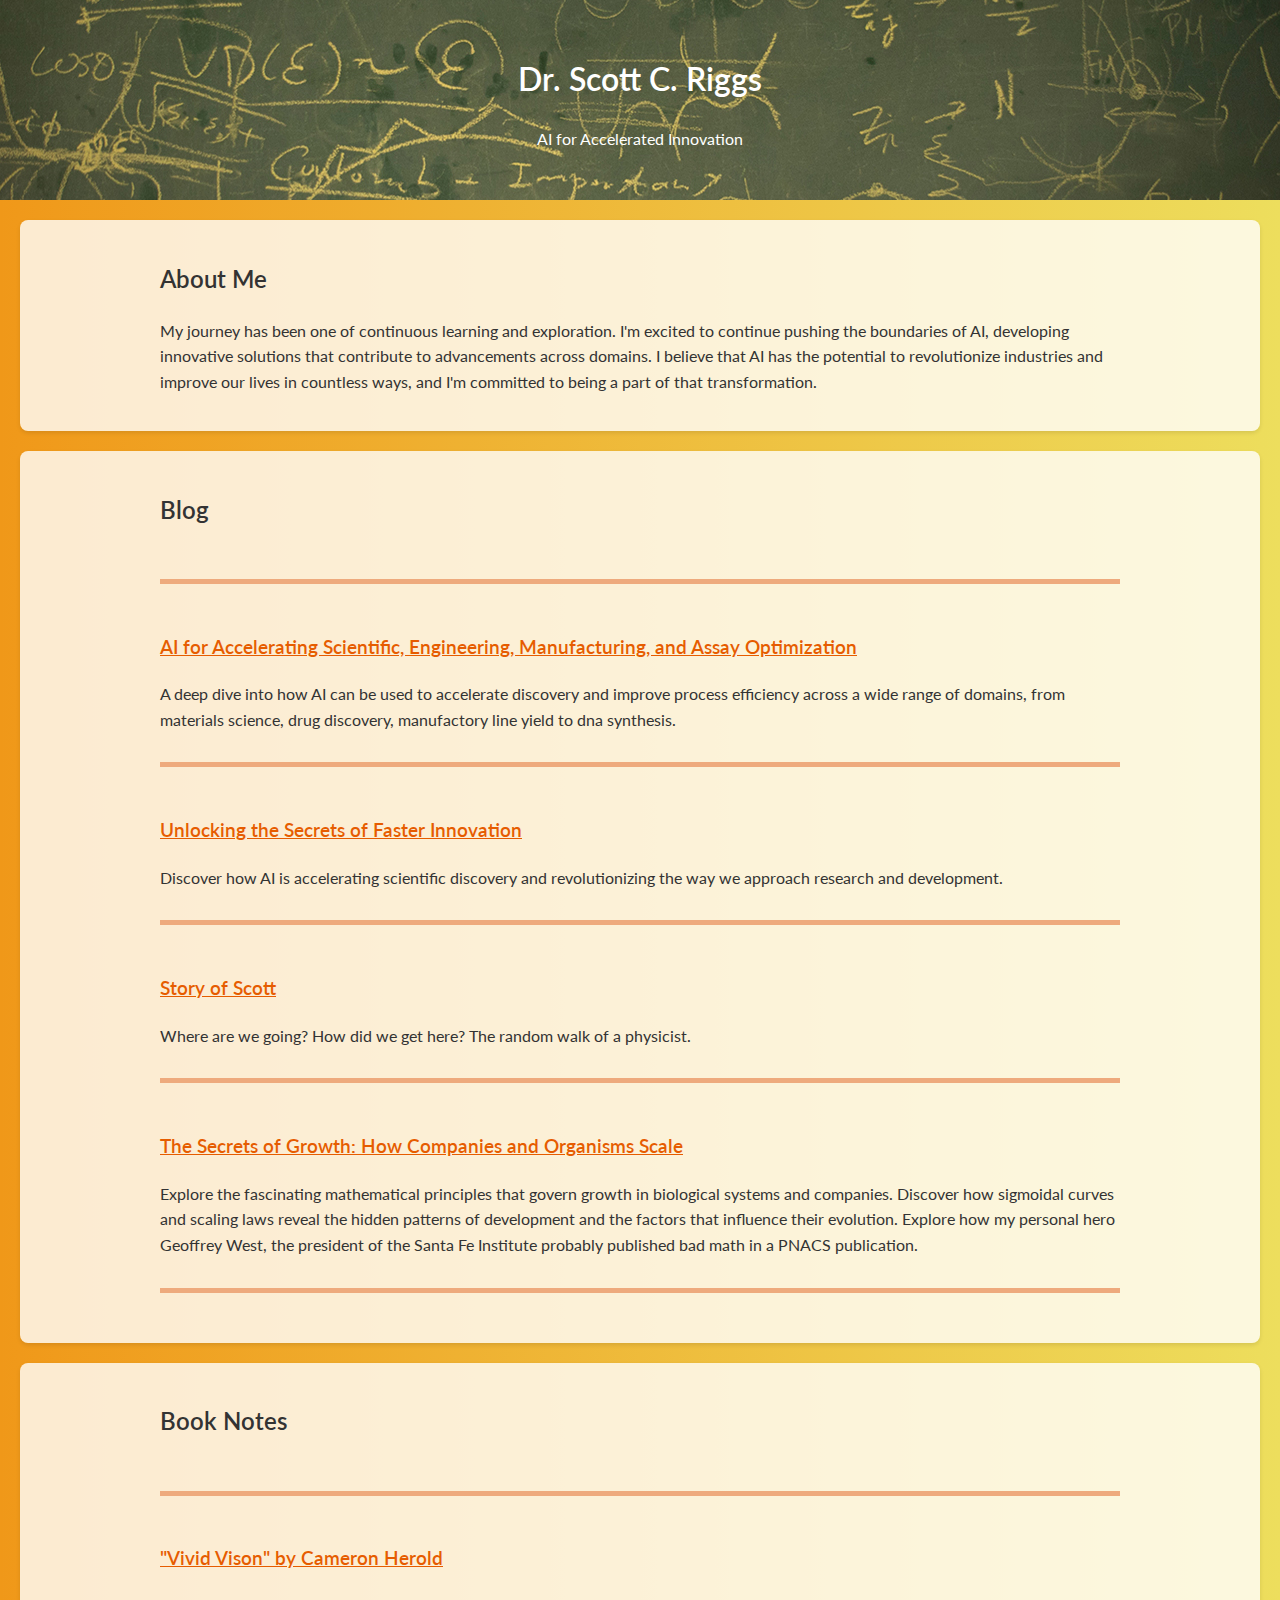
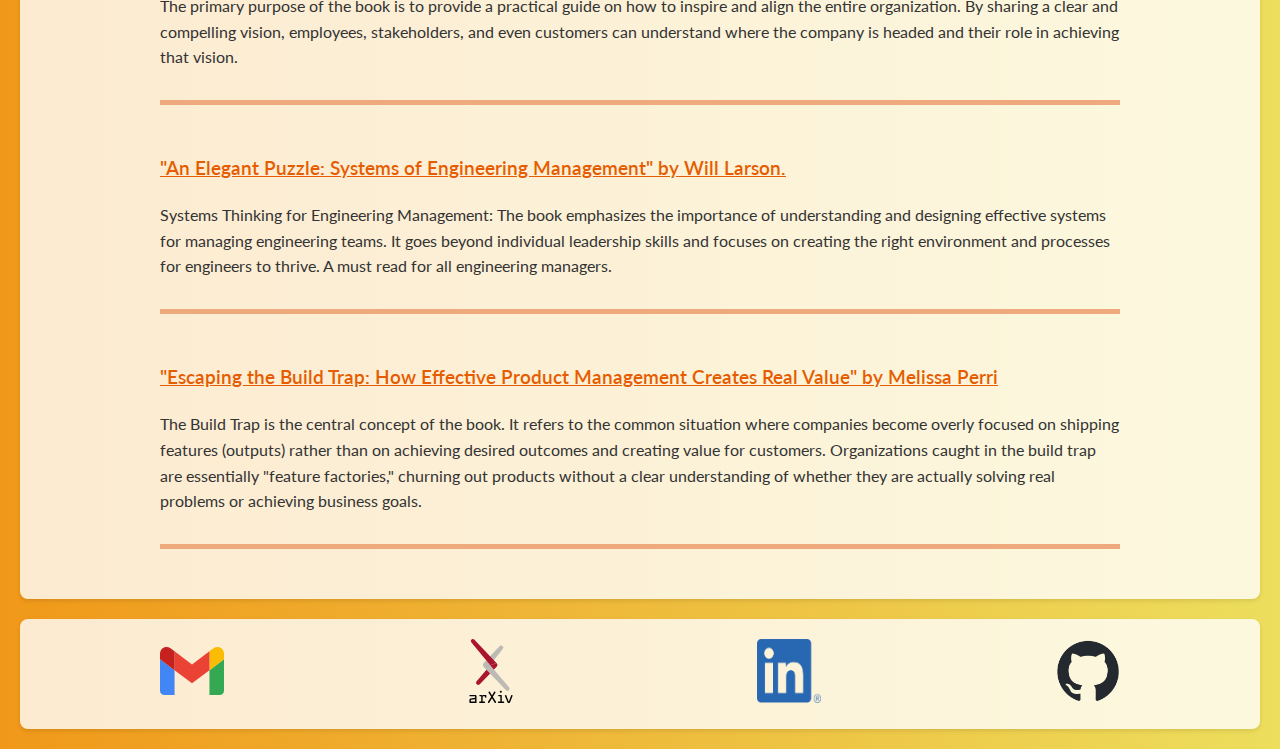
<file: index.html>
<!DOCTYPE html>
<html>
<head>
    <title>Dr. Scott C. Riggs - AI for Accelerated Innovation</title>
    <link href="https://fonts.googleapis.com/css2?family=Lato:wght@400;600&display=swap" rel="stylesheet">
    <link rel="stylesheet" href="styles.css">
</head>
<body>

    <header>
        <div class="container">
            <h1>Dr. Scott C. Riggs</h1>
            <p>AI for Accelerated Innovation</p>
        </div>
    </header>

    <section>
        <div class="container">
            <h2>About Me</h2>
            <p>My journey has been one of continuous learning and exploration. I'm
                excited to continue pushing the boundaries of AI, developing innovative
                solutions that contribute to advancements across domains. I believe that
                AI has the potential to revolutionize industries and improve our lives
                in countless ways, and I'm committed to being a part of that
                transformation.</p>
        </div>
    </section>

    <section>
        <div class="container">
            <h2>Blog</h2>
            <div class="blog-post"></div>

            <div class="blog-post">
                <h3><a href="ai_opt.pdf"> AI for Accelerating Scientific, Engineering,
                    Manufacturing, and Assay Optimization</a></h3>
                <p>A deep dive into how AI can be used to accelerate discovery and
                    improve process efficiency across a wide range of domains, from
                    materials science, drug discovery, manufactory line yield to dna
                    synthesis.</p>
                <!-- <img src="ai_opt_image.jpg" alt="AI for Process Optimization"> -->
                </div>

            <div class="blog-post">
                <h3><a href="ai_inno_opt.html">Unlocking the Secrets of Faster Innovation</a></h3>
                <p>Discover how AI is accelerating scientific discovery and
                    revolutionizing the way we approach research and development.</p>
                <!-- <img src="ai_inno_opt_image.jpg" alt="Unlocking the Secrets of Faster Innovation"> -->

            </div>

            <div class="blog-post">
                <h3><a href="story-of-scott.html">Story of Scott</a></h3>
                <p>Where are we going? How did we get here? The random walk of a
                    physicist.</p>
                <!-- <img src="story-of-scott_image.jpg" alt="Story of Scott"> -->
            </div>

            <div class="blog-post">
                <h3><a href="scaling-laws.pdf">The Secrets of Growth: How Companies and
                    Organisms Scale</a></h3>
                <p>Explore the fascinating mathematical principles that govern growth in
                    biological systems and companies. Discover how sigmoidal curves and
                    scaling laws reveal the hidden patterns of development and the
                    factors that influence their evolution. Explore how my personal hero
                    Geoffrey West, the president of the Santa Fe Institute probably
                    published bad math in a PNACS publication.</p>
                <!--<img src="scaling-laws_image.jpg" alt="The Secrets of Growth"> -->

            </div>

        </div>
    </section>

    <section>
        <div class="container">
            <h2>Book Notes</h2>
            <div class="blog-post"></div>

            <div class="blog-post">
                <h3><a href="vivid-vision.html"> "Vivid Vison" by Cameron Herold</a></h3>
                <p> The primary purpose of the book is to provide a practical guide on 
                    how to inspire and align the entire organization.
                    By sharing a clear and compelling vision, employees, stakeholders, 
                    and even customers can understand where the company is headed and 
                    their role in achieving that vision.</p>
            </div>

            <div class="blog-post">
                <h3><a href="elegant-puzzle.html">"An Elegant Puzzle: Systems of 
                    Engineering Management" by Will Larson.
                </a></h3>
                <p> Systems Thinking for Engineering Management: The book emphasizes the 
                    importance of understanding and designing effective systems for 
                    managing engineering teams. It goes beyond individual leadership 
                    skills and focuses on creating the right environment and processes 
                    for engineers to thrive. A must read for all engineering managers.
                </p>
            </div>

            <div class="blog-post">
                <h3><a href="build-trap.html">"Escaping the Build Trap: How Effective Product Management Creates Real Value" by Melissa Perri
                </a></h3>
                <p> The Build Trap is the central concept of the book. It refers to 
                    the common situation where companies become overly focused on 
                    shipping features (outputs) rather than on achieving desired 
                    outcomes and creating value for customers. Organizations caught in 
                    the build trap are essentially "feature factories," churning out 
                    products without a clear understanding of whether they are actually 
                    solving real problems or achieving business goals.
                </p>
            </div>

        </div>
    </section>

    <section>
        <div class="container"> <div class="contact-icons">
            <a href="mailto:Scott.C.Riggs@gmail.com">
                <img src="Gmail_icon_(2020).svg" alt="Email">
            </a>
            <a href="https://arxiv.org/search/?searchtype=author&query=Riggs%2C+S+C">
                <img src="arxiv-logomark.svg" alt="arXiv">
            </a>
            <a href="https://www.linkedin.com/in/scottcriggs/">
                <img src="LI-In-Bug.png" alt="LinkedIn">
            </a>
            <a href="https://github.com">
                <img src="github-mark.png" alt="GitHub">
            </a>
        </div>
    </div>
</section>

</body>
</html>
</file>
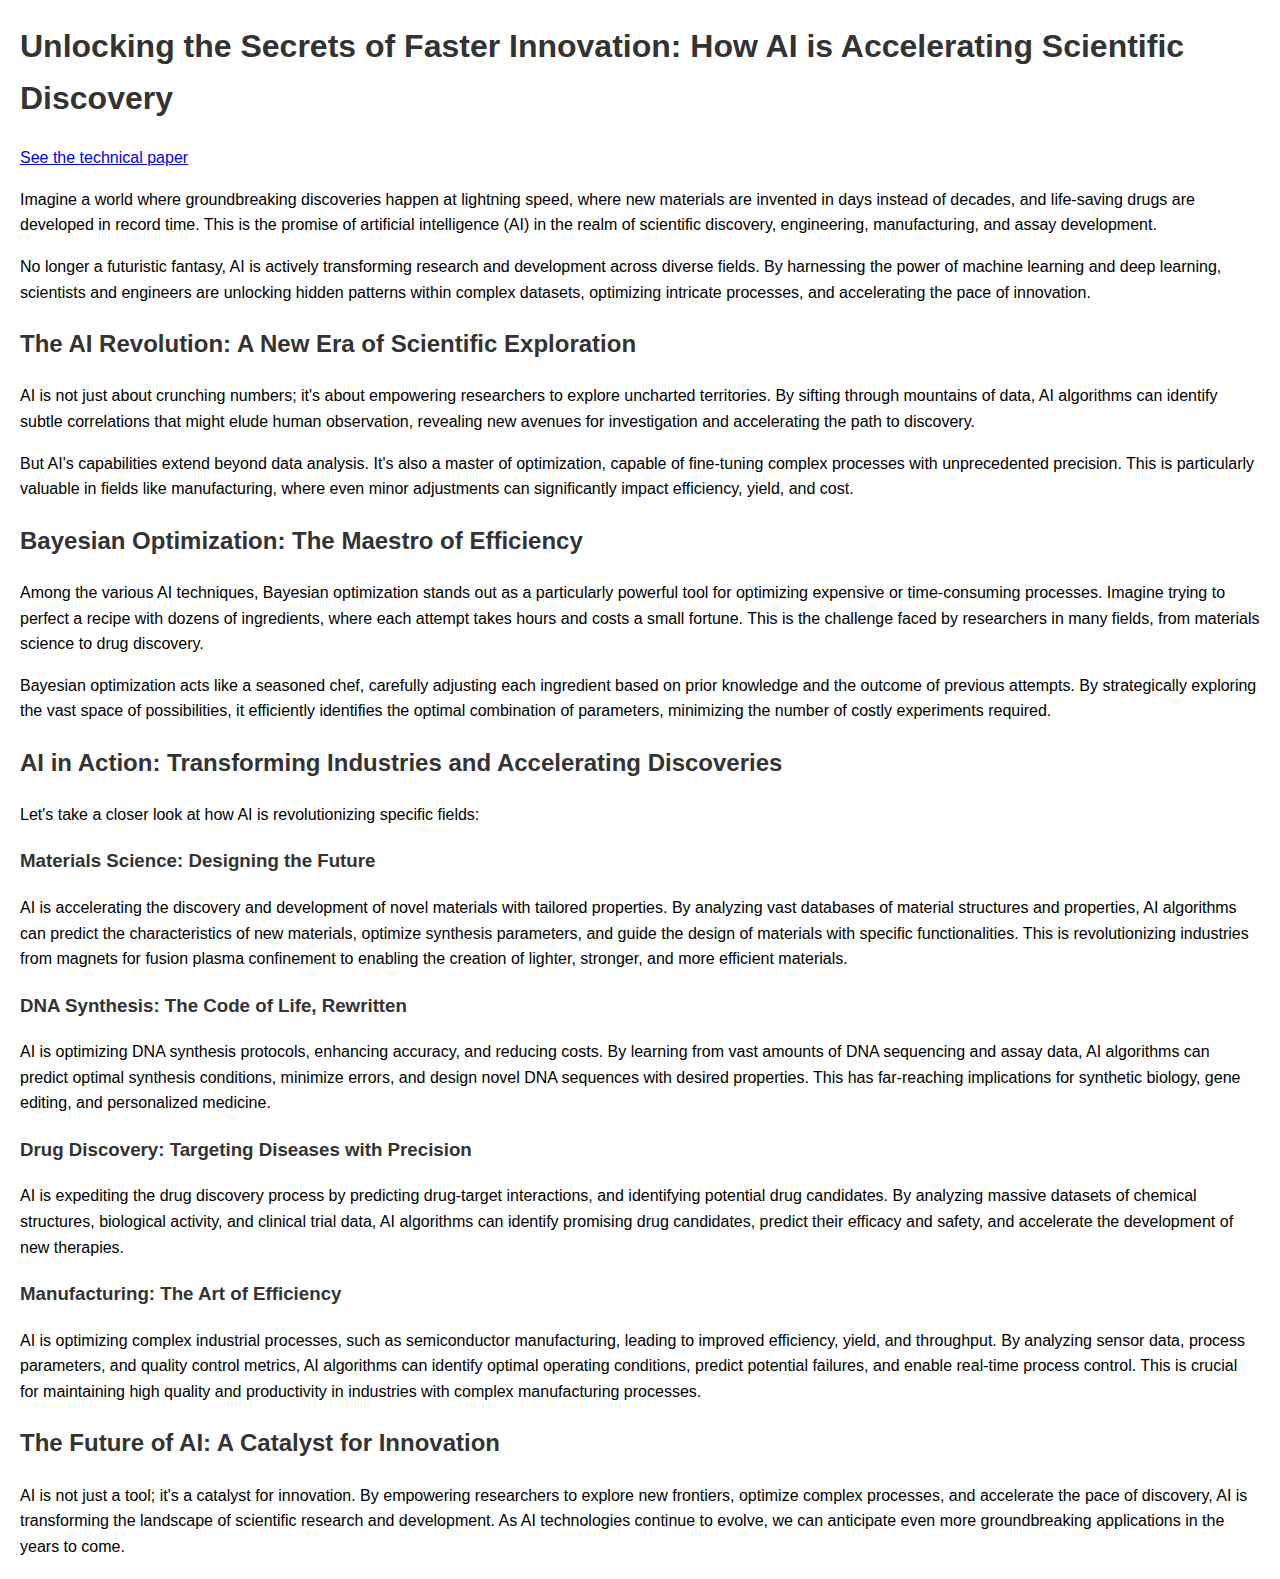
<file: ai_inno_opt.html>
<!DOCTYPE html>
<html lang="en">
<head>
    <meta charset="UTF-8">
    <meta name="viewport" content="width=device-width, initial-scale=1.0">
    <title>Unlocking the Secrets of Faster Innovation: How AI is Accelerating Scientific Discovery</title>
    <style>
        body {
            font-family: sans-serif;
            line-height: 1.6;
            margin: 20px;
        }
        h1, h2, h3, h4 {
            color: #333;
        }
        img {
            max-width: 100%;
            height: auto;
            display: block;
            margin: 20px auto;
        }
        .highlight {
            background-color: #f5f5f5;
            padding: 10px;
            border-radius: 5px;
        }
    </style>
</head>
<body>

    <h1>Unlocking the Secrets of Faster Innovation: How AI is Accelerating Scientific
        Discovery</h1>
        <p><a href="ai_opt.pdf">See the technical paper</a></p>
    <p>Imagine a world where groundbreaking discoveries happen at lightning speed, where
        new materials are invented in days instead of decades, and life-saving drugs are
        developed in record time. This is the promise of artificial intelligence (AI) in
        the realm of scientific discovery, engineering, manufacturing, and assay
        development.</p>

    <p>No longer a futuristic fantasy, AI is actively transforming research and
        development across diverse fields. By harnessing the power of machine learning
        and deep learning, scientists and engineers are unlocking hidden patterns within
        complex datasets, optimizing intricate processes, and accelerating the pace of
        innovation.</p>


    <h2>The AI Revolution: A New Era of Scientific Exploration</h2>
    <p>AI is not just about crunching numbers; it's about empowering researchers to
        explore uncharted territories. By sifting through mountains of data, AI
        algorithms can identify subtle correlations that might elude human observation,
        revealing new avenues for investigation and accelerating the path to
        discovery.</p>

    <p>But AI's capabilities extend beyond data analysis. It's also a master of
        optimization, capable of fine-tuning complex processes with unprecedented
        precision. This is particularly valuable in fields like manufacturing, where
        even minor adjustments can significantly impact efficiency, yield, and cost.</p>


    <h2>Bayesian Optimization: The Maestro of Efficiency</h2>
    <p>Among the various AI techniques, Bayesian optimization stands out as a
        particularly powerful tool for optimizing expensive or time-consuming processes.
        Imagine trying to perfect a recipe with dozens of ingredients, where each attempt
        takes hours and costs a small fortune. This is the challenge faced by
        researchers in many fields, from materials science to drug discovery.</p>

    <p>Bayesian optimization acts like a seasoned chef, carefully adjusting each
        ingredient based on prior knowledge and the outcome of previous attempts. By
        strategically exploring the vast space of possibilities, it efficiently
        identifies the optimal combination of parameters, minimizing the number of
        costly experiments required.</p>


    <h2>AI in Action: Transforming Industries and Accelerating Discoveries</h2>
    <p>Let's take a closer look at how AI is revolutionizing specific fields:</p>


    <h3>Materials Science: Designing the Future</h3>
    <p>AI is accelerating the discovery and development of novel materials with
        tailored properties. By analyzing vast databases of material structures and
        properties, AI algorithms can predict the characteristics of new materials,
        optimize synthesis parameters, and guide the design of materials with specific
        functionalities. This is revolutionizing industries from magnets for fusion
        plasma confinement to enabling the creation of lighter, stronger, and more
        efficient materials.</p>


    <h3>DNA Synthesis: The Code of Life, Rewritten</h3>
    <p>AI is optimizing DNA synthesis protocols, enhancing accuracy, and reducing costs.
        By learning from vast amounts of DNA sequencing and assay data, AI algorithms
        can predict optimal synthesis conditions, minimize errors, and design novel
        DNA sequences with desired properties. This has far-reaching implications
        for synthetic biology, gene editing, and personalized medicine.</p>


    <h3>Drug Discovery: Targeting Diseases with Precision</h3>
    <p>AI is expediting the drug discovery process by predicting drug-target
        interactions, and identifying potential drug candidates. By analyzing massive
        datasets of chemical structures, biological activity, and clinical trial data,
        AI algorithms can identify promising drug candidates, predict their efficacy
        and safety, and accelerate the development of new therapies.</p>


    <h3>Manufacturing: The Art of Efficiency</h3>
    <p>AI is optimizing complex industrial processes, such as semiconductor
        manufacturing, leading to improved efficiency, yield, and throughput. By
        analyzing sensor data, process parameters, and quality control metrics, AI
        algorithms can identify optimal operating conditions, predict potential failures,
        and enable real-time process control. This is crucial for maintaining high
        quality and productivity in industries with complex manufacturing processes.</p>


    <h2>The Future of AI: A Catalyst for Innovation</h2>
    <p>AI is not just a tool; it's a catalyst for innovation. By empowering researchers
        to explore new frontiers, optimize complex processes, and accelerate the pace of
        discovery, AI is transforming the landscape of scientific research and
        development. As AI technologies continue to evolve, we can anticipate even
        more groundbreaking applications in the years to come.</p>
</body>
</html>
</file>
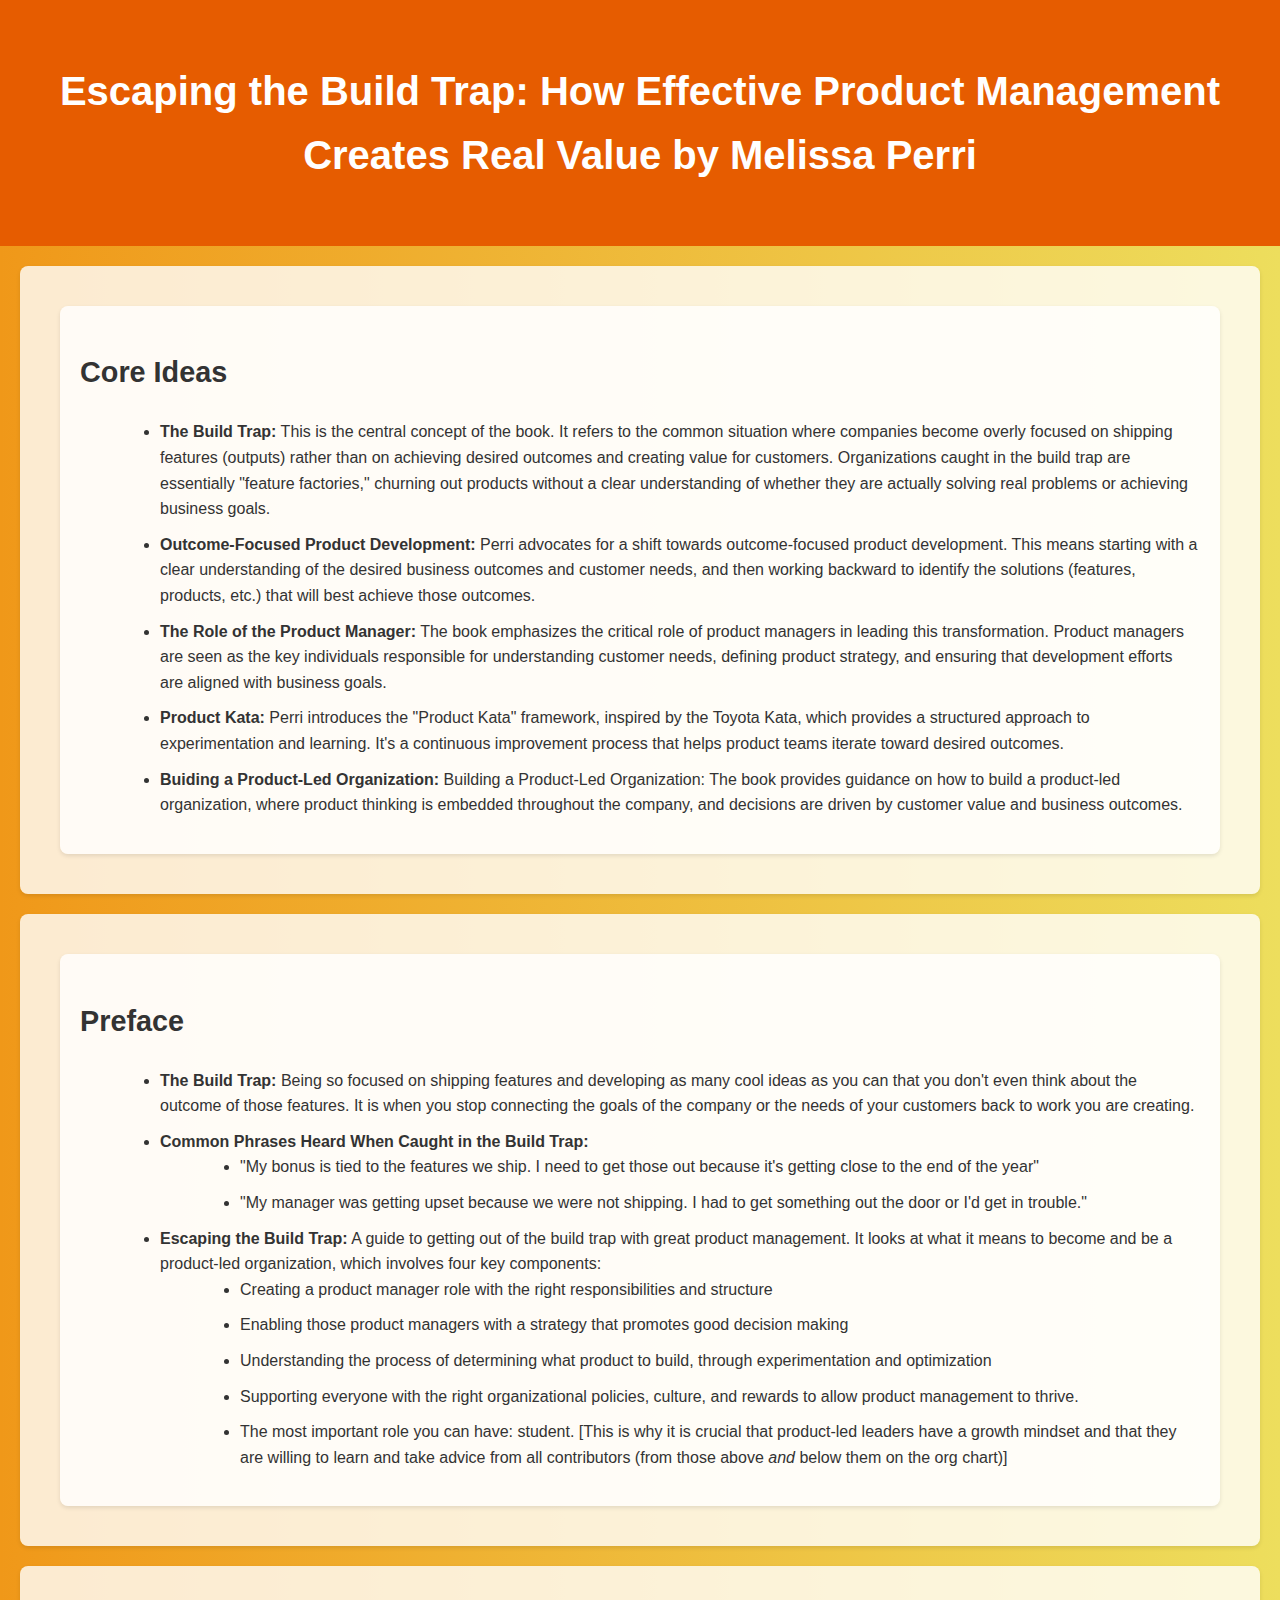
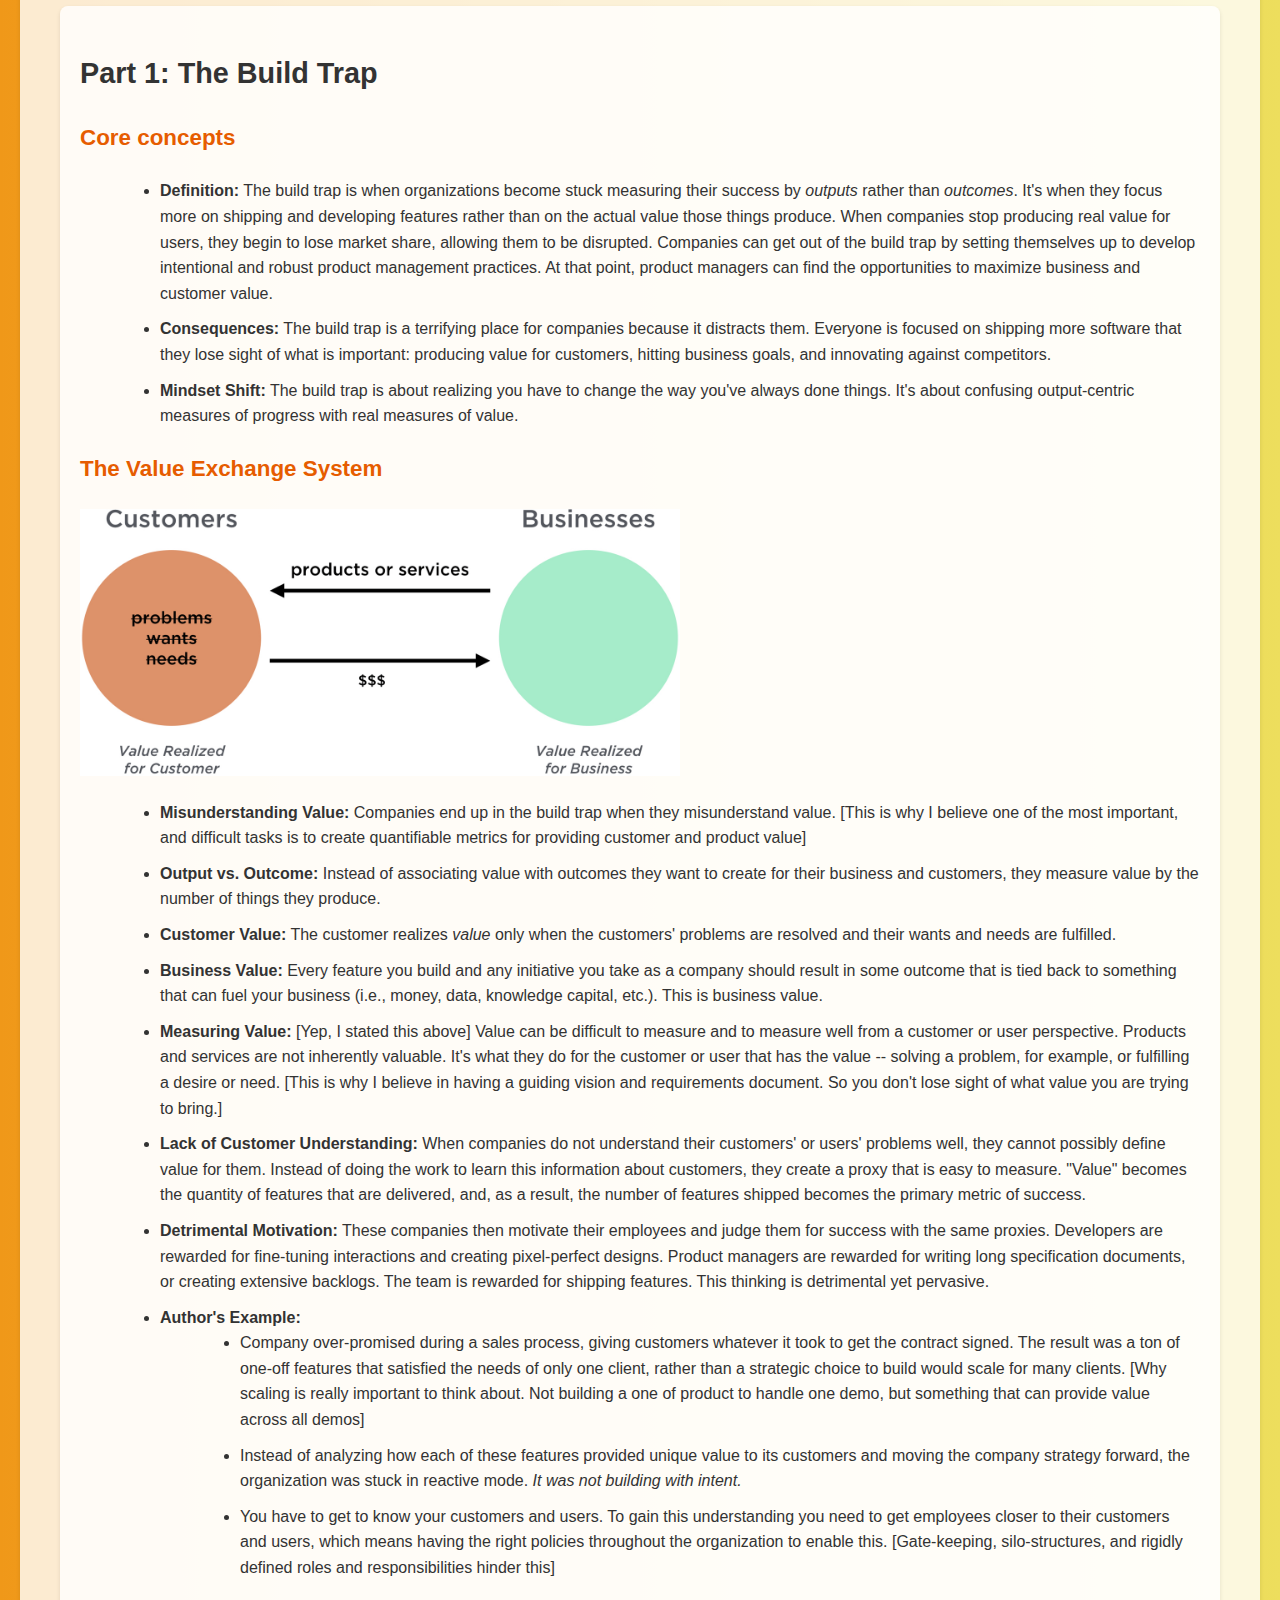
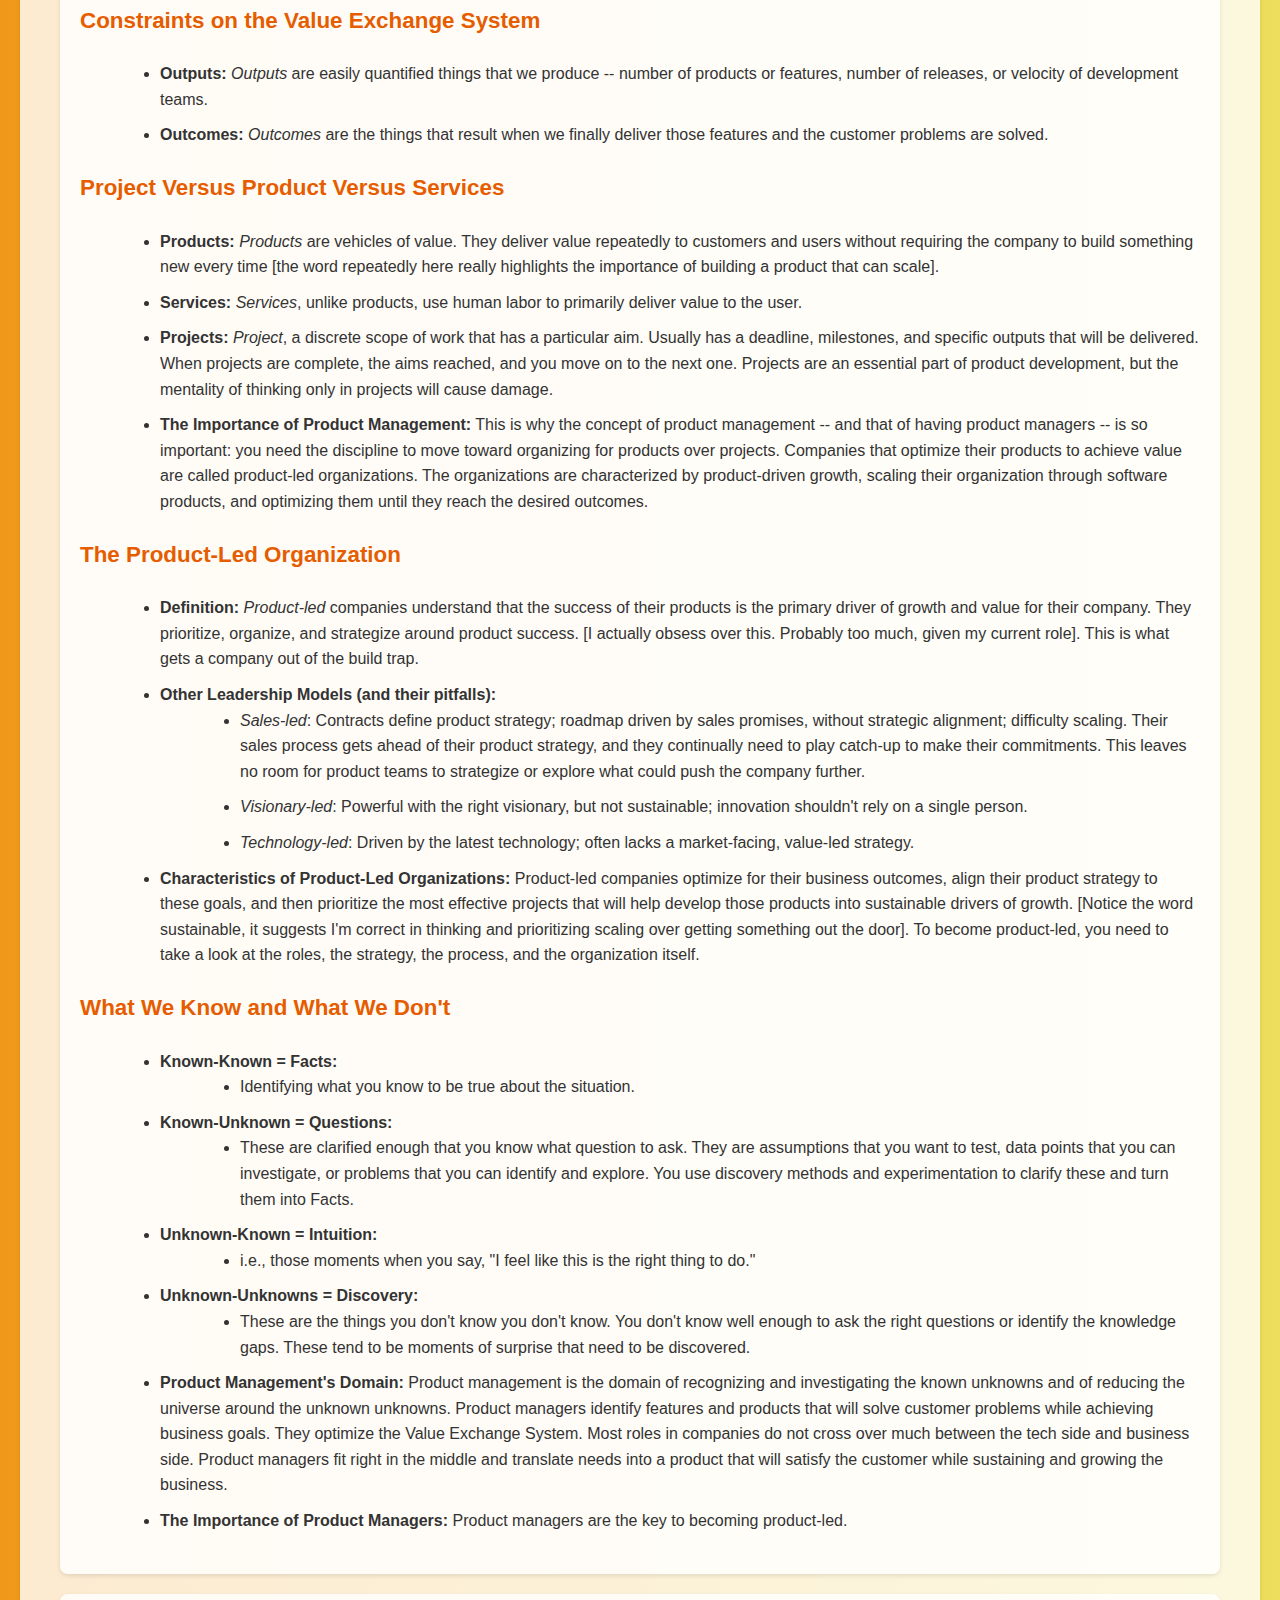
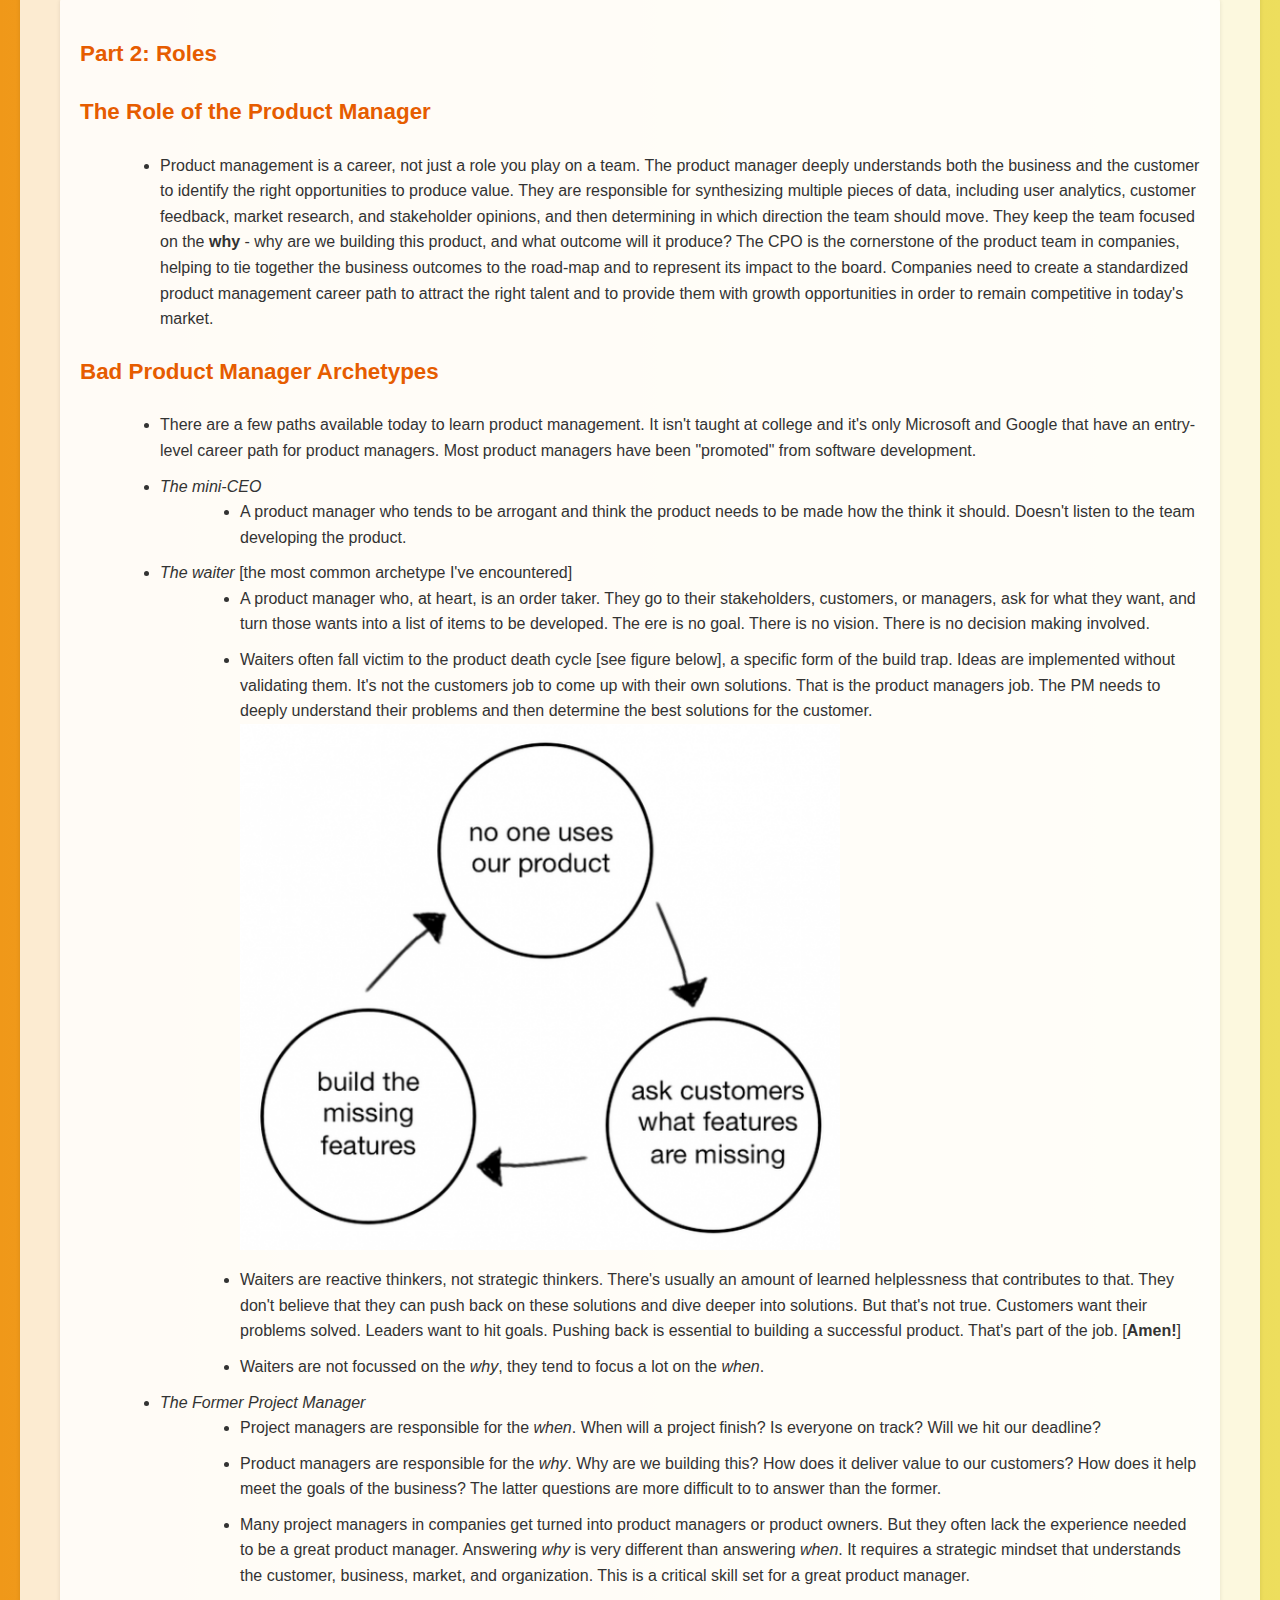
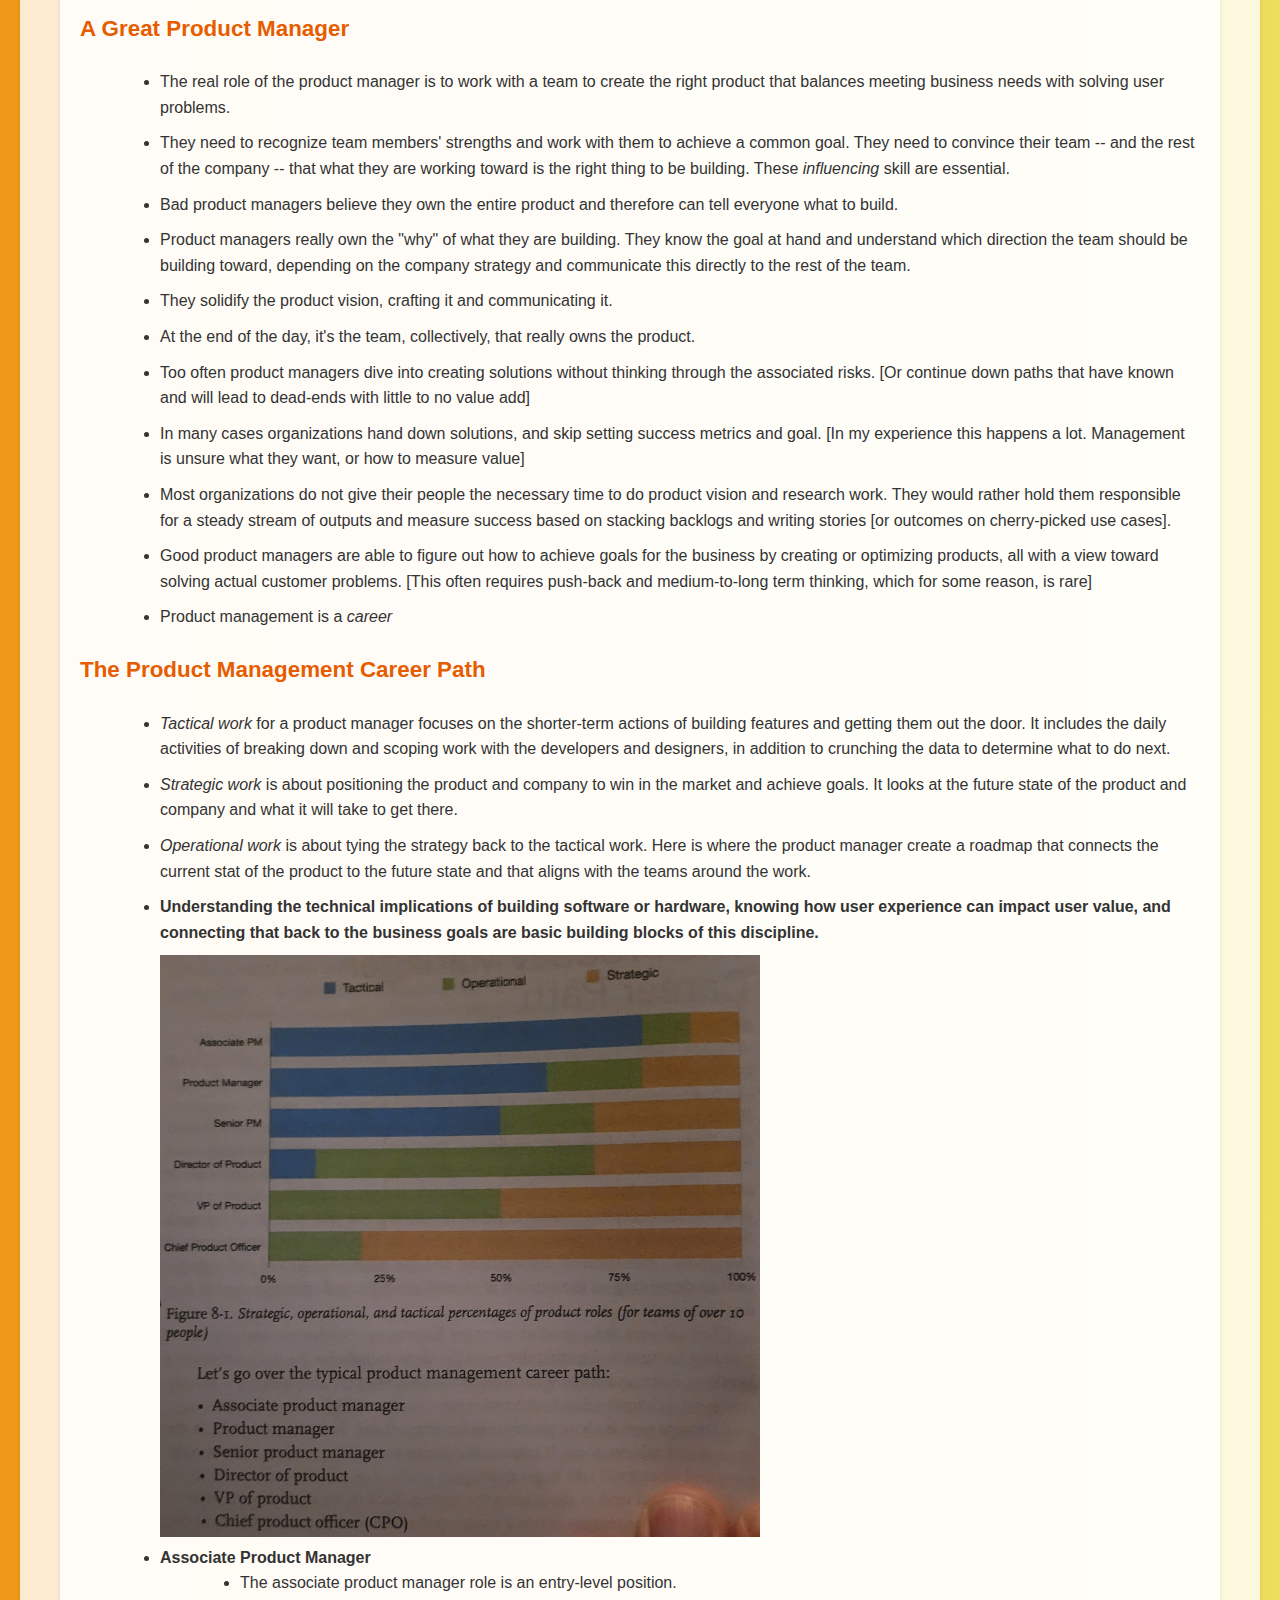
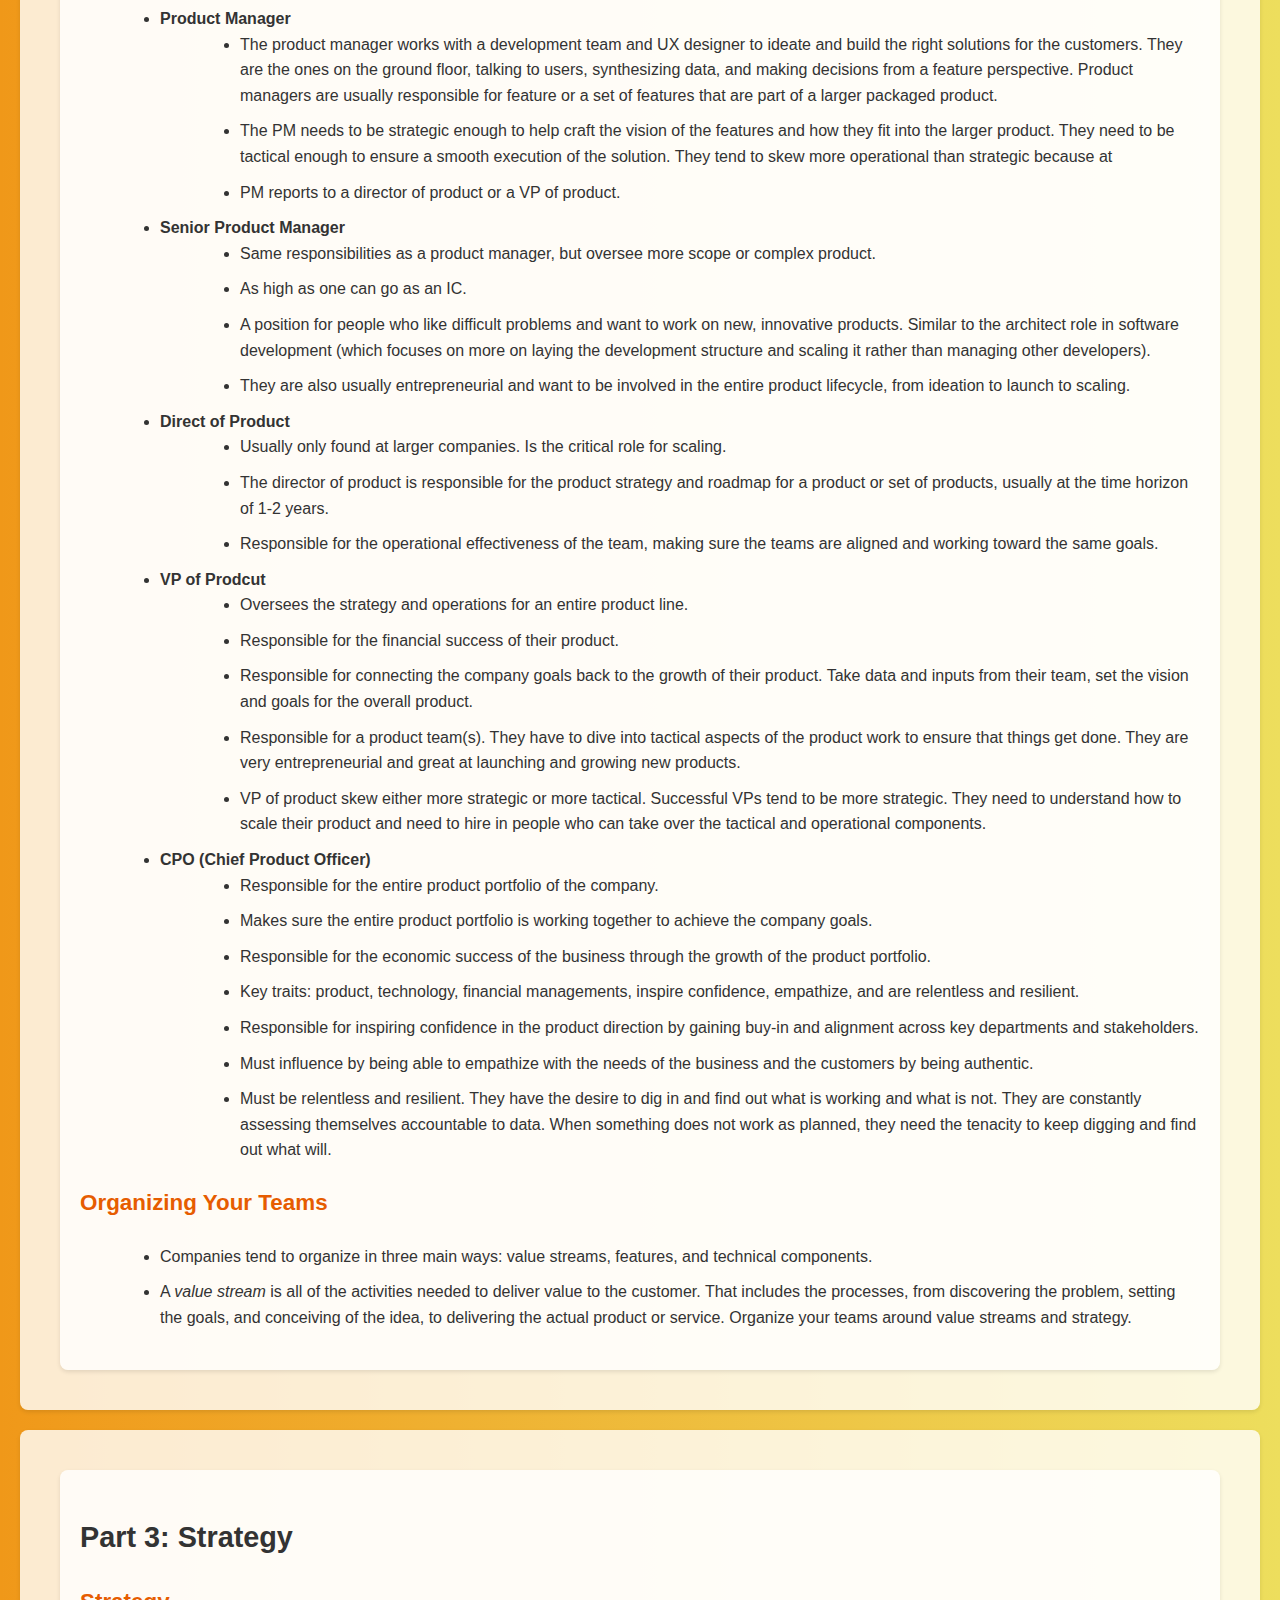
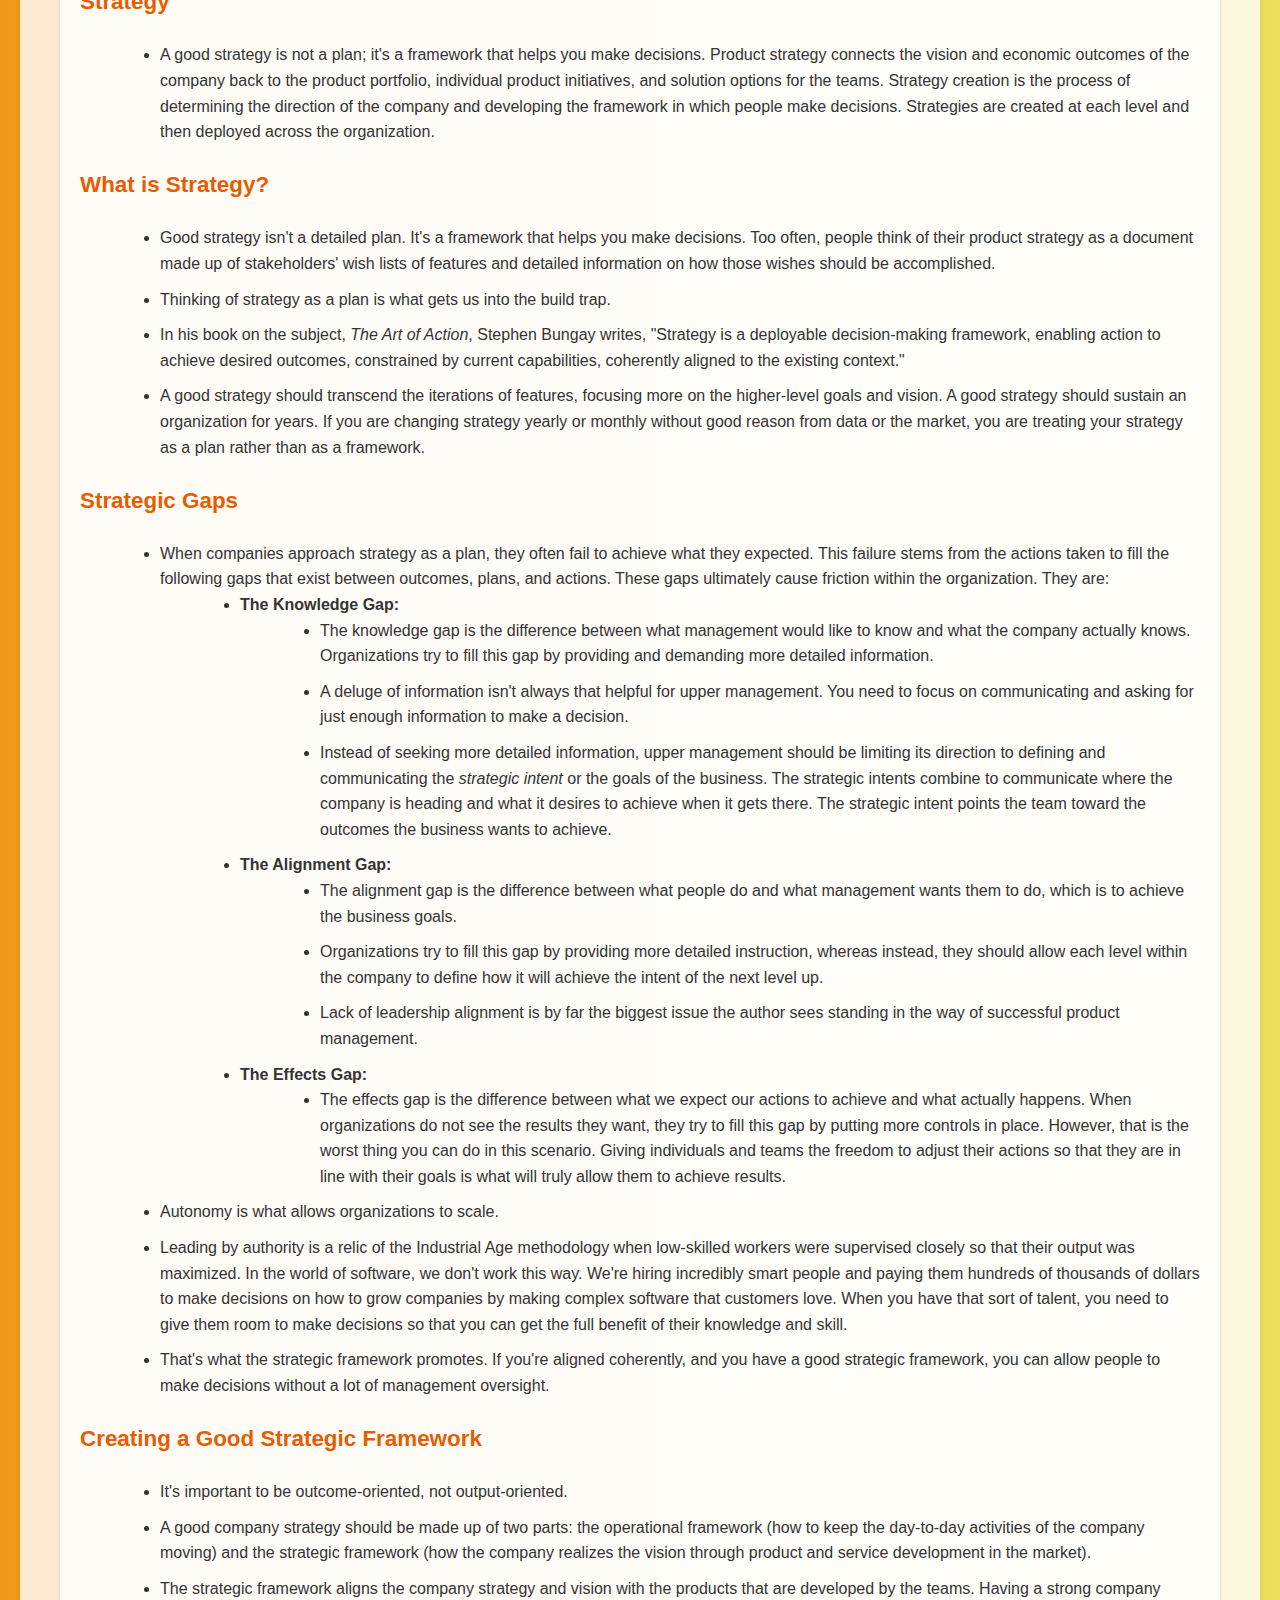
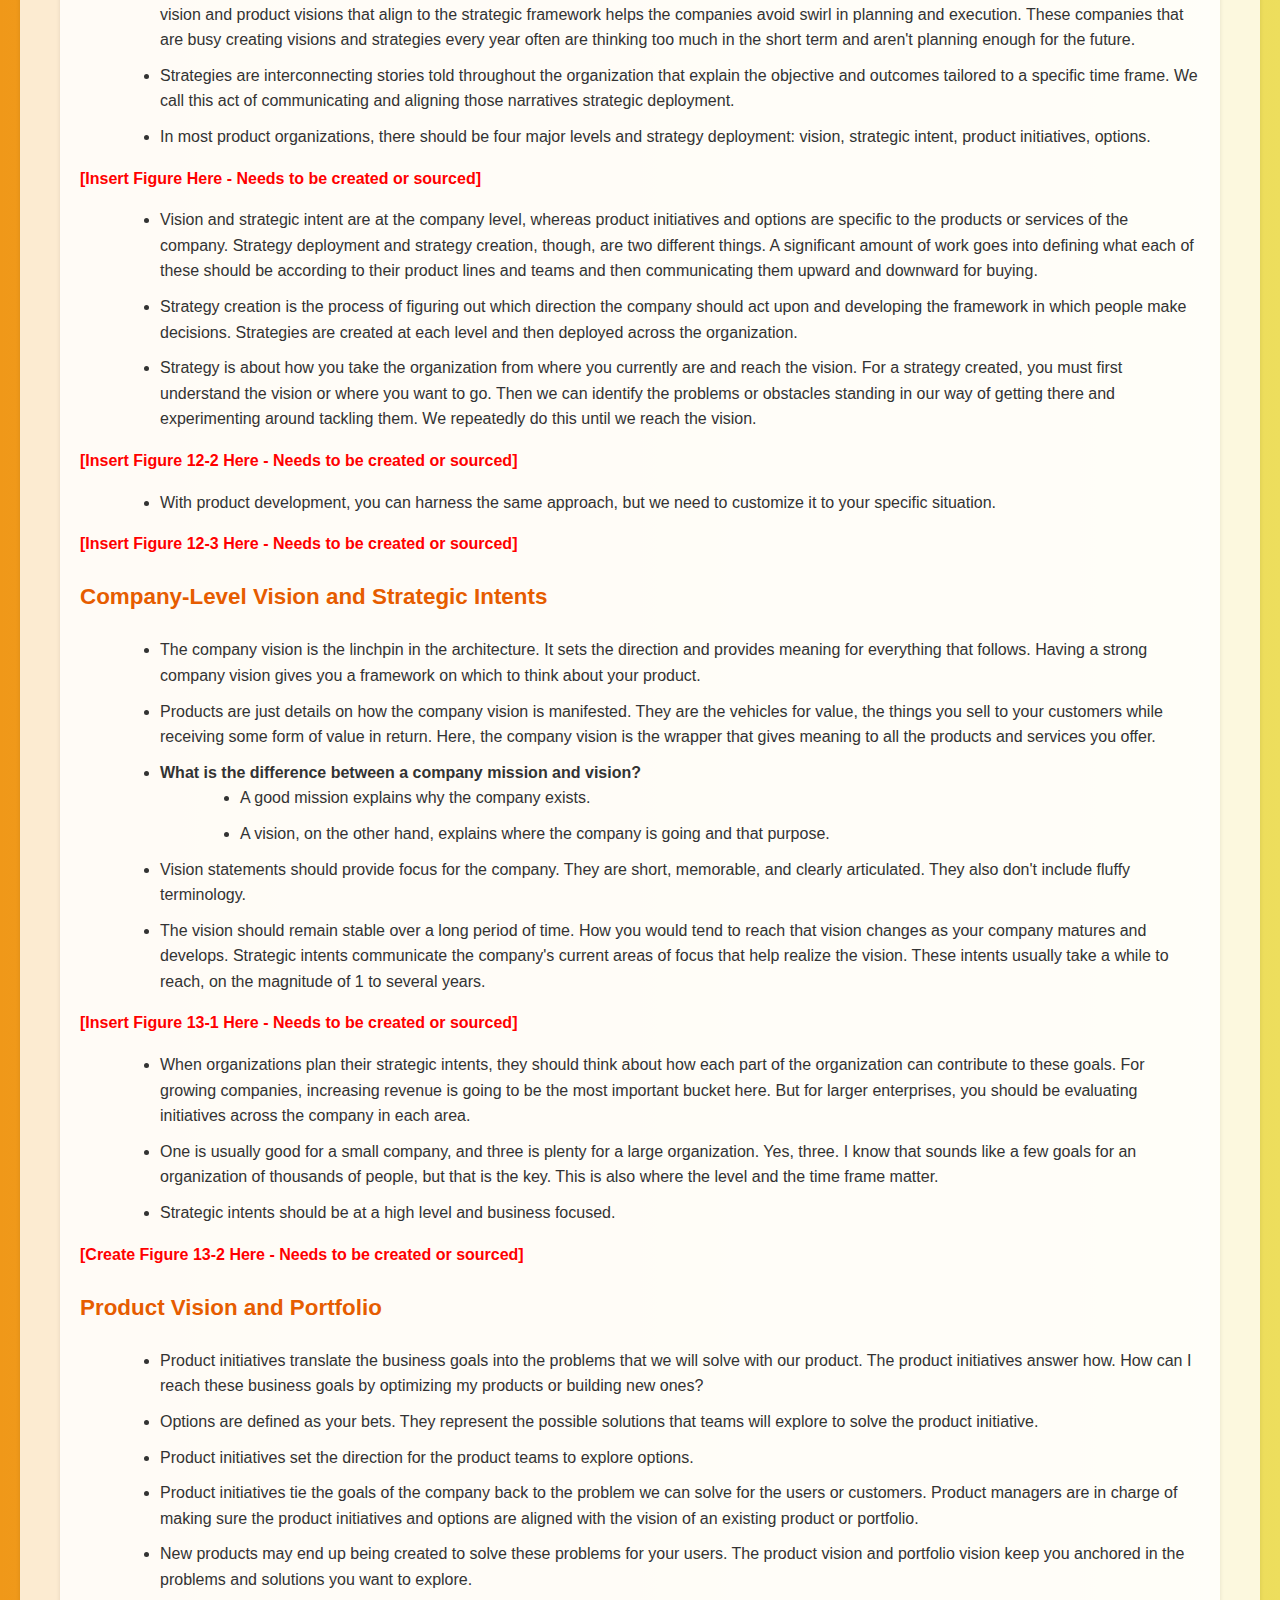
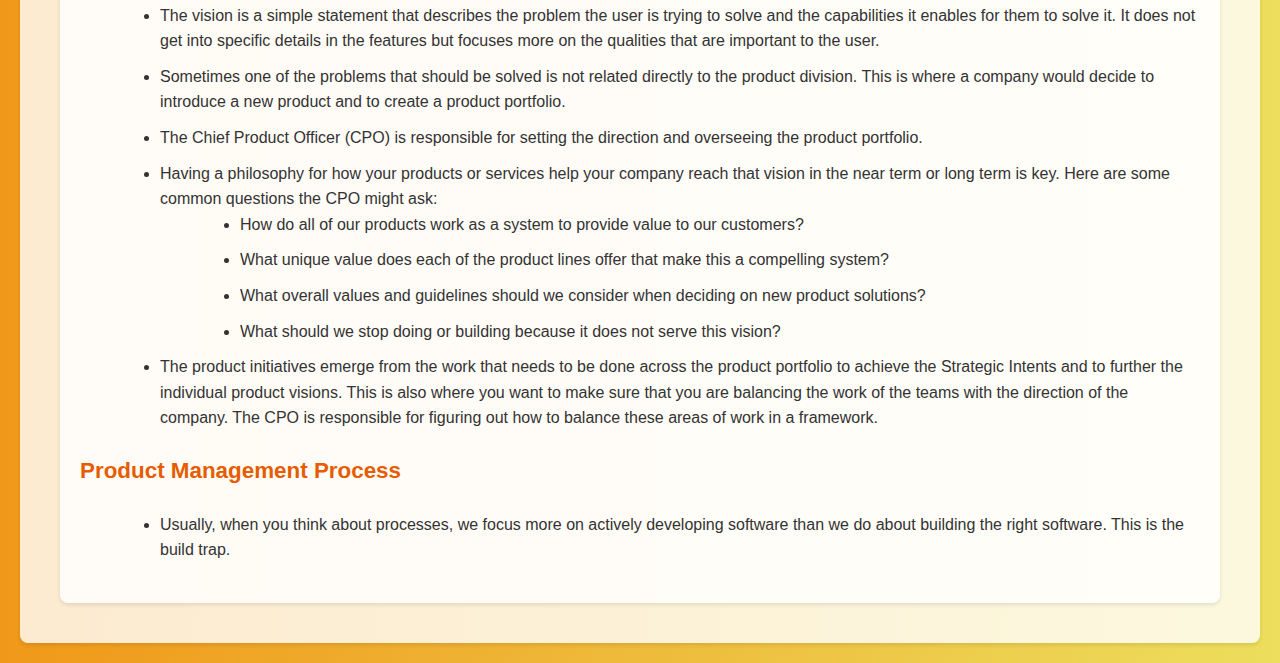
<file: build-trap.html>
<!DOCTYPE html>
<html lang="en">
<head>
    <meta charset="UTF-8">
    <meta name="viewport" content="width=device-width, initial-scale=1.0">
    <title>Escaping the Build Trap</title>
    <link rel="stylesheet" href="styles-book-review.css">
</head>
<body>
    <article class="book-review`">
        <header>
            <h1>Escaping the Build Trap: How Effective Product Management Creates Real Value by Melissa Perri</h1>
        </header>
      
        <section class="part">
            <section class="chapter">
                <h2>Core Ideas</h2>
                <ul>
                    <li><b>The Build Trap:</b> This is the central concept of the book. It refers to the common situation where companies become overly focused on shipping features (outputs) rather than on achieving desired outcomes and creating value for customers. Organizations caught in the build trap are essentially "feature factories," churning out products without a clear understanding of whether they are actually solving real problems or achieving business goals.</li>
                    <li><b>Outcome-Focused Product Development:</b> Perri advocates for a shift towards outcome-focused product development. This means starting with a clear understanding of the desired business outcomes and customer needs, and then working backward to identify the solutions (features, products, etc.) that will best achieve those outcomes.</li>
                    <li><b>The Role of the Product Manager:</b> The book emphasizes the critical role of product managers in leading this transformation. Product managers are seen as the key individuals responsible for understanding customer needs, defining product strategy, and ensuring that development efforts are aligned with business goals.</li>
                    <li><b>Product Kata:</b> Perri introduces the "Product Kata" framework, inspired by the Toyota Kata, which provides a structured approach to experimentation and learning. It's a continuous improvement process that helps product teams iterate toward desired outcomes.</li>
                    <li><b>Buiding a Product-Led Organization:</b> Building a Product-Led Organization: The book provides guidance on how to build a product-led organization, where product thinking is embedded throughout the company, and decisions are driven by customer value and business outcomes.</li>
                </ul>
            </section>
        </section>

            
        <section class="part">
            <section class="chapter">
                <h2>Preface</h2>
                <ul>
                    <li><strong>The Build Trap:</strong> Being so focused on shipping features and developing as many cool ideas as you can that you don't even think about the outcome of those features. It is when you stop connecting the goals of the company or the needs of your customers back to work you are creating.</li>
                    <li><strong>Common Phrases Heard When Caught in the Build Trap:</strong>
                        <ul>
                            <li>"My bonus is tied to the features we ship. I need to get those out because it's getting close to the end of the year"</li>
                            <li>"My manager was getting upset because we were not shipping. I had to get something out the door or I'd get in trouble."</li>
                        </ul>
                    </li>
                    <li><strong>Escaping the Build Trap:</strong> A guide to getting out of the build trap with great product management. It looks at what it means to become and be a product-led organization, which involves four key components:
                        <ul>
                            <li>Creating a product manager role with the right responsibilities and structure</li>
                            <li>Enabling those product managers with a strategy that promotes good decision making</li>
                            <li>Understanding the process of determining what product to build, through experimentation and optimization</li>
                            <li>Supporting everyone with the right organizational policies, culture, and rewards to allow product management to thrive.</li>
                            <li>The most important role you can have: student. [This is why it is crucial that product-led leaders have a growth mindset and that they are willing to learn and take advice from all contributors (from those above <em>and</em> below them on the org chart)]</li>
                        </ul>
                    </li>
                </ul>
            </section>
        </section>

            
        <section class="part">
            <section class="chapter">
                <section class="sub-chapter">
                    <h2>Part 1: The Build Trap</h2>
                    <h3>Core concepts</h3>
                    <ul>
                        <li><strong>Definition:</strong> The build trap is when organizations become stuck measuring their success by <em>outputs</em> rather than <em>outcomes</em>. It's when they focus more on shipping and developing features rather than on the actual value those things produce. When companies stop producing real value for users, they begin to lose market share, allowing them to be disrupted. Companies can get out of the build trap by setting themselves up to develop intentional and robust product management practices. At that point, product managers can find the opportunities to maximize business and customer value.</li>
                        <li><strong>Consequences:</strong> The build trap is a terrifying place for companies because it distracts them. Everyone is focused on shipping more software that they lose sight of what is important: producing value for customers, hitting business goals, and innovating against competitors.</li>
                        <li><strong>Mindset Shift:</strong> The build trap is about realizing you have to change the way you've always done things. It's about confusing output-centric measures of progress with real measures of value.</li>
                    </ul>
                </section>
        
                
                <section class="sub-chapter">
                    <h3>The Value Exchange System</h3>
                    <img src=./value-exchange-simple-diagram.png alt="Value Exchange Diagram" width="600"/>
                    <ul>
                        <li><strong>Misunderstanding Value:</strong> Companies end up in the build trap when they misunderstand value. [This is why I believe one of the most important, and difficult tasks is to create quantifiable metrics for providing customer and product value]</li>
                        <li><strong>Output vs. Outcome:</strong> Instead of associating value with outcomes they want to create for their business and customers, they measure value by the number of things they produce.</li>
                        <li><strong>Customer Value:</strong> The customer realizes <em>value</em> only when the customers' problems are resolved and their wants and needs are fulfilled.</li>
                        <li><strong>Business Value:</strong> Every feature you build and any initiative you take as a company should result in some outcome that is tied back to something that can fuel your business (i.e., money, data, knowledge capital, etc.). This is business value.</li>
                        <li><strong>Measuring Value:</strong> [Yep, I stated this above] Value can be difficult to measure and to measure well from a customer or user perspective. Products and services are not inherently valuable. It's what they do for the customer or user that has the value -- solving a problem, for example, or fulfilling a desire or need. [This is why I believe in having a guiding vision and requirements document. So you don't lose sight of what value you are trying to bring.]</li>
                        <li><strong>Lack of Customer Understanding:</strong> When companies do not understand their customers' or users' problems well, they cannot possibly define value for them. Instead of doing the work to learn this information about customers, they create a proxy that is easy to measure. "Value" becomes the quantity of features that are delivered, and, as a result, the number of features shipped becomes the primary metric of success.</li>
                        <li><strong>Detrimental Motivation:</strong> These companies then motivate their employees and judge them for success with the same proxies. Developers are rewarded for fine-tuning interactions and creating pixel-perfect designs. Product managers are rewarded for writing long specification documents, or creating extensive backlogs. The team is rewarded for shipping features. This thinking is detrimental yet pervasive.</li>
                        <li><strong>Author's Example:</strong>
                            <ul>
                                <li>Company over-promised during a sales process, giving customers whatever it took to get the contract signed. The result was a ton of one-off features that satisfied the needs of only one client, rather than a strategic choice to build would scale for many clients. [Why scaling is really important to think about. Not building a one of product to handle one demo, but something that can provide value across all demos]</li>
                                <li>Instead of analyzing how each of these features provided unique value to its customers and moving the company strategy forward, the organization was stuck in reactive mode. <em>It was not building with intent.</em></li>
                                <li>You have to get to know your customers and users. To gain this understanding you need to get employees closer to their customers and users, which means having the right policies throughout the organization to enable this. [Gate-keeping, silo-structures, and rigidly defined roles and responsibilities hinder this]</li>
                            </ul>
                        </li>
                    </ul>
                </section>
            
                <section class="sub-chapter">
                    <h3>Constraints on the Value Exchange System</h3>
                    <ul>
                        <li><strong>Outputs:</strong> <em>Outputs</em> are easily quantified things that we produce -- number of products or features, number of releases, or velocity of development teams.</li>
                        <li><strong>Outcomes:</strong> <em>Outcomes</em> are the things that result when we finally deliver those features and the customer problems are solved.</li>
                    </ul>
                </section>
    
                <section class="sub-chapter">
                    <h3>Project Versus Product Versus Services</h3>
                    <ul>
                        <li><strong>Products:</strong> <em>Products</em> are vehicles of value. They deliver value repeatedly to customers and users without requiring the company to build something new every time [the word repeatedly here really highlights the importance of building a product that can scale].</li>
                        <li><strong>Services:</strong> <em>Services</em>, unlike products, use human labor to primarily deliver value to the user.</li>
                        <li><strong>Projects:</strong> <em>Project</em>, a discrete scope of work that has a particular aim. Usually has a deadline, milestones, and specific outputs that will be delivered. When projects are complete, the aims reached, and you move on to the next one. Projects are an essential part of product development, but the mentality of thinking only in projects will cause damage.</li>
                        <li><strong>The Importance of Product Management:</strong> This is why the concept of product management -- and that of having product managers -- is so important: you need the discipline to move toward organizing for products over projects. Companies that optimize their products to achieve value are called product-led organizations. The organizations are characterized by product-driven growth, scaling their organization through software products, and optimizing them until they reach the desired outcomes.</li>
                    </ul>
                </section>


                <section class="sub-chapter">
                    <h3>The Product-Led Organization</h3>
                    <ul>
                        <li><strong>Definition:</strong> <em>Product-led</em> companies understand that the success of their products is the primary driver of growth and value for their company. They prioritize, organize, and strategize around product success. [I actually obsess over this. Probably too much, given my current role]. This is what gets a company out of the build trap.</li>
                        <li><strong>Other Leadership Models (and their pitfalls):</strong>
                            <ul>
                                <li><em>Sales-led</em>: Contracts define product strategy; roadmap driven by sales promises, without strategic alignment; difficulty scaling. Their sales process gets ahead of their product strategy, and they continually need to play catch-up to make their commitments. This leaves no room for product teams to strategize or explore what could push the company further.</li>
                                <li><em>Visionary-led</em>: Powerful with the right visionary, but not sustainable; innovation shouldn't rely on a single person.</li>
                                <li><em>Technology-led</em>: Driven by the latest technology; often lacks a market-facing, value-led strategy.</li>
                            </ul>
                        </li>
                        <li><strong>Characteristics of Product-Led Organizations:</strong> Product-led companies optimize for their business outcomes, align their product strategy to these goals, and then prioritize the most effective projects that will help develop those products into sustainable drivers of growth. [Notice the word sustainable, it suggests I'm correct in thinking and prioritizing scaling over getting something out the door]. To become product-led, you need to take a look at the roles, the strategy, the process, and the organization itself.</li>
                    </ul>
                </section>

                <section class="sub-chapter">
                    <h3>What We Know and What We Don't</h3>
                    <ul>
                        <li><strong>Known-Known = Facts:</strong>
                            <ul>
                                <li>Identifying what you know to be true about the situation.</li>
                            </ul>
                        </li>
                        <li><strong>Known-Unknown = Questions:</strong>
                            <ul>
                                <li>These are clarified enough that you know what question to ask. They are assumptions that you want to test, data points that you can investigate, or problems that you can identify and explore. You use discovery methods and experimentation to clarify these and turn them into Facts.</li>
                            </ul>
                        </li>
                        <li><strong>Unknown-Known = Intuition:</strong>
                            <ul>
                                <li>i.e., those moments when you say, "I feel like this is the right thing to do."</li>
                            </ul>
                        </li>
                        <li><strong>Unknown-Unknowns = Discovery:</strong>
                            <ul>
                                <li>These are the things you don't know you don't know. You don't know well enough to ask the right questions or identify the knowledge gaps. These tend to be moments of surprise that need to be discovered.</li>
                            </ul>
                        </li>
                        <li><strong>Product Management's Domain:</strong> Product management is the domain of recognizing and investigating the known unknowns and of reducing the universe around the unknown unknowns. Product managers identify features and products that will solve customer problems while achieving business goals. They optimize the Value Exchange System. Most roles in companies do not cross over much between the tech side and business side. Product managers fit right in the middle and translate needs into a product that will satisfy the customer while sustaining and growing the business.</li>
                        <li><strong>The Importance of Product Managers:</strong> Product managers are the key to becoming product-led.</li>
                    </ul>
                </section>
            </section>

            <section class="chapter">
                <h3>Part 2: Roles</h3>

                <section class="sub-chapter">
                    <h3>The Role of the Product Manager</h3>
                    <ul>
                        <li>Product management is a career, not just a role you play on a team. The product manager deeply understands both the business and the customer to identify the right opportunities to produce value. They are responsible for synthesizing multiple pieces of data, including user analytics, customer feedback, market research, and stakeholder opinions, and then determining in which direction the team should move. They keep the team focused on the <strong>why</strong> - why are we building this product, and what outcome will it produce? The CPO is the cornerstone of the product team in companies, helping to tie together the business outcomes to the road-map and to represent its impact to the board. Companies need to create a standardized product management career path to attract the right talent and to provide them with growth opportunities in order to remain competitive in today's market.</li>
                    </ul>
                </section>

                <section class="sub-chapter">
                    <h3>Bad Product Manager Archetypes</h3>
                    <ul>
                        <li>There are a few paths available today to learn product management. It isn't taught at college and it's only Microsoft and Google that have an entry-level career path for product managers. Most product managers have been "promoted" from software development.</li>
                        <li><em>The mini-CEO</em>
                            <ul>
                                <li>A product manager who tends to be arrogant and think the product needs to be made how the think it should. Doesn't listen to the team developing the product.</li>
                            </ul>
                        </li>
                        <li><em>The waiter</em> [the most common archetype I've encountered]
                            <ul>
                                <li>A product manager who, at heart, is an order taker. They go to their stakeholders, customers, or managers, ask for what they want, and turn those wants into a list of items to be developed. The ere is no goal. There is no vision. There is no decision making involved.</li>
                                <li>Waiters often fall victim to the product death cycle [see figure below], a specific form of the build trap. Ideas are implemented without validating them. It's not the customers job to come up with their own solutions. That is the product managers job. The PM needs to deeply understand their problems and then determine the best solutions for the customer.
                                    <img src="product_death_cycle.png" alt="Product Death Cycle" width="600"/>
                                </li>
                                <li>Waiters are reactive thinkers, not strategic thinkers. There's usually an amount of learned helplessness that contributes to that. They don't believe that they can push back on these solutions and dive deeper into solutions. But that's not true. Customers want their problems solved. Leaders want to hit goals. Pushing back is essential to building a successful product. That's part of the job. [<strong>Amen!</strong>]</li>
                                <li>Waiters are not focussed on the <em>why</em>, they tend to focus a lot on the <em>when</em>.</li>
                            </ul>
                        </li>
                        <li><em>The Former Project Manager</em>
                            <ul>
                                <li>Project managers are responsible for the <em>when</em>. When will a project finish? Is everyone on track? Will we hit our deadline?</li>
                                <li>Product managers are responsible for the <em>why</em>. Why are we building this? How does it deliver value to our customers? How does it help meet the goals of the business? The latter questions are more difficult to to answer than the former.</li>
                                <li>Many project managers in companies get turned into product managers or product owners. But they often lack the experience needed to be a great product manager. Answering <em>why</em> is very different than answering <em>when</em>. It requires a strategic mindset that understands the customer, business, market, and organization. This is a critical skill set for a great product manager.</li>
                            </ul>
                        </li>
                    </ul>
                </section>

                <section class="sub-chapter">
                    <h3>A Great Product Manager</h3>
                    <ul>
                        <li>The real role of the product manager is to work with a team to create the right product that balances meeting business needs with solving user problems.</li>
                        <li>They need to recognize team members' strengths and work with them to achieve a common goal. They need to convince their team -- and the rest of the company -- that what they are working toward is the right thing to be building. These <em>influencing</em> skill are essential.</li>
                        <li>Bad product managers believe they own the entire product and therefore can tell everyone what to build.</li>
                        <li>Product managers really own the "why" of what they are building. They know the goal at hand and understand which direction the team should be building toward, depending on the company strategy and communicate this directly to the rest of the team.</li>
                        <li>They solidify the product vision, crafting it and communicating it.</li>
                        <li>At the end of the day, it's the team, collectively, that really owns the product.</li>
                        <li>Too often product managers dive into creating solutions without thinking through the associated risks. [Or continue down paths that have known and will lead to dead-ends with little to no value add]</li>
                        <li>In many cases organizations hand down solutions, and skip setting success metrics and goal. [In my experience this happens a lot. Management is unsure what they want, or how to measure value]</li>
                        <li>Most organizations do not give their people the necessary time to do product vision and research work. They would rather hold them responsible for a steady stream of outputs and measure success based on stacking backlogs and writing stories [or outcomes on cherry-picked use cases].</li>
                        <li>Good product managers are able to figure out how to achieve goals for the business by creating or optimizing products, all with a view toward solving actual customer problems. [This often requires push-back and medium-to-long term thinking, which for some reason, is rare]</li>
                        <li>Product management is a <em>career</em></li>
                    </ul>
                </section>

                <section class="sub-chapter">
                    <h3>The Product Management Career Path</h3>
                    <ul>
                        <li><em>Tactical work</em> for a product manager focuses on the shorter-term actions of building features and getting them out the door. It includes the daily activities of breaking down and scoping work with the developers and designers, in addition to crunching the data to determine what to do next.</li>
                        <li><em>Strategic work</em> is about positioning the product and company to win in the market and achieve goals. It looks at the future state of the product and company and what it will take to get there.</li>
                        <li><em>Operational work</em> is about tying the strategy back to the tactical work. Here is where the product manager create a roadmap that connects the current stat of the product to the future state and that aligns with the teams around the work.</li>
                        <li><strong>Understanding the technical implications of building software or hardware, knowing how user experience can impact user value, and connecting that back to the business goals are basic building blocks of this discipline.</strong></li>
                        <img src="figure8_1.jpg" alt="Product Manager Career Path" width="600"/>
                        <li><strong>Associate Product Manager</strong>
                            <ul>
                                <li>The associate product manager role is an entry-level position.</li>
                            </ul>
                        </li>
                        <li><strong>Product Manager</strong>
                            <ul>
                                <li>The product manager works with a development team and UX designer to ideate and build the right solutions for the customers. They are the ones on the ground floor, talking to users, synthesizing data, and making decisions from a feature perspective. Product managers are usually responsible for feature or a set of features that are part of a larger packaged product.</li>
                                <li>The PM needs to be strategic enough to help craft the vision of the features and how they fit into the larger product. They need to be tactical enough to ensure a smooth execution of the solution. They tend to skew more operational than strategic because at
                                <li>PM reports to a director of product or a VP of product.</li>
                            </ul>
                        </li>
                        <li><strong>Senior Product Manager</strong>
                            <ul>
                                <li>Same responsibilities as a product manager, but oversee more scope or complex product.</li>
                                <li>As high as one can go as an IC.</li>
                                <li>A position for people who like difficult problems and want to work on new, innovative products. Similar to the architect role in software development (which focuses on more on laying the development structure and scaling it rather than managing other developers).</li>
                                <li>They are also usually entrepreneurial and want to be involved in the entire product lifecycle, from ideation to launch to scaling.</li>
                            </ul>
                        </li>
                        <li><strong>Direct of Product</strong>
                            <ul>
                                <li>Usually only found at larger companies. Is the critical role for scaling.</li>
                                <li>The director of product is responsible for the product strategy and roadmap for a product or set of products, usually at the time horizon of 1-2 years.</li>
                                <li>Responsible for the operational effectiveness of the team, making sure the teams are aligned and working toward the same goals.</li>
                            </ul>
                        </li>
                        <li><strong>VP of Prodcut</strong>
                            <ul>
                                <li>Oversees the strategy and operations for an entire product line.</li>
                                <li>Responsible for the financial success of their product.</li>
                                <li>Responsible for connecting the company goals back to the growth of their product. Take data and inputs from their team, set the vision and goals for the overall product.</li>
                                <li>Responsible for a product team(s). They have to dive into tactical aspects of the product work to ensure that things get done. They are very entrepreneurial and great at launching and growing new products.</li>
                                <li>VP of product skew either more strategic or more tactical. Successful VPs tend to be more strategic. They need to understand how to scale their product and need to hire in people who can take over the tactical and operational components.</li>
                            </ul>
                        </li>
                        <li><strong>CPO (Chief Product Officer)</strong>
                            <ul>
                                <li>Responsible for the entire product portfolio of the company.</li>
                                <li>Makes sure the entire product portfolio is working together to achieve the company goals.</li>
                                <li>Responsible for the economic success of the business through the growth of the product portfolio.</li>
                                <li>Key traits: product, technology, financial managements, inspire confidence, empathize, and are relentless and resilient.</li>
                                <li>Responsible for inspiring confidence in the product direction by gaining buy-in and alignment across key departments and stakeholders.</li>
                                <li>Must influence by being able to empathize with the needs of the business and the customers by being authentic.</li>
                                <li>Must be relentless and resilient. They have the desire to dig in and find out what is working and what is not. They are constantly assessing themselves accountable to data. When something does not work as planned, they need the tenacity to keep digging and find out what will.</li>
                            </ul>
                        </li>
                    </ul>
                </section>

                <section class="sub-chapter">
                <h3>Organizing Your Teams</h3>
                <ul>
                    <li>Companies tend to organize in three main ways: value streams, features, and technical components.</li>
                    <li>A <em>value stream</em> is all of the activities needed to deliver value to the customer. That includes the processes, from discovering the problem, setting the goals, and conceiving of the idea, to delivering the actual product or service. Organize your teams around value streams and strategy.</li>
            
                </section>
            </section>
                        
        </section>

        <section class="part">
            <section class="chapter">
                <h2>Part 3: Strategy</h2>
    
                <section class="sub-chapter">
                    <h3>Strategy</h3>
                    <ul>
                        <li>A good strategy is not a plan; it's a framework that helps you make decisions. Product strategy connects the vision and economic outcomes of the company back to the product portfolio, individual product initiatives, and solution options for the teams. Strategy creation is the process of determining the direction of the company and developing the framework in which people make decisions. Strategies are created at each level and then deployed across the organization.</li>
                    </ul>
                </section>
    
                <section class="sub-chapter">
                    <h3>What is Strategy?</h3>
                    <ul>
                        <li>Good strategy isn't a detailed plan. It's a framework that helps you make decisions. Too often, people think of their product strategy as a document made up of stakeholders' wish lists of features and detailed information on how those wishes should be accomplished.</li>
                        <li>Thinking of strategy as a plan is what gets us into the build trap.</li>
                        <li>In his book on the subject, <em>The Art of Action</em>, Stephen Bungay writes, "Strategy is a deployable decision-making framework, enabling action to achieve desired outcomes, constrained by current capabilities, coherently aligned to the existing context."</li>
                        <li>A good strategy should transcend the iterations of features, focusing more on the higher-level goals and vision. A good strategy should sustain an organization for years. If you are changing strategy yearly or monthly without good reason from data or the market, you are treating your strategy as a plan rather than as a framework.</li>
                    </ul>
                </section>
    
                <section class="sub-chapter">
                    <h3>Strategic Gaps</h3>
                    <ul>
                        <li>When companies approach strategy as a plan, they often fail to achieve what they expected. This failure stems from the actions taken to fill the following gaps that exist between outcomes, plans, and actions. These gaps ultimately cause friction within the organization. They are:
                            <ul>
                                <li><strong>The Knowledge Gap:</strong>
                                    <ul>
                                        <li>The knowledge gap is the difference between what management would like to know and what the company actually knows. Organizations try to fill this gap by providing and demanding more detailed information.</li>
                                        <li>A deluge of information isn't always that helpful for upper management. You need to focus on communicating and asking for just enough information to make a decision.</li>
                                        <li>Instead of seeking more detailed information, upper management should be limiting its direction to defining and communicating the <em>strategic intent</em> or the goals of the business. The strategic intents combine to communicate where the company is heading and what it desires to achieve when it gets there. The strategic intent points the team toward the outcomes the business wants to achieve.</li>
                                    </ul>
                                </li>
                                <li><strong>The Alignment Gap:</strong>
                                    <ul>
                                        <li>The alignment gap is the difference between what people do and what management wants them to do, which is to achieve the business goals.</li>
                                        <li>Organizations try to fill this gap by providing more detailed instruction, whereas instead, they should allow each level within the company to define how it will achieve the intent of the next level up.</li>
                                        <li>Lack of leadership alignment is by far the biggest issue the author sees standing in the way of successful product management.</li>
                                    </ul>
                                </li>
                                <li><strong>The Effects Gap:</strong>
                                    <ul>
                                        <li>The effects gap is the difference between what we expect our actions to achieve and what actually happens. When organizations do not see the results they want, they try to fill this gap by putting more controls in place. However, that is the worst thing you can do in this scenario. Giving individuals and teams the freedom to adjust their actions so that they are in line with their goals is what will truly allow them to achieve results.</li>
                                    </ul>
                                </li>
                            </ul>
                        </li>
                        <li>Autonomy is what allows organizations to scale.</li>
                        <li>Leading by authority is a relic of the Industrial Age methodology when low-skilled workers were supervised closely so that their output was maximized. In the world of software, we don't work this way. We're hiring incredibly smart people and paying them hundreds of thousands of dollars to make decisions on how to grow companies by making complex software that customers love. When you have that sort of talent, you need to give them room to make decisions so that you can get the full benefit of their knowledge and skill.</li>
                        <li>That's what the strategic framework promotes. If you're aligned coherently, and you have a good strategic framework, you can allow people to make decisions without a lot of management oversight.</li>
                    </ul>
                </section>
    
                <section class="sub-chapter">
                    <h3>Creating a Good Strategic Framework</h3>
                    <ul>
                        <li>It's important to be outcome-oriented, not output-oriented.</li>
                        <li>A good company strategy should be made up of two parts: the operational framework (how to keep the day-to-day activities of the company moving) and the strategic framework (how the company realizes the vision through product and service development in the market).</li>
                        <li>The strategic framework aligns the company strategy and vision with the products that are developed by the teams. Having a strong company vision and product visions that align to the strategic framework helps the companies avoid swirl in planning and execution. These companies that are busy creating visions and strategies every year often are thinking too much in the short term and aren't planning enough for the future.</li>
                        <li>Strategies are interconnecting stories told throughout the organization that explain the objective and outcomes tailored to a specific time frame. We call this act of communicating and aligning those narratives strategic deployment.</li>
                        <li>In most product organizations, there should be four major levels and strategy deployment: vision, strategic intent, product initiatives, options.</li>
                    </ul>
                    <p style="color: red; font-weight: bold">[Insert Figure Here - Needs to be created or sourced]</p>
                    <ul>
                        <li>Vision and strategic intent are at the company level, whereas product initiatives and options are specific to the products or services of the company. Strategy deployment and strategy creation, though, are two different things. A significant amount of work goes into defining what each of these should be according to their product lines and teams and then communicating them upward and downward for buying.</li>
                        <li>Strategy creation is the process of figuring out which direction the company should act upon and developing the framework in which people make decisions. Strategies are created at each level and then deployed across the organization.</li>
                        <li>Strategy is about how you take the organization from where you currently are and reach the vision. For a strategy created, you must first understand the vision or where you want to go. Then we can identify the problems or obstacles standing in our way of getting there and experimenting around tackling them. We repeatedly do this until we reach the vision.</li>
                    </ul>
                    <p style="color: red; font-weight: bold">[Insert Figure 12-2 Here - Needs to be created or sourced]</p>
                    <ul>
                        <li>With product development, you can harness the same approach, but we need to customize it to your specific situation.</li>
                    </ul>
                    <p style="color: red; font-weight: bold">[Insert Figure 12-3 Here - Needs to be created or sourced]</p>
                </section>
            
                <section class="sub-chapter">
                    <h3>Company-Level Vision and Strategic Intents</h3>
                    <ul>
                        <li>The company vision is the linchpin in the architecture. It sets the direction and provides meaning for everything that follows. Having a strong company vision gives you a framework on which to think about your product.</li>
                        <li>Products are just details on how the company vision is manifested. They are the vehicles for value, the things you sell to your customers while receiving some form of value in return. Here, the company vision is the wrapper that gives meaning to all the products and services you offer.</li>
                        <li><strong>What is the difference between a company mission and vision?</strong>
                            <ul>
                                <li>A good mission explains why the company exists.</li>
                                <li>A vision, on the other hand, explains where the company is going and that purpose.</li>
                            </ul>
                        </li>
                        <li>Vision statements should provide focus for the company. They are short, memorable, and clearly articulated. They also don't include fluffy terminology.</li>
                        <li>The vision should remain stable over a long period of time. How you would tend to reach that vision changes as your company matures and develops. Strategic intents communicate the company's current areas of focus that help realize the vision. These intents usually take a while to reach, on the magnitude of 1 to several years.</li>
                    </ul>
                    <p style="color: red; font-weight: bold">[Insert Figure 13-1 Here - Needs to be created or sourced]</p>
                    <ul>
                        <li>When organizations plan their strategic intents, they should think about how each part of the organization can contribute to these goals. For growing companies, increasing revenue is going to be the most important bucket here. But for larger enterprises, you should be evaluating initiatives across the company in each area.</li>
                        <li>One is usually good for a small company, and three is plenty for a large organization. Yes, three. I know that sounds like a few goals for an organization of thousands of people, but that is the key. This is also where the level and the time frame matter.</li>
                        <li>Strategic intents should be at a high level and business focused.</li>
                    </ul>
                    <p style="color: red; font-weight: bold">[Create Figure 13-2 Here - Needs to be created or sourced]</p>
                </section>
    
                <section class="sub-chapter">
                    <h3>Product Vision and Portfolio</h3>
                    <ul>
                        <li>Product initiatives translate the business goals into the problems that we will solve with our product. The product initiatives answer how. How can I reach these business goals by optimizing my products or building new ones?</li>
                        <li>Options are defined as your bets. They represent the possible solutions that teams will explore to solve the product initiative.</li>
                        <li>Product initiatives set the direction for the product teams to explore options.</li>
                        <li>Product initiatives tie the goals of the company back to the problem we can solve for the users or customers. Product managers are in charge of making sure the product initiatives and options are aligned with the vision of an existing product or portfolio.</li>
                        <li>New products may end up being created to solve these problems for your users. The product vision and portfolio vision keep you anchored in the problems and solutions you want to explore.</li>
                        <li>The vision is a simple statement that describes the problem the user is trying to solve and the capabilities it enables for them to solve it. It does not get into specific details in the features but focuses more on the qualities that are important to the user.</li>
                        <li>Sometimes one of the problems that should be solved is not related directly to the product division. This is where a company would decide to introduce a new product and to create a product portfolio.</li>
                        <li>The Chief Product Officer (CPO) is responsible for setting the direction and overseeing the product portfolio.</li>
                        <li>Having a philosophy for how your products or services help your company reach that vision in the near term or long term is key. Here are some common questions the CPO might ask:
                            <ul>
                                <li>How do all of our products work as a system to provide value to our customers?</li>
                                <li>What unique value does each of the product lines offer that make this a compelling system?</li>
                                <li>What overall values and guidelines should we consider when deciding on new product solutions?</li>
                                <li>What should we stop doing or building because it does not serve this vision?</li>
                            </ul>
                        </li>
                        <li>The product initiatives emerge from the work that needs to be done across the product portfolio to achieve the Strategic Intents and to further the individual product visions. This is also where you want to make sure that you are balancing the work of the teams with the direction of the company. The CPO is responsible for figuring out how to balance these areas of work in a framework.</li>
                    </ul>
                </section>

                <section class="sub-chapter">
                    <h3>Product Management Process</h3>
                    <ul>
                        <li>Usually, when you think about processes, we focus more on actively developing software than we do about building the right software. This is the build trap.</li>
                    </ul>
                </section>
            
            
            
            </section>
        </section>
    </article>
</body>
</html>
</file>
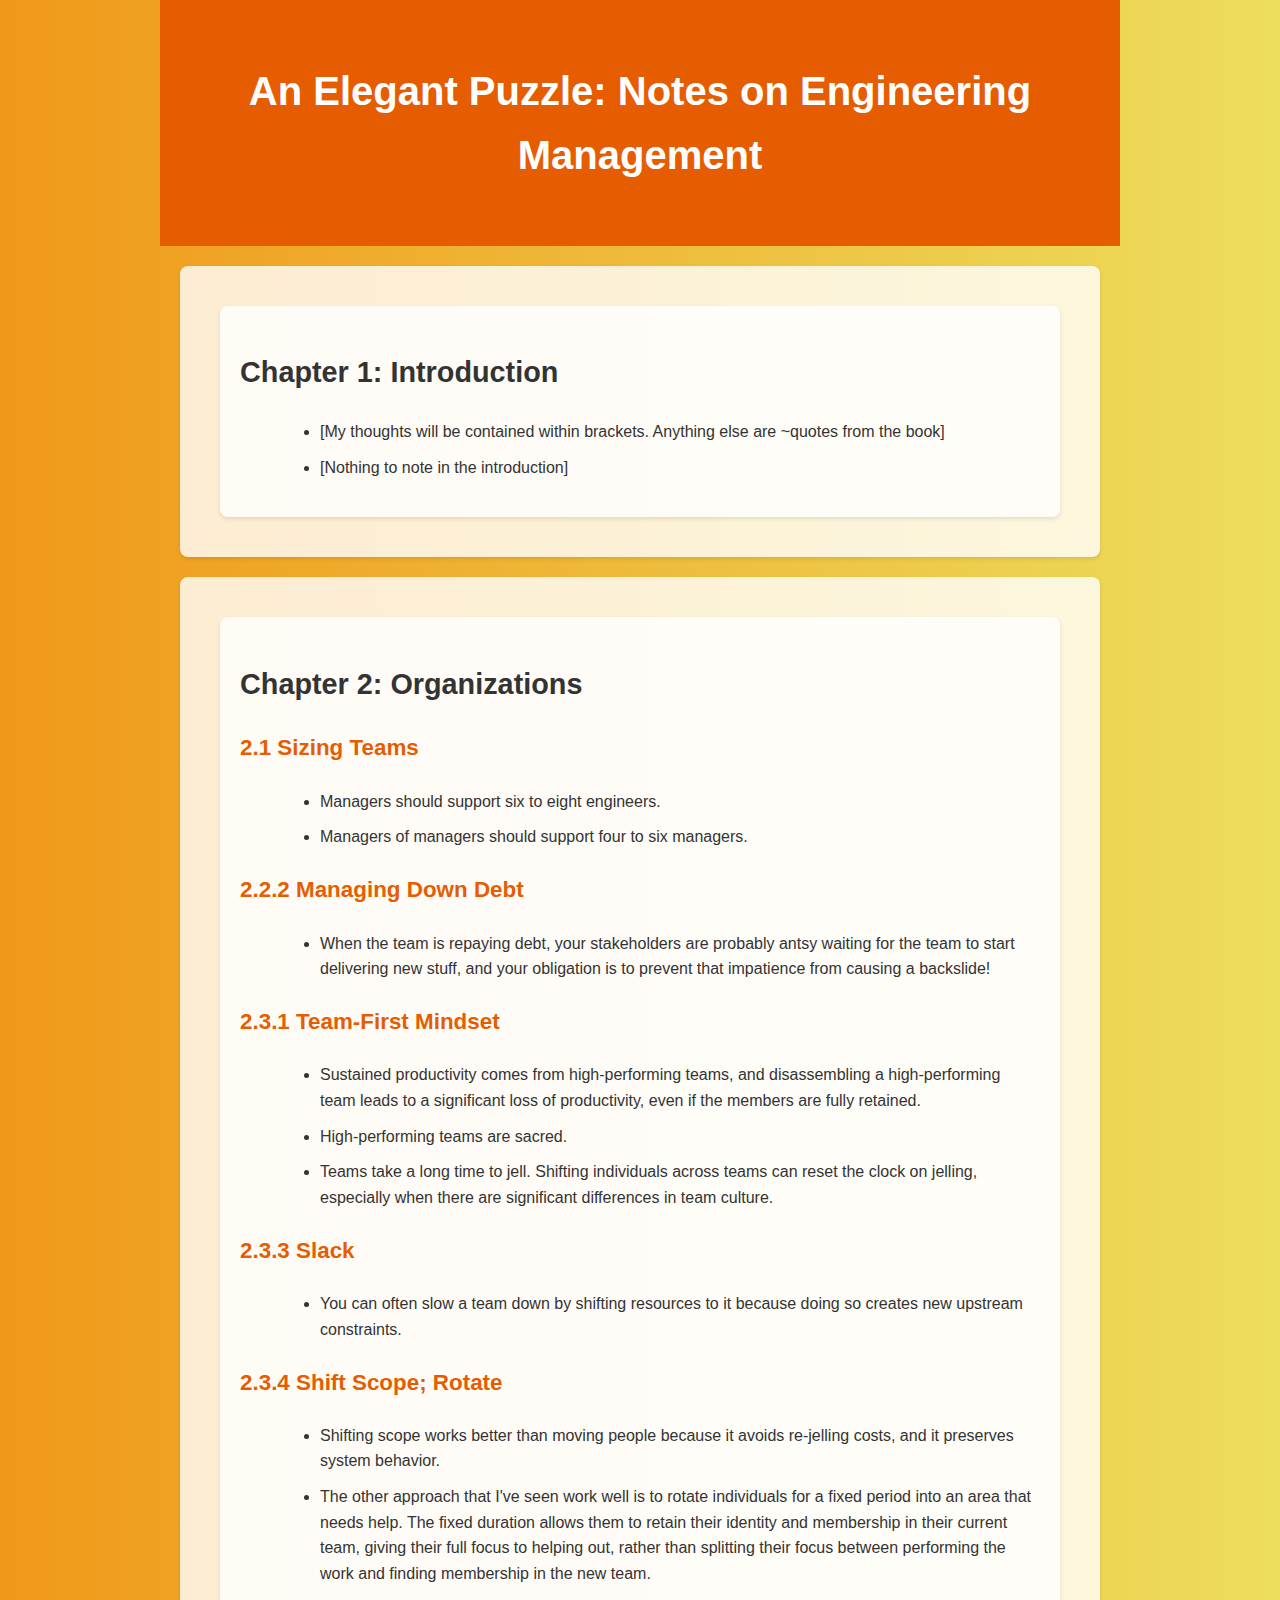
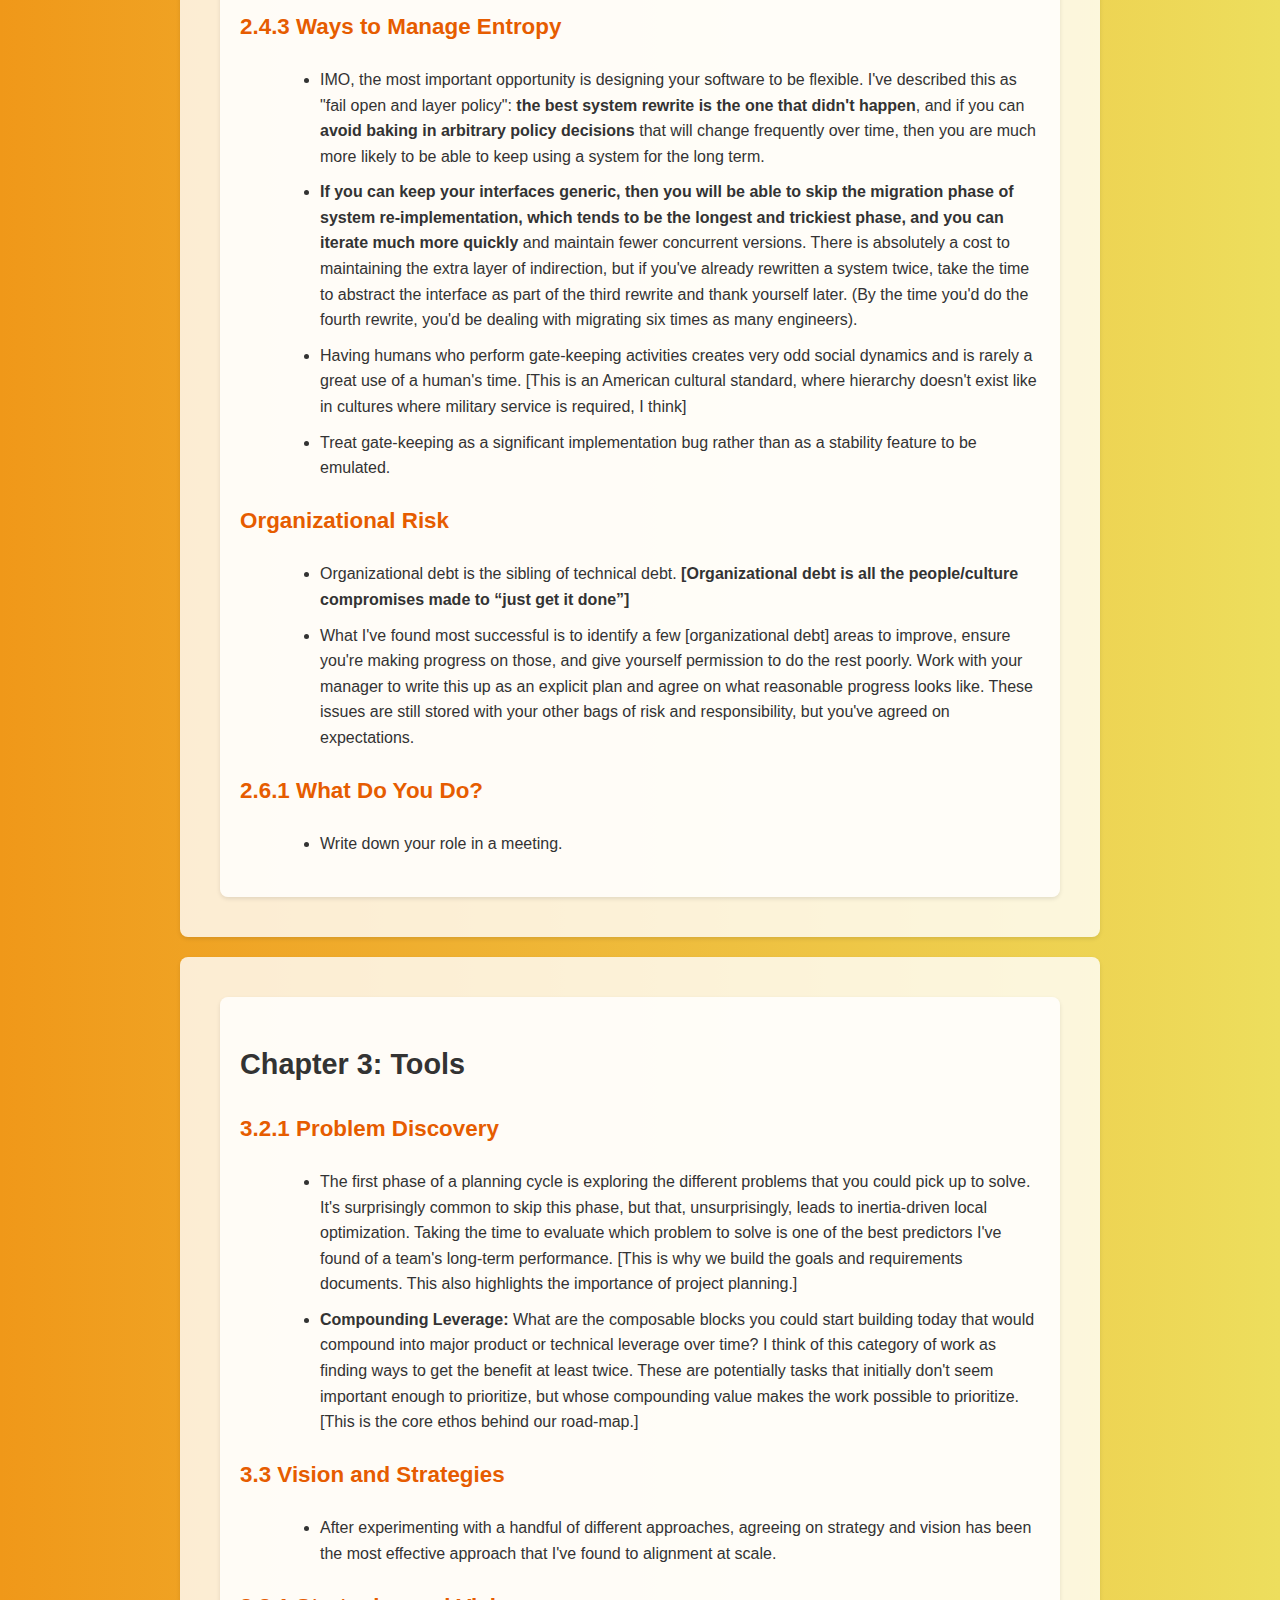
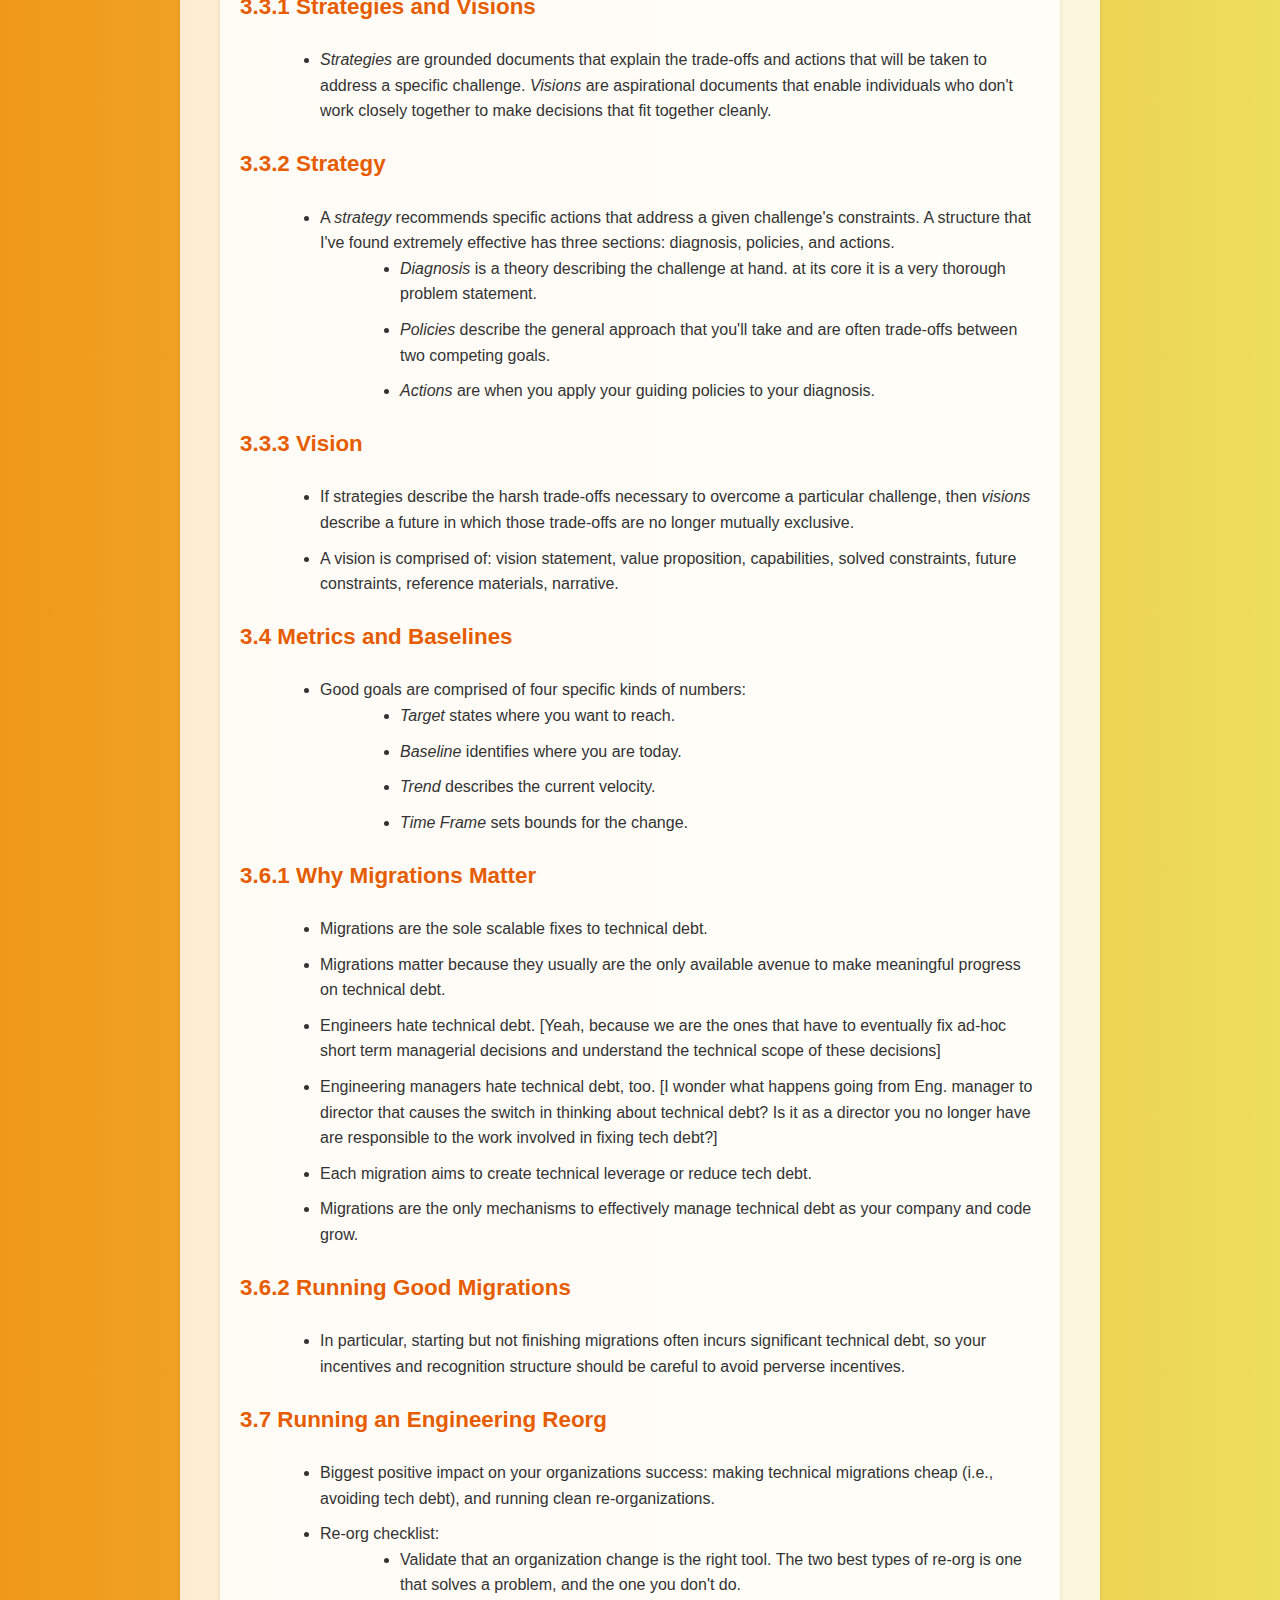
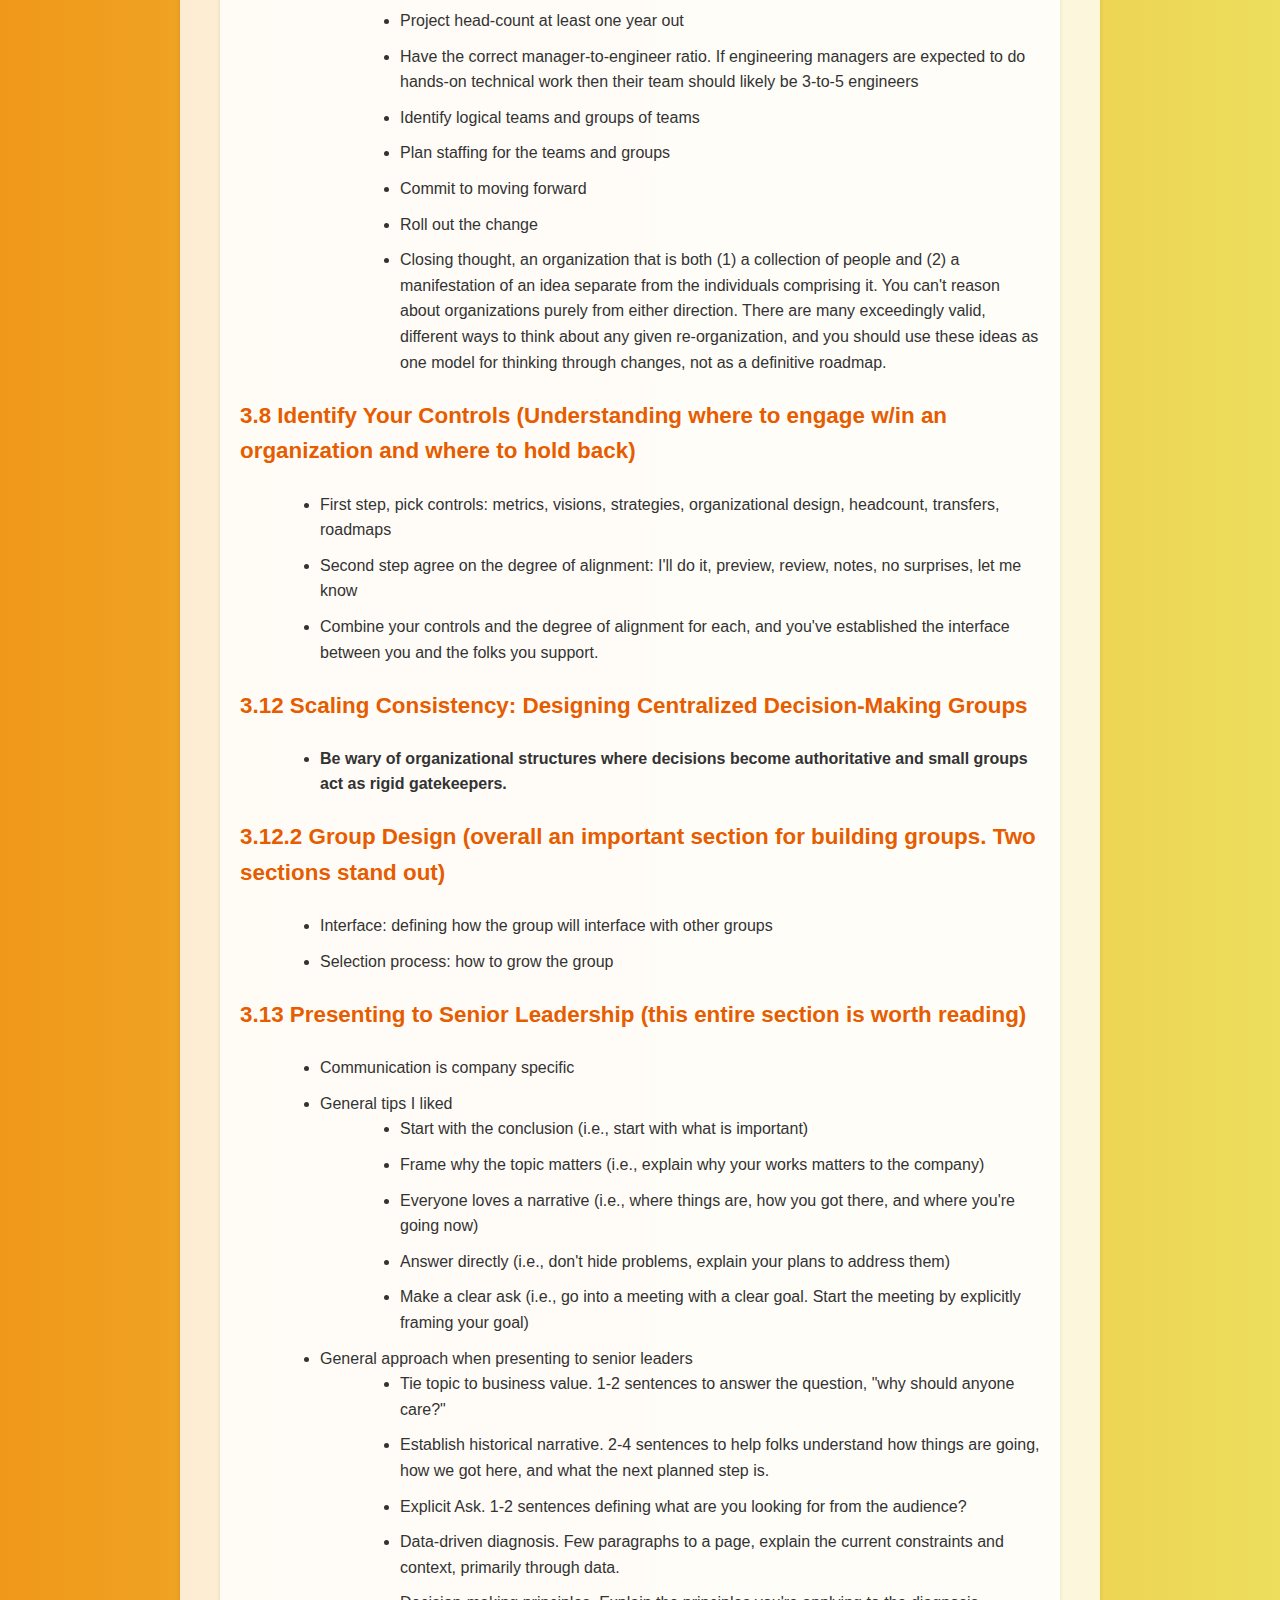
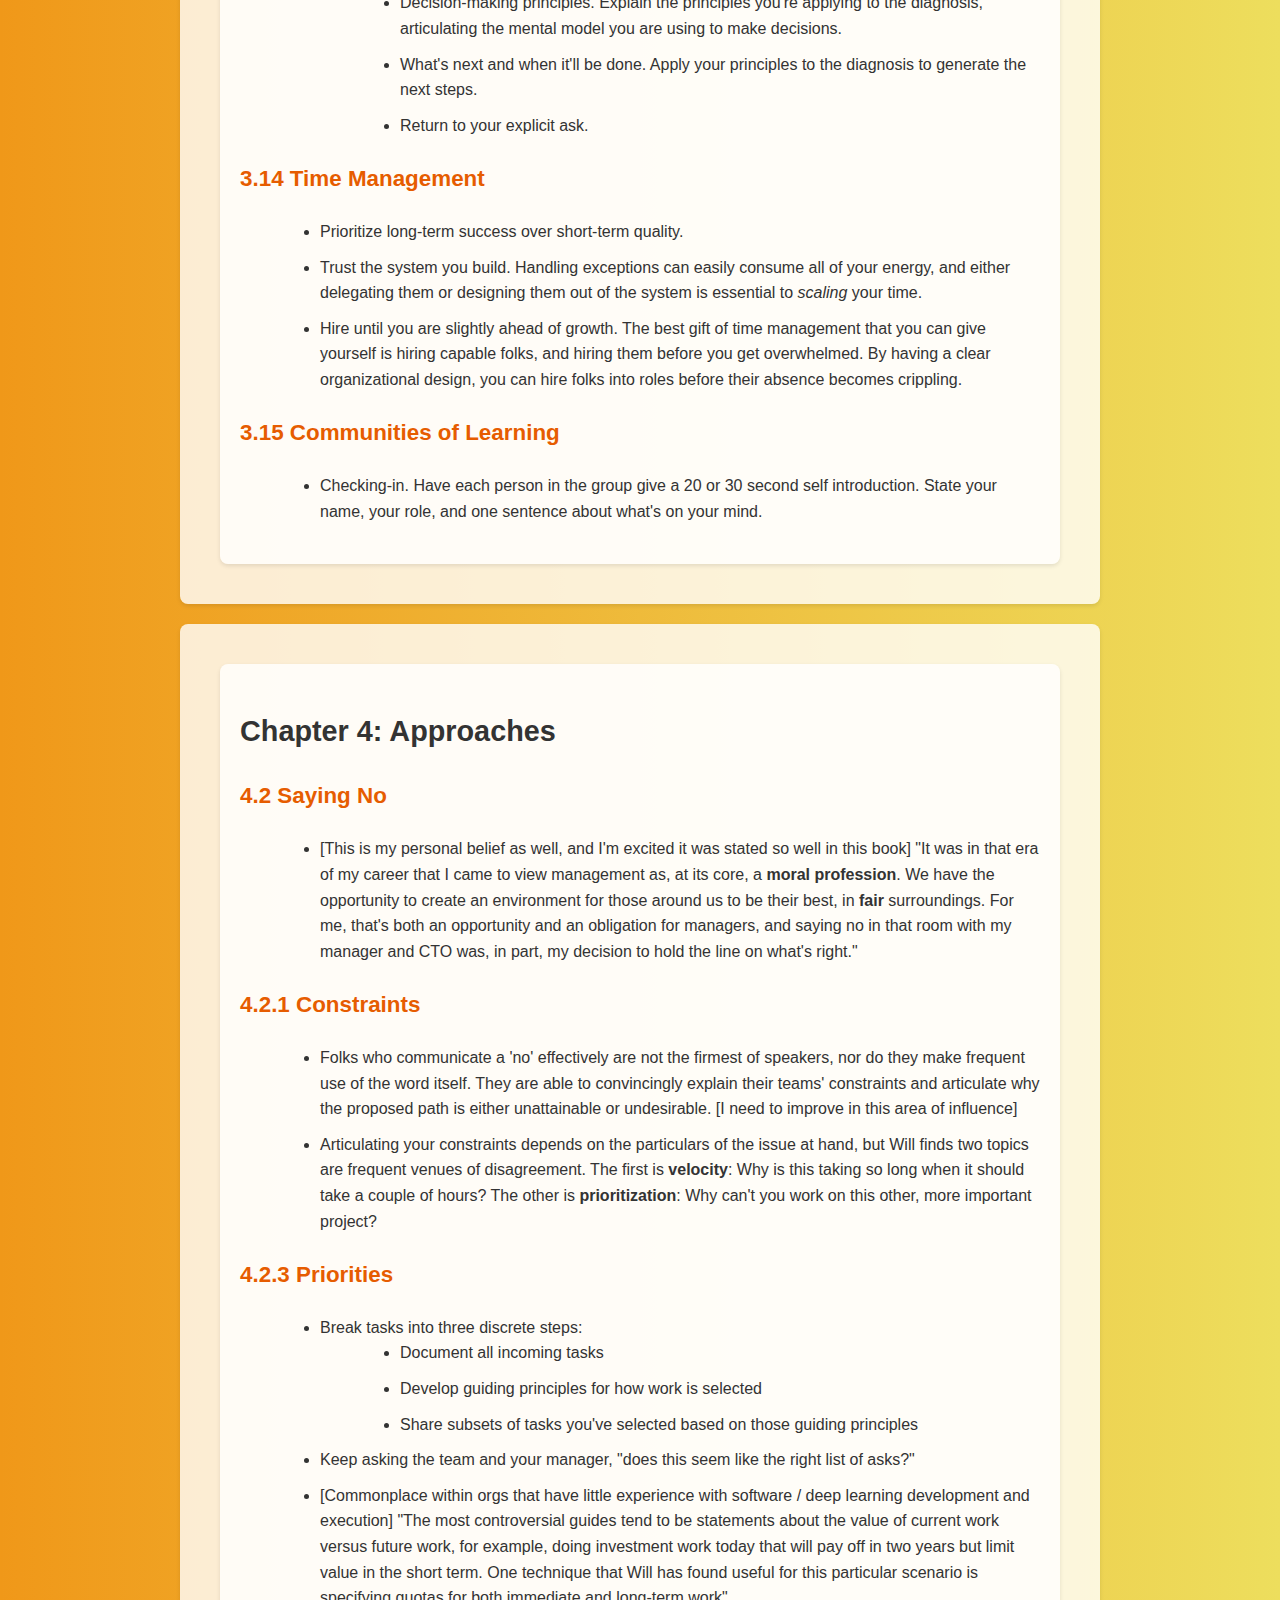
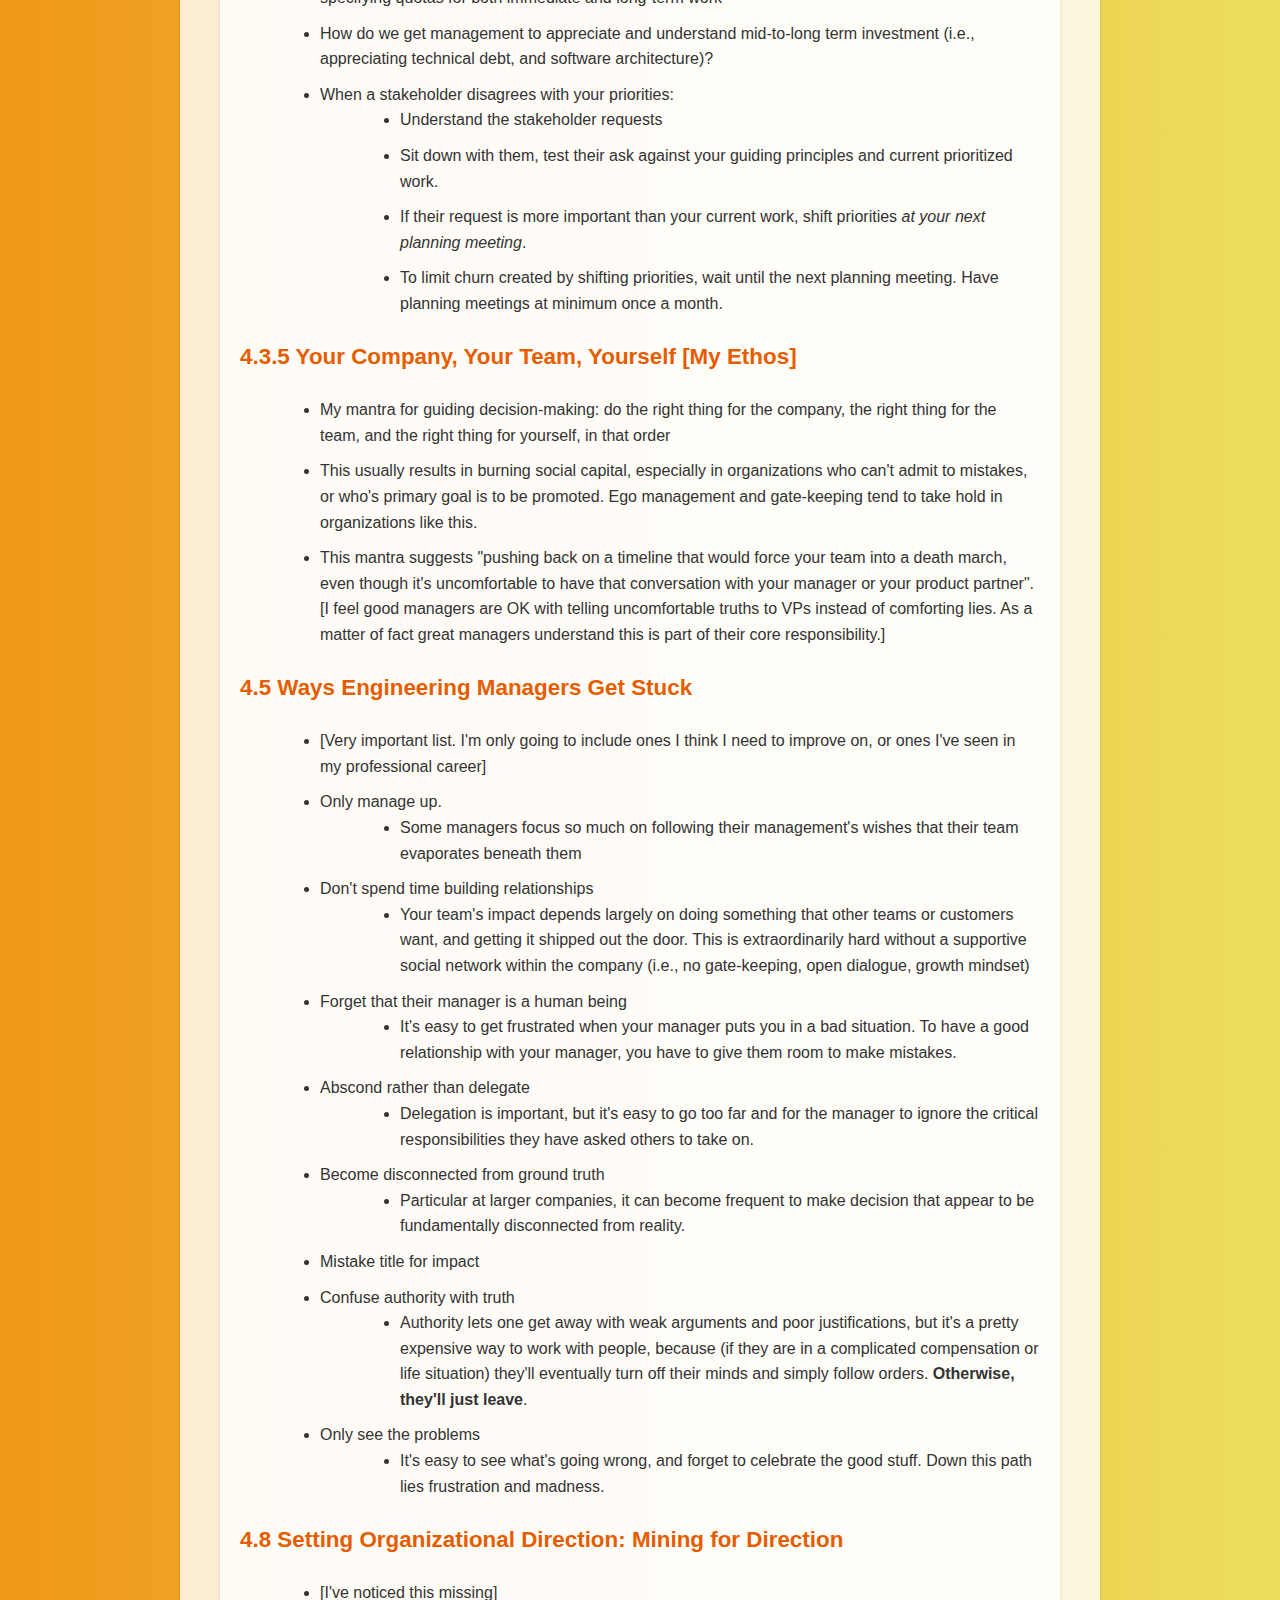
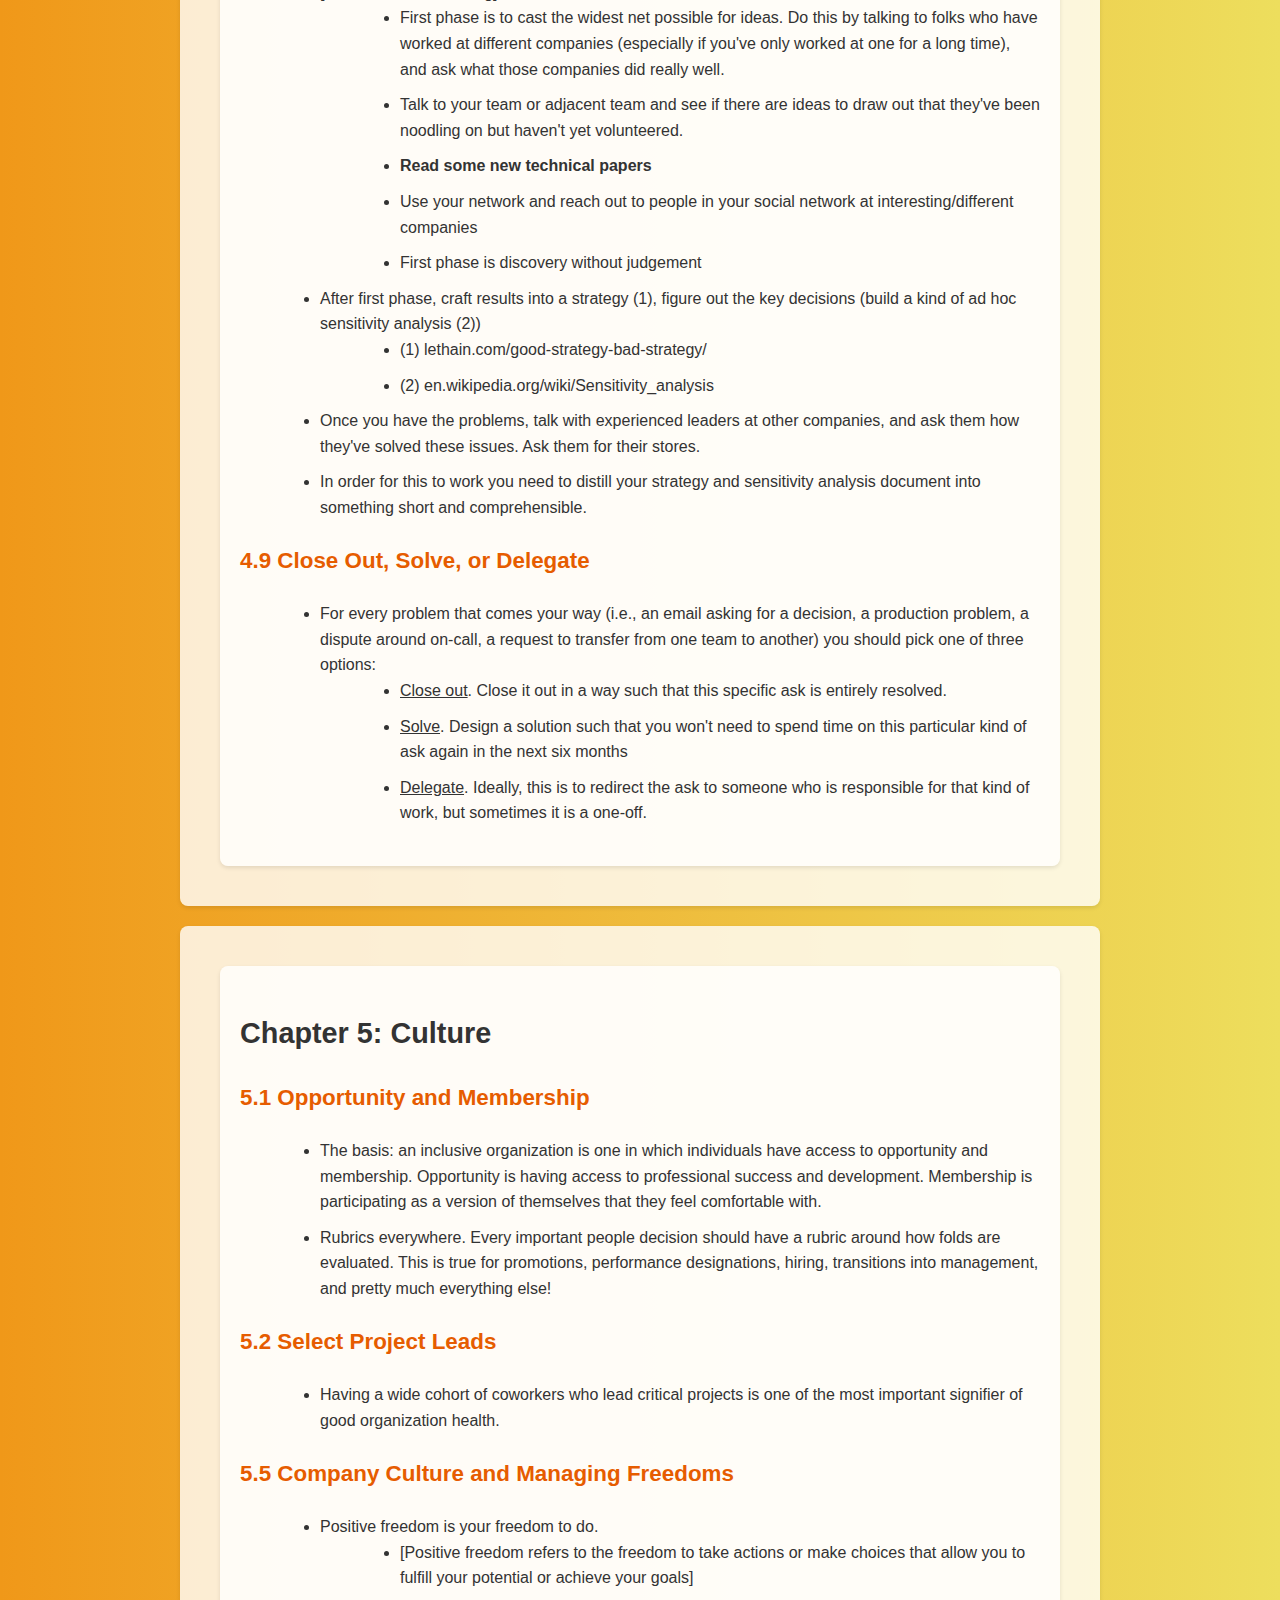
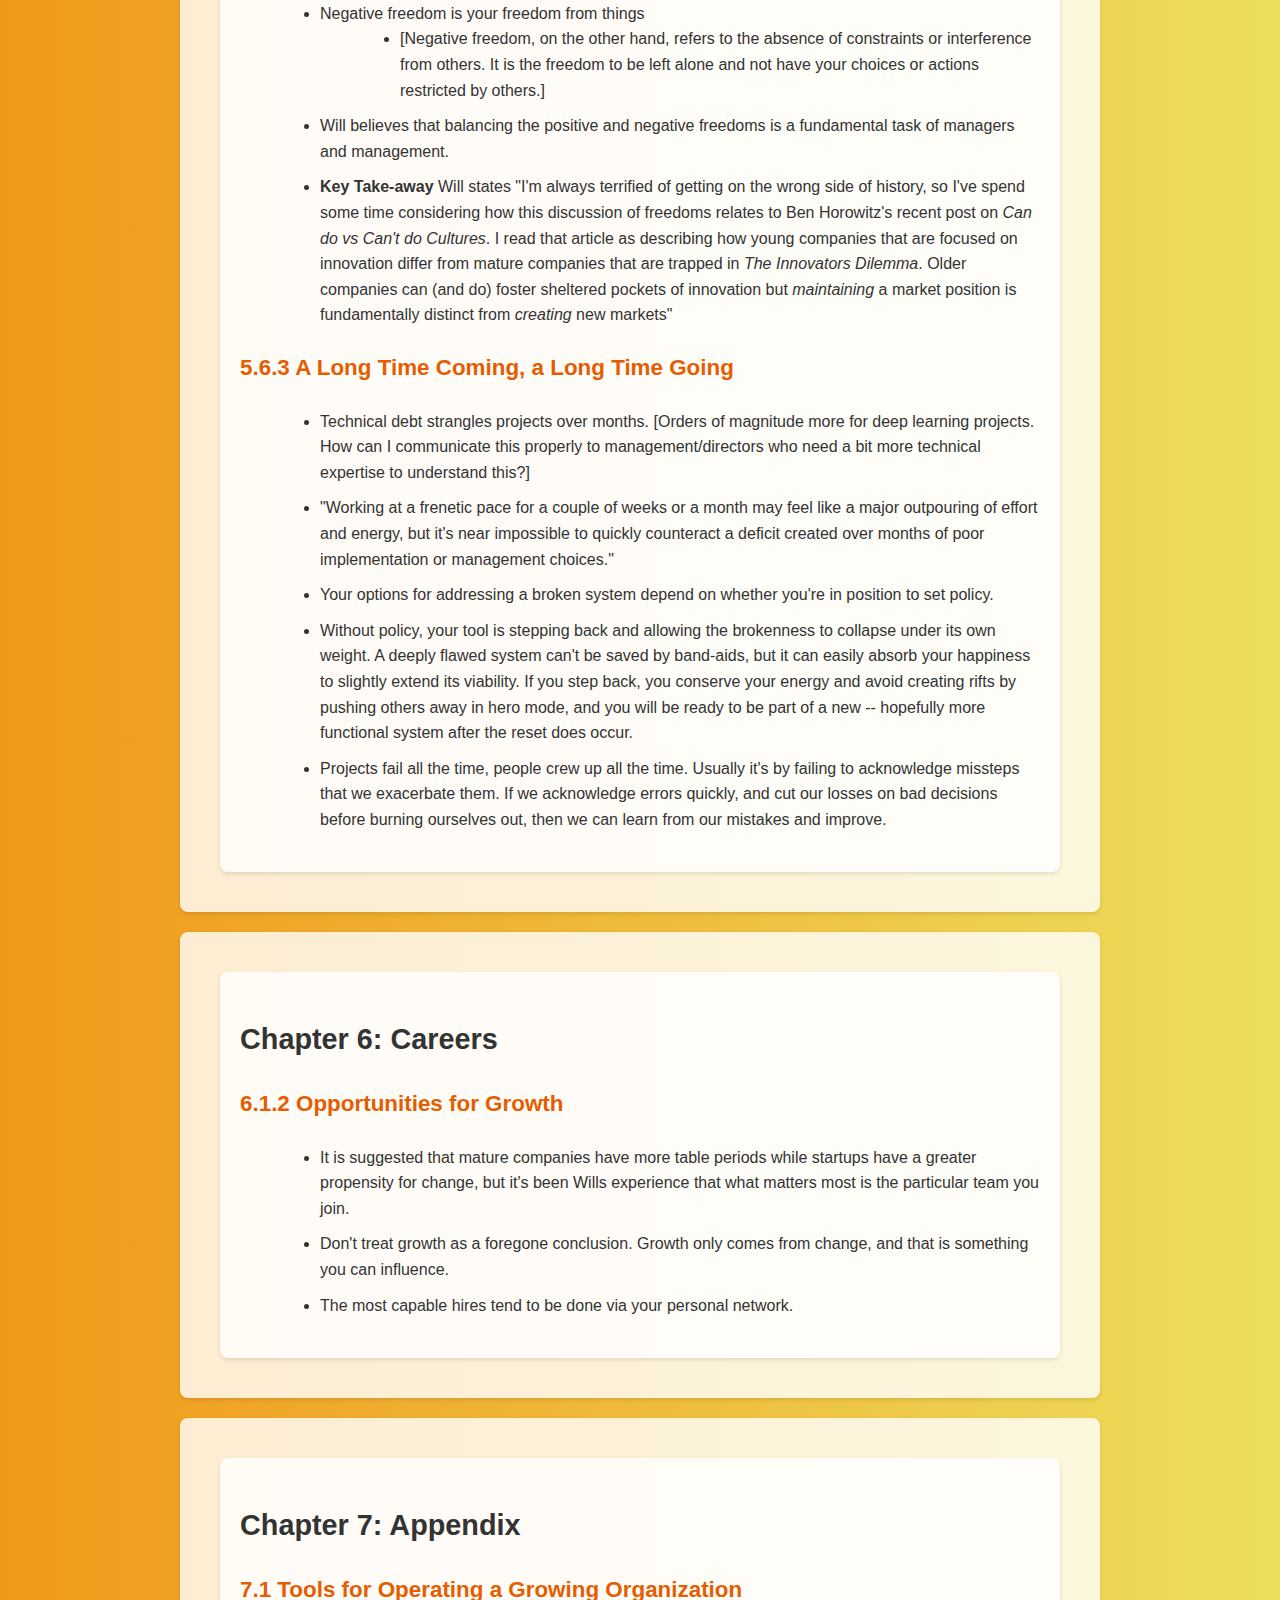
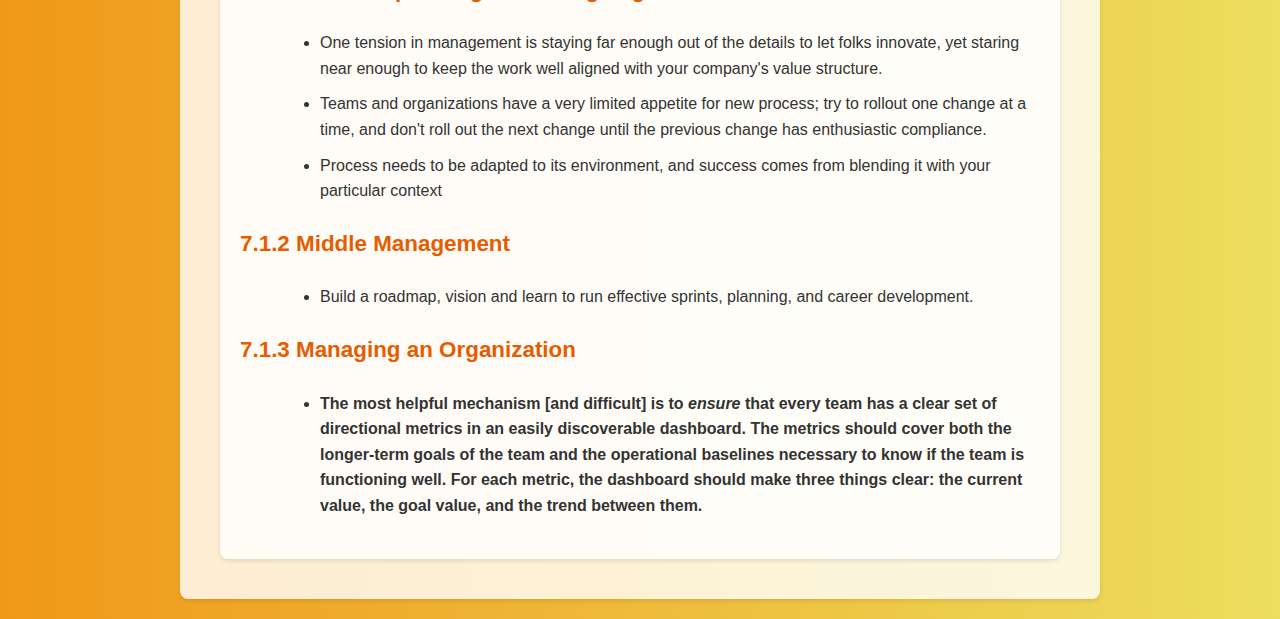
<file: elegant-puzzle.html>
<!DOCTYPE html>
<html lang="en">
<head>
    <meta charset="UTF-8">
    <meta name="viewport" content="width=device-width, initial-scale=1.0">
    <title>An Elegant Puzzle: Notes on Engineering Management</title>
    <link rel="stylesheet" href="styles-book-review.css">
</head>
<body>
    <article class="book-review">
        <header>
            <h1>An Elegant Puzzle: Notes on Engineering Management</h1>
        </header>

        <section class="part">
            <section class="chapter">
                <h2>Chapter 1: Introduction</h2>
                <ul>
                    <li>[My thoughts will be contained within brackets. Anything else are ~quotes from the book]</li>
                    <li>[Nothing to note in the introduction]</li>
                </ul>
            </section>
        </section>

        <section class="part">
            <section class="chapter">
                <h2>Chapter 2: Organizations</h2>

                <section class="sub-chapter">
                    <h3>2.1 Sizing Teams</h3>
                    <ul>
                        <li>Managers should support six to eight engineers.</li>
                        <li>Managers of managers should support four to six managers.</li>
                    </ul>
                </section>

                <section class="sub-chapter">
                    <h3>2.2.2 Managing Down Debt</h3>
                    <ul>
                        <li>When the team is repaying debt, your stakeholders are probably antsy waiting for the team to start delivering new stuff, and your obligation is to prevent that impatience from causing a backslide!</li>
                    </ul>
                </section>

                <section class="sub-chapter">
                    <h3>2.3.1 Team-First Mindset</h3>
                    <ul>
                        <li>Sustained productivity comes from high-performing teams, and disassembling a high-performing team leads to a significant loss of productivity, even if the members are fully retained.</li>
                        <li>High-performing teams are sacred.</li>
                        <li>Teams take a long time to jell. Shifting individuals across teams can reset the clock on jelling, especially when there are significant differences in team culture.</li>
                    </ul>
                </section>

                <section class="sub-chapter">
                    <h3>2.3.3 Slack</h3>
                    <ul>
                        <li>You can often slow a team down by shifting resources to it because doing so creates new upstream constraints.</li>
                    </ul>
                </section>

                <section class="sub-chapter">
                    <h3>2.3.4 Shift Scope; Rotate</h3>
                    <ul>
                        <li>Shifting scope works better than moving people because it avoids re-jelling costs, and it preserves system behavior.</li>
                        <li>The other approach that I've seen work well is to rotate individuals for a fixed period into an area that needs help. The fixed duration allows them to retain their identity and membership in their current team, giving their full focus to helping out, rather than splitting their focus between performing the work and finding membership in the new team.</li>
                    </ul>
                </section>

                <section class="sub-chapter">
                    <h3>2.4.3 Ways to Manage Entropy</h3>
                    <ul>
                        <li>IMO, the most important opportunity is designing your software to be flexible. I've described this as "fail open and layer policy": <strong>the best system rewrite is the one that didn't happen</strong>, and if you can <strong>avoid baking in arbitrary policy decisions</strong> that will change frequently over time, then you are much more likely to be able to keep using a system for the long term.</li>
                        <li><strong>If you can keep your interfaces generic, then you will be able to skip the migration phase of system re-implementation, which tends to be the longest and trickiest phase, and you can iterate much more quickly</strong> and maintain fewer concurrent versions. There is absolutely a cost to maintaining the extra layer of indirection, but if you've already rewritten a system twice, take the time to abstract the interface as part of the third rewrite and thank yourself later. (By the time you'd do the fourth rewrite, you'd be dealing with migrating six times as many engineers).</li>
                        <li>Having humans who perform gate-keeping activities creates very odd social dynamics and is rarely a great use of a human's time. [This is an American cultural standard, where hierarchy doesn't exist like in cultures where military service is required, I think]</li>
                        <li>Treat gate-keeping as a significant implementation bug rather than as a stability feature to be emulated.</li>
                    </ul>
                </section>

                <section class="sub-chapter">
                    <h3>Organizational Risk</h3>
                    <ul>
                        <li>Organizational debt is the sibling of technical debt. <strong>[Organizational debt is all the people/culture compromises made to “just get it done”]</strong></li>
                        <li>What I've found most successful is to identify a few [organizational debt] areas to improve, ensure you're making progress on those, and give yourself permission to do the rest poorly. Work with your manager to write this up as an explicit plan and agree on what reasonable progress looks like. These issues are still stored with your other bags of risk and responsibility, but you've agreed on expectations.</li>
                    </ul>
                </section>

                <section class="sub-chapter">
                    <h3>2.6.1 What Do You Do?</h3>
                    <ul>
                        <li>Write down your role in a meeting.</li>
                    </ul>
                </section>
            </section>
        </section>
            
        <section class="part">
            <section class="chapter">
                <h2>Chapter 3: Tools</h2>

                <section class="sub-chapter">
                    <h3>3.2.1 Problem Discovery</h3>
                    <ul>
                        <li>The first phase of a planning cycle is exploring the different problems that you could pick up to solve. It's surprisingly common to skip this phase, but that, unsurprisingly, leads to inertia-driven local optimization. Taking the time to evaluate which problem to solve is one of the best predictors I've found of a team's long-term performance. [This is why we build the goals and requirements documents. This also highlights the importance of project planning.]</li>
                        <li><strong>Compounding Leverage:</strong> What are the composable blocks you could start building today that would compound into major product or technical leverage over time? I think of this category of work as finding ways to get the benefit at least twice. These are potentially tasks that initially don't seem important enough to prioritize, but whose compounding value makes the work possible to prioritize. [This is the core ethos behind our road-map.]</li>
                    </ul>
                </section>

                <section class="sub-chapter">
                    <h3>3.3 Vision and Strategies</h3>
                    <ul>
                        <li>After experimenting with a handful of different approaches, agreeing on strategy and vision has been the most effective approach that I've found to alignment at scale.</li>
                    </ul>
                </section>

                <section class="sub-chapter">
                    <h3>3.3.1 Strategies and Visions</h3>
                    <ul>
                        <li><em>Strategies</em> are grounded documents that explain the trade-offs and actions that will be taken to address a specific challenge. <em>Visions</em> are aspirational documents that enable individuals who don't work closely together to make decisions that fit together cleanly.</li>
                    </ul>
                </section>

                <section class="sub-chapter">
                    <h3>3.3.2 Strategy</h3>
                    <ul>
                        <li>A <em>strategy</em> recommends specific actions that address a given challenge's constraints. A structure that I've found extremely effective has three sections: diagnosis, policies, and actions.
                            <ul>
                                <li><em>Diagnosis</em> is a theory describing the challenge at hand. at its core it is a very thorough problem statement.</li>
                                <li><em>Policies</em> describe the general approach that you'll take and are often trade-offs between two competing goals.</li>
                                <li><em>Actions</em> are when you apply your guiding policies to your diagnosis.</li>
                            </ul>
                        </li>
                    </ul>
                </section>

                <section class="sub-chapter">
                    <h3>3.3.3 Vision</h3>
                    <ul>
                        <li>If strategies describe the harsh trade-offs necessary to overcome a particular challenge, then <em>visions</em> describe a future in which those trade-offs are no longer mutually exclusive.</li>
                        <li>A vision is comprised of: vision statement, value proposition, capabilities, solved constraints, future constraints, reference materials, narrative.</li>
                    </ul>
                </section>

                <section class="sub-chapter">
                    <h3>3.4 Metrics and Baselines</h3>
                    <ul>
                        <li>Good goals are comprised of four specific kinds of numbers:
                            <ul>
                                <li><em>Target</em> states where you want to reach.</li>
                                <li><em>Baseline</em> identifies where you are today.</li>
                                <li><em>Trend</em> describes the current velocity.</li>
                                <li><em>Time Frame</em> sets bounds for the change.</li>
                            </ul>
                        </li>
                    </ul>
                </section>

                <section class="sub-chapter">
                    <h3>3.6.1 Why Migrations Matter</h3>
                    <ul>
                        <li>Migrations are the sole scalable fixes to technical debt.</li>
                        <li>Migrations matter because they usually are the only available avenue to make meaningful progress on technical debt.</li>
                        <li>Engineers hate technical debt. [Yeah, because we are the ones that have to eventually fix ad-hoc short term managerial decisions and understand the technical scope of these decisions]</li>
                        <li>Engineering managers hate technical debt, too. [I wonder what happens going from Eng. manager to director that causes the switch in thinking about technical debt? Is it as a director you no longer have are responsible to the work involved in fixing tech debt?]</li>
                        <li>Each migration aims to create technical leverage or reduce tech debt.</li>
                        <li>Migrations are the only mechanisms to effectively manage technical debt as your company and code grow.</li>
                    </ul>
                </section>

                <section class="sub-chapter">
                    <h3>3.6.2 Running Good Migrations</h3>
                    <ul>
                        <li>In particular, starting but not finishing migrations often incurs significant technical debt, so your incentives and recognition structure should be careful to avoid perverse incentives.</li>
                    </ul>
                </section>

                <section class="sub-chapter">
                    <h3>3.7 Running an Engineering Reorg</h3>
                    <ul>
                        <li>Biggest positive impact on your organizations success: making technical migrations cheap (i.e., avoiding tech debt), and running clean re-organizations.</li>
                        <li>Re-org checklist:
                            <ul>
                                <li>Validate that an organization change is the right tool. The two best types of re-org is one that solves a problem, and the one you don't do.</li>
                                <li>Project head-count at least one year out</li>
                                <li>Have the correct manager-to-engineer ratio. If engineering managers are expected to do hands-on technical work then their team should likely be 3-to-5 engineers</li>
                                <li>Identify logical teams and groups of teams</li>
                                <li>Plan staffing for the teams and groups</li>
                                <li>Commit to moving forward</li>
                                <li>Roll out the change</li>
                                <li>Closing thought, an organization that is both (1) a collection of people and (2) a manifestation of an idea separate from the individuals comprising it. You can't reason about organizations purely from either direction. There are many exceedingly valid, different ways to think about any given re-organization, and you should use these ideas as one model for thinking through changes, not as a definitive roadmap.</li>
                            </ul>
                        </li>
                    </ul>
                </section>

                <section class="sub-chapter">
                    <h3>3.8 Identify Your Controls (Understanding where to engage w/in an organization and where to hold back)</h3>
                    <ul>
                        <li>First step, pick controls: metrics, visions, strategies, organizational design, headcount, transfers, roadmaps</li>
                        <li>Second step agree on the degree of alignment: I'll do it, preview, review, notes, no surprises, let me know</li>
                        <li>Combine your controls and the degree of alignment for each, and you've established the interface between you and the folks you support.</li>
                    </ul>
                </section>

                <section class="sub-chapter">
                    <h3>3.12 Scaling Consistency: Designing Centralized Decision-Making Groups</h3>
                    <ul>
                        <li><strong>Be wary of organizational structures where decisions become authoritative and small groups act as rigid gatekeepers.</strong></li>
                    </ul>
                </section>

                <section class="sub-chapter">
                    <h3>3.12.2 Group Design (overall an important section for building groups. Two sections stand out)</h3>
                    <ul>
                        <li>Interface: defining how the group will interface with other groups</li>
                        <li>Selection process: how to grow the group</li>
                    </ul>
                </section>

                <section class="sub-chapter">
                    <h3>3.13 Presenting to Senior Leadership (this entire section is worth reading)</h3>
                    <ul>
                        <li>Communication is company specific</li>
                        <li>General tips I liked
                            <ul>
                                <li>Start with the conclusion (i.e., start with what is important)</li>
                                <li>Frame why the topic matters (i.e., explain why your works matters to the company)</li>
                                <li>Everyone loves a narrative (i.e., where things are, how you got there, and where you're going now)</li>
                                <li>Answer directly (i.e., don't hide problems, explain your plans to address them)</li>
                                <li>Make a clear ask (i.e., go into a meeting with a clear goal. Start the meeting by explicitly framing your goal)</li>
                            </ul>
                        </li>
                        <li>General approach when presenting to senior leaders
                            <ul>
                                <li>Tie topic to business value. 1-2 sentences to answer the question, "why should anyone care?"</li>
                                <li>Establish historical narrative. 2-4 sentences to help folks understand how things are going, how we got here, and what the next planned step is.</li>
                                <li>Explicit Ask. 1-2 sentences defining what are you looking for from the audience?</li>
                                <li>Data-driven diagnosis. Few paragraphs to a page, explain the current constraints and context, primarily through data.</li>
                                <li>Decision-making principles. Explain the principles you're applying to the diagnosis, articulating the mental model you are using to make decisions.</li>
                                <li>What's next and when it'll be done. Apply your principles to the diagnosis to generate the next steps.</li>
                                <li>Return to your explicit ask.</li>
                            </ul>
                        </li>
                        </ul>
                    </section>

                    <section class="sub-chapter">
                        <h3>3.14 Time Management</h3>
                        <ul>
                            <li>Prioritize long-term success over short-term quality.</li>
                            <li>Trust the system you build. Handling exceptions can easily consume all of your energy, and either delegating them or designing them out of the system is essential to <em>scaling</em> your time.</li>
                            <li>Hire until you are slightly ahead of growth. The best gift of time management that you can give yourself is hiring capable folks, and hiring them before you get overwhelmed. By having a clear organizational design, you can hire folks into roles before their absence becomes crippling.</li>
                        </ul>
                    </section>

                    <section class="sub-chapter">
                        <h3>3.15 Communities of Learning</h3>
                        <ul>
                            <li>Checking-in. Have each person in the group give a 20 or 30 second self introduction. State your name, your role, and one sentence about what's on your mind.</li>
                    </section>
            </section>
        </section>

        <section class="part">
            <section class="chapter">
                <h2>Chapter 4: Approaches</h2>
    
                <section class="sub-chapter">
                    <h3>4.2 Saying No</h3>
                    <ul>
                        <li>[This is my personal belief as well, and I'm excited it was stated so well in this book] "It was in that era of my career that I came to view management as, at its core, a <strong>moral profession</strong>. We have the opportunity to create an environment for those around us to be their best, in <strong>fair</strong> surroundings. For me, that's both an opportunity and an obligation for managers, and saying no in that room with my manager and CTO was, in part, my decision to hold the line on what's right."</li>
                    </ul>
                </section>
    
                <section class="sub-chapter">
                    <h3>4.2.1 Constraints</h3>
                    <ul>
                        <li>Folks who communicate a 'no' effectively are not the firmest of speakers, nor do they make frequent use of the word itself. They are able to convincingly explain their teams' constraints and articulate why the proposed path is either unattainable or undesirable. [I need to improve in this area of influence]</li>
                        <li>Articulating your constraints depends on the particulars of the issue at hand, but Will finds two topics are frequent venues of disagreement. The first is <strong>velocity</strong>: Why is this taking so long when it should take a couple of hours? The other is <strong>prioritization</strong>: Why can't you work on this other, more important project?</li>
                    </ul>
                </section>
    
                <section class="sub-chapter">
                    <h3>4.2.3 Priorities</h3>
                    <ul>
                        <li>Break tasks into three discrete steps:
                            <ul>
                                <li>Document all incoming tasks</li>
                                <li>Develop guiding principles for how work is selected</li>
                                <li>Share subsets of tasks you've selected based on those guiding principles</li>
                            </ul>
                        </li>
                        <li>Keep asking the team and your manager, "does this seem like the right list of asks?"</li>
                        <li>[Commonplace within orgs that have little experience with software / deep learning development and execution] "The most controversial guides tend to be statements about the value of current work versus future work, for example, doing investment work today that will pay off in two years but limit value in the short term. One technique that Will has found useful for this particular scenario is specifying quotas for both immediate and long-term work"</li>
                        <li>How do we get management to appreciate and understand mid-to-long term investment (i.e., appreciating technical debt, and software architecture)?</li>
                        <li>When a stakeholder disagrees with your priorities:
                            <ul>
                                <li>Understand the stakeholder requests</li>
                                <li>Sit down with them, test their ask against your guiding principles and current prioritized work.</li>
                                <li>If their request is more important than your current work, shift priorities <em>at your next planning meeting</em>.</li>
                                <li>To limit churn created by shifting priorities, wait until the next planning meeting. Have planning meetings at minimum once a month.</li>
                            </ul>
                        </li>
                    </ul>
                </section>
    
                <section class="sub-chapter">
                    <h3>4.3.5 Your Company, Your Team, Yourself [<strong>My Ethos</strong>]</h3>
                    <ul>
                        <li>My mantra for guiding decision-making: do the right thing for the company, the right thing for the team, and the right thing for yourself, in that order</li>
                        <li>This usually results in burning social capital, especially in organizations who can't admit to mistakes, or who's primary goal is to be promoted. Ego management and gate-keeping tend to take hold in organizations like this.</li>
                        <li>This mantra suggests "pushing back on a timeline that would force your team into a death march, even though it's uncomfortable to have that conversation with your manager or your product partner". [I feel good managers are OK with telling uncomfortable truths to VPs instead of comforting lies. As a matter of fact great managers understand this is part of their core responsibility.]</li>
                    </ul>
                </section>
    
                <section class="sub-chapter">
                    <h3><strong>4.5 Ways Engineering Managers Get Stuck</strong></h3>
                    <ul>
                        <li>[Very important list. I'm only going to include ones I think I need to improve on, or ones I've seen in my professional career]</li>
                        <li>Only manage up.
                            <ul>
                                <li>Some managers focus so much on following their management's wishes that their team evaporates beneath them</li>
                            </ul>
                        </li>
                        <li>Don't spend time building relationships
                            <ul>
                                <li>Your team's impact depends largely on doing something that other teams or customers want, and getting it shipped out the door. This is extraordinarily hard without a supportive social network within the company (i.e., no gate-keeping, open dialogue, growth mindset)</li>
                            </ul>
                        </li>
                        <li>Forget that their manager is a human being
                            <ul>
                                <li>It's easy to get frustrated when your manager puts you in a bad situation. To have a good relationship with your manager, you have to give them room to make mistakes.</li>
                            </ul>
                        </li>
                        <li>Abscond rather than delegate
                            <ul>
                                <li>Delegation is important, but it's easy to go too far and for the manager to ignore the critical responsibilities they have asked others to take on.</li>
                            </ul>
                        </li>
                        <li>Become disconnected from ground truth
                            <ul>
                                <li>Particular at larger companies, it can become frequent to make decision that appear to be fundamentally disconnected from reality.</li>
                            </ul>
                        </li>
                        <li>Mistake title for impact</li>
                        <li>Confuse authority with truth
                            <ul>
                                <li>Authority lets one get away with weak arguments and poor justifications, but it's a pretty expensive way to work with people, because (if they are in a complicated compensation or life situation) they'll eventually turn off their minds and simply follow orders. <strong>Otherwise, they'll just leave</strong>.</li>
                            </ul>
                        </li>
                        <li>Only see the problems
                            <ul>
                                <li>It's easy to see what's going wrong, and forget to celebrate the good stuff. Down this path lies frustration and madness.</li>
                            </ul>
                        </li>
                    </ul>
                </section>
    
                <section class="sub-chapter">
                    <h3>4.8 Setting Organizational Direction: Mining for Direction</h3>
                    <ul>
                        <li>[I've noticed this missing]
                            <ul>
                                <li>First phase is to cast the widest net possible for ideas. Do this by talking to folks who have worked at different companies (especially if you've only worked at one for a long time), and ask what those companies did really well.</li>
                                <li>Talk to your team or adjacent team and see if there are ideas to draw out that they've been noodling on but haven't yet volunteered.</li>
                                <li><strong>Read some new technical papers</strong></li>
                                <li>Use your network and reach out to people in your social network at interesting/different companies</li>
                                <li>First phase is discovery without judgement</li>
                            </ul>
                        </li>
                        <li>After first phase, craft results into a strategy (1), figure out the key decisions (build a kind of ad hoc sensitivity analysis (2))
                            <ul>
                                <li>(1) lethain.com/good-strategy-bad-strategy/</li>
                                <li>(2) en.wikipedia.org/wiki/Sensitivity_analysis</li>
                            </ul>
                        </li>
                        <li>Once you have the problems, talk with experienced leaders at other companies, and ask them how they've solved these issues. Ask them for their stores.</li>
                        <li>In order for this to work you need to distill your strategy and sensitivity analysis document into something short and comprehensible.</li>
                    </ul>
                </section>
    
                <section class="sub-chapter">
                    <h3>4.9 Close Out, Solve, or Delegate</h3>
                    <ul>
                        <li>For every problem that comes your way (i.e., an email asking for a decision, a production problem, a dispute around on-call, a request to transfer from one team to another) you should pick one of three options:
                            <ul>
                                <li><u>Close out</u>. Close it out in a way such that this specific ask is entirely resolved.</li>
                                <li><u>Solve</u>. Design a solution such that you won't need to spend time on this particular kind of ask again in the next six months</li>
                                <li><u>Delegate</u>. Ideally, this is to redirect the ask to someone who is responsible for that kind of work, but sometimes it is a one-off.</li>
                            </ul>
                        </li>
                    </ul>
                </section>
            </section>
        </section>

        <section class="part">
            <section class="chapter">
                <h2>Chapter 5: Culture</h2>
    
                <section class="sub-chapter">
                    <h3>5.1 Opportunity and Membership</h3>
                    <ul>
                        <li>The basis: an inclusive organization is one in which individuals have access to opportunity and membership. Opportunity is having access to professional success and development. Membership is participating as a version of themselves that they feel comfortable with.</li>
                        <li>Rubrics everywhere. Every important people decision should have a rubric around how folds are evaluated. This is true for promotions, performance designations, hiring, transitions into management, and pretty much everything else!</li>
                    </ul>
                </section>
    
                <section class="sub-chapter">
                    <h3>5.2 Select Project Leads</h3>
                    <ul>
                        <li>Having a wide cohort of coworkers who lead critical projects is one of the most important signifier of good organization health.</li>
                    </ul>
                </section>
    
                <section class="sub-chapter">
                    <h3>5.5 Company Culture and Managing Freedoms</h3>
                    <ul>
                        <li>Positive freedom is your freedom to do.
                            <ul>
                                <li>[Positive freedom refers to the freedom to take actions or make choices that allow you to fulfill your potential or achieve your goals]</li>
                            </ul>
                        </li>
                        <li>Negative freedom is your freedom from things
                            <ul>
                                <li>[Negative freedom, on the other hand, refers to the absence of constraints or interference from others. It is the freedom to be left alone and not have your choices or actions restricted by others.]</li>
                            </ul>
                        </li>
                        <li>Will believes that balancing the positive and negative freedoms is a fundamental task of managers and management.</li>
                        <li><strong>Key Take-away</strong> Will states "I'm always terrified of getting on the wrong side of history, so I've spend some time considering how this discussion of freedoms relates to Ben Horowitz's recent post on <em>Can do vs Can't do Cultures</em>. I read that article as describing how young companies that are focused on innovation differ from mature companies that are trapped in <em>The Innovators Dilemma</em>. Older companies can (and do) foster sheltered pockets of innovation but <em>maintaining</em> a market position is fundamentally distinct from <em>creating</em> new markets"</li>
                    </ul>
                </section>
    
                <section class="sub-chapter">
                    <h3><strong>5.6.3 A Long Time Coming, a Long Time Going</strong></h3>
                    <ul>
                        <li>Technical debt strangles projects over months. [Orders of magnitude more for deep learning projects. How can I communicate this properly to management/directors who need a bit more technical expertise to understand this?]</li>
                        <li>"Working at a frenetic pace for a couple of weeks or a month may feel like a major outpouring of effort and energy, but it's near impossible to quickly counteract a deficit created over months of poor implementation or management choices."</li>
                        <li>Your options for addressing a broken system depend on whether you're in position to set policy.</li>
                        <li>Without policy, your tool is stepping back and allowing the brokenness to collapse under its own weight. A deeply flawed system can't be saved by band-aids, but it can easily absorb your happiness to slightly extend its viability. If you step back, you conserve your energy and avoid creating rifts by pushing others away in hero mode, and you will be ready to be part of a new -- hopefully more functional system after the reset does occur.</li>
                        <li>Projects fail all the time, people crew up all the time. Usually it's by failing to acknowledge missteps that we exacerbate them. If we acknowledge errors quickly, and cut our losses on bad decisions before burning ourselves out, then we can learn from our mistakes and improve.</li>
                    </ul>
                </section>
            </section>
        </section>
    
        <section class="part">
            <section class="chapter">
                <h2>Chapter 6: Careers</h2>
    
                <section class="sub-chapter">
                    <h3>6.1.2 Opportunities for Growth</h3>
                    <ul>
                        <li>It is suggested that mature companies have more table periods while startups have a greater propensity for change, but it's been Wills experience that what matters most is the particular team you join.</li>
                        <li>Don't treat growth as a foregone conclusion. Growth only comes from change, and that is something you can influence.</li>
                        <li>The most capable hires tend to be done via your personal network.</li>
                    </ul>
                </section>
            </section>
        </section>

        <section class="part">
            <section class="chapter">
                <h2>Chapter 7: Appendix</h2>
    
                <section class="sub-chapter">
                    <h3>7.1 Tools for Operating a Growing Organization</h3>
                    <ul>
                        <li>One tension in management is staying far enough out of the details to let folks innovate, yet staring near enough to keep the work well aligned with your company's value structure.</li>
                        <li>Teams and organizations have a very limited appetite for new process; try to rollout one change at a time, and don't roll out the next change until the previous change has enthusiastic compliance.</li>
                        <li>Process needs to be adapted to its environment, and success comes from blending it with your particular context</li>
                    </ul>
                </section>
    
                <section class="sub-chapter">
                    <h3>7.1.2 Middle Management</h3>
                    <ul>
                        <li>Build a roadmap, vision and learn to run effective sprints, planning, and career development.</li>
                    </ul>
                </section>
    
                <section class="sub-chapter">
                    <h3>7.1.3 Managing an Organization</h3>
                    <ul>
                        <li><strong>The most helpful mechanism [and difficult] is to <em>ensure</em> that every team has a clear set of directional metrics in an easily discoverable dashboard. The metrics should cover both the longer-term goals of the team and the operational baselines necessary to know if the team is functioning well. For each metric, the dashboard should make three things clear: the current value, the goal value, and the trend between them.</strong></li>
                    </ul>
                </section>
            </section>
        </section>


        </section>
    </article>
</body>
</html>
</file>
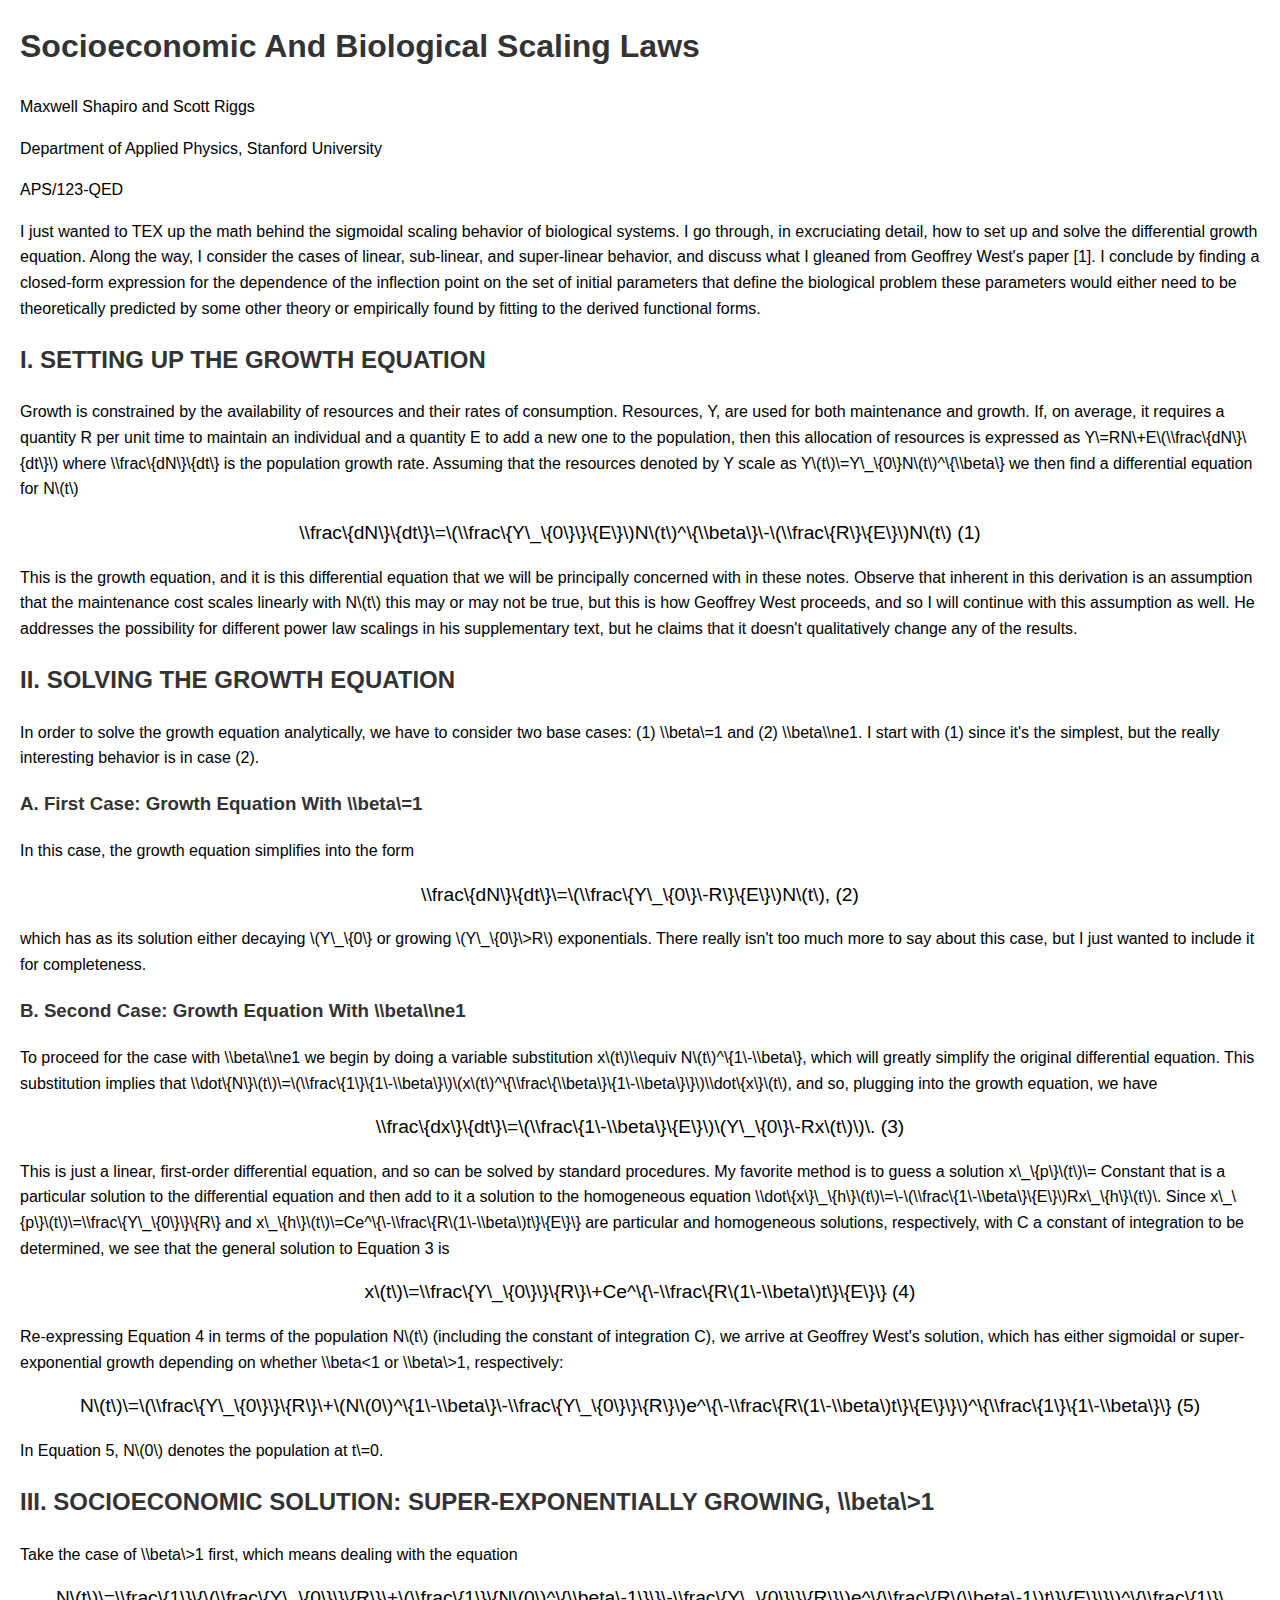
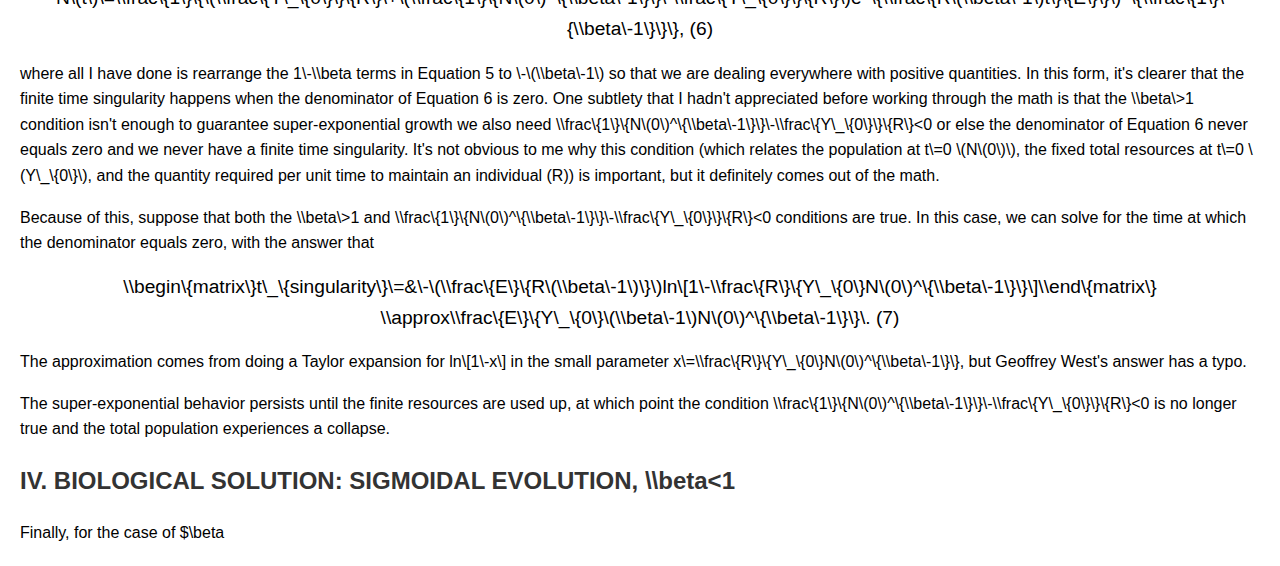
<file: scaling-laws.html>
<!DOCTYPE html>
<html lang="en">
<head>
    <meta charset="UTF-8">
    <meta name="viewport" content="width=device-width, initial-scale=1.0">
    <title>Socioeconomic And Biological Scaling Laws</title>
    <style>
        body {
            font-family: sans-serif;
            line-height: 1.6;
            margin: 20px;
        }
        h1, h2, h3, h4, h5 {
            color: #333;
        }
        .equation {
            text-align: center;
            font-size: 1.2em;
            margin: 10px 0;
        }
    </style>
</head>
<body>

    <h1>Socioeconomic And Biological Scaling Laws</h1>

    <p>Maxwell Shapiro and Scott Riggs</p>
    <p>Department of Applied Physics, Stanford University</p>
    <p>APS/123-QED</p>

    <p>I just wanted to TEX up the math behind the sigmoidal scaling behavior of biological systems. I go through, in excruciating detail, how to set up and solve the differential growth equation. Along the way, I consider the cases of linear, sub-linear, and super-linear behavior, and discuss what I gleaned from Geoffrey West's paper [1]. I conclude by finding a closed-form expression for the dependence of the inflection point on the set of initial parameters that define the biological problem these parameters would either need to be theoretically predicted by some other theory or empirically found by fitting to the derived functional forms.</p>

    <h2>I. SETTING UP THE GROWTH EQUATION</h2>

    <p>Growth is constrained by the availability of resources and their rates of consumption. Resources, Y, are used for both maintenance and growth. If, on average, it requires a quantity R per unit time to maintain an individual and a quantity E to add a new one to the population, then this allocation of resources is expressed as <span class="math-inline">Y\=RN\+E\(\\frac\{dN\}\{dt\}\)</span> where <span class="math-inline">\\frac\{dN\}\{dt\}</span> is the population growth rate. Assuming that the resources denoted by Y scale as <span class="math-inline">Y\(t\)\=Y\_\{0\}N\(t\)^\{\\beta\}</span> we then find a differential equation for <span class="math-inline">N\(t\)</span></p>

    <div class="equation"><span class="math-inline">\\frac\{dN\}\{dt\}\=\(\\frac\{Y\_\{0\}\}\{E\}\)N\(t\)^\{\\beta\}\-\(\\frac\{R\}\{E\}\)N\(t\)</span> (1)</div>

    <p>This is the growth equation, and it is this differential equation that we will be principally concerned with in these notes. Observe that inherent in this derivation is an assumption that the maintenance cost scales linearly with <span class="math-inline">N\(t\)</span> this may or may not be true, but this is how Geoffrey West proceeds, and so I will continue with this assumption as well. He addresses the possibility for different power law scalings in his supplementary text, but he claims that it doesn't qualitatively change any of the results.</p>

    <h2>II. SOLVING THE GROWTH EQUATION</h2>

    <p>In order to solve the growth equation analytically, we have to consider two base cases: (1) <span class="math-inline">\\beta\=1</span> and (2) <span class="math-inline">\\beta\\ne1</span>. I start with (1) since it's the simplest, but the really interesting behavior is in case (2).</p>

    <h3>A. First Case: Growth Equation With <span class="math-inline">\\beta\=1</span></h3>

    <p>In this case, the growth equation simplifies into the form</p>

    <div class="equation"><span class="math-inline">\\frac\{dN\}\{dt\}\=\(\\frac\{Y\_\{0\}\-R\}\{E\}\)N\(t\),</span> (2)</div>

    <p>which has as its solution either decaying <span class="math-inline">\(Y\_\{0\}<R\)</span> or growing <span class="math-inline">\(Y\_\{0\}\>R\)</span> exponentials. There really isn't too much more to say about this case, but I just wanted to include it for completeness.</p>

    <h3>B. Second Case: Growth Equation With <span class="math-inline">\\beta\\ne1</span></h3>

    <p>To proceed for the case with <span class="math-inline">\\beta\\ne1</span> we begin by doing a variable substitution <span class="math-inline">x\(t\)\\equiv N\(t\)^\{1\-\\beta\}</span>, which will greatly simplify the original differential equation. This substitution implies that <span class="math-inline">\\dot\{N\}\(t\)\=\(\\frac\{1\}\{1\-\\beta\}\)\(x\(t\)^\{\\frac\{\\beta\}\{1\-\\beta\}\}\)\\dot\{x\}\(t\)</span>, and so, plugging into the growth equation, we have</p>

    <div class="equation"><span class="math-inline">\\frac\{dx\}\{dt\}\=\(\\frac\{1\-\\beta\}\{E\}\)\(Y\_\{0\}\-Rx\(t\)\)\.</span> (3)</div>

    <p>This is just a linear, first-order differential equation, and so can be solved by standard procedures. My favorite method is to guess a solution <span class="math-inline">x\_\{p\}\(t\)\=</span> Constant that is a particular solution to the differential equation and then add to it a solution to the homogeneous equation <span class="math-inline">\\dot\{x\}\_\{h\}\(t\)\=\-\(\\frac\{1\-\\beta\}\{E\}\)Rx\_\{h\}\(t\)\.</span> Since <span class="math-inline">x\_\{p\}\(t\)\=\\frac\{Y\_\{0\}\}\{R\}</span> and <span class="math-inline">x\_\{h\}\(t\)\=Ce^\{\-\\frac\{R\(1\-\\beta\)t\}\{E\}\}</span> are particular and homogeneous solutions, respectively, with C a constant of integration to be determined, we see that the general solution to Equation 3 is</p>

    <div class="equation"><span class="math-inline">x\(t\)\=\\frac\{Y\_\{0\}\}\{R\}\+Ce^\{\-\\frac\{R\(1\-\\beta\)t\}\{E\}\}</span> (4)</div>

    <p>Re-expressing Equation 4 in terms of the population <span class="math-inline">N\(t\)</span> (including the constant of integration C), we arrive at Geoffrey West's solution, which has either sigmoidal or super-exponential growth depending on whether <span class="math-inline">\\beta<1</span> or <span class="math-inline">\\beta\>1</span>, respectively:</p>

    <div class="equation"><span class="math-inline">N\(t\)\=\(\\frac\{Y\_\{0\}\}\{R\}\+\(N\(0\)^\{1\-\\beta\}\-\\frac\{Y\_\{0\}\}\{R\}\)e^\{\-\\frac\{R\(1\-\\beta\)t\}\{E\}\}\)^\{\\frac\{1\}\{1\-\\beta\}\}</span> (5)</div>

    <p>In Equation 5, <span class="math-inline">N\(0\)</span> denotes the population at <span class="math-inline">t\=0</span>.</p>

    <h2>III. SOCIOECONOMIC SOLUTION: SUPER-EXPONENTIALLY GROWING, <span class="math-inline">\\beta\>1</span></h2>

    <p>Take the case of <span class="math-inline">\\beta\>1</span> first, which means dealing with the equation</p>

    <div class="equation"><span class="math-inline">N\(t\)\=\\frac\{1\}\{\(\\frac\{Y\_\{0\}\}\{R\}\+\(\\frac\{1\}\{N\(0\)^\{\\beta\-1\}\}\-\\frac\{Y\_\{0\}\}\{R\}\)e^\{\\frac\{R\(\\beta\-1\)t\}\{E\}\}\)^\{\\frac\{1\}\{\\beta\-1\}\}\},</span> (6)</div>

    <p>where all I have done is rearrange the <span class="math-inline">1\-\\beta</span> terms in Equation 5 to <span class="math-inline">\-\(\\beta\-1\)</span> so that we are dealing everywhere with positive quantities. In this form, it's clearer that the finite time singularity happens when the denominator of Equation 6 is zero. One subtlety that I hadn't appreciated before working through the math is that the <span class="math-inline">\\beta\>1</span> condition isn't enough to guarantee super-exponential growth we also need <span class="math-inline">\\frac\{1\}\{N\(0\)^\{\\beta\-1\}\}\-\\frac\{Y\_\{0\}\}\{R\}<0</span> or else the denominator of Equation 6 never equals zero and we never have a finite time singularity. It's not obvious to me why this condition (which relates the population at <span class="math-inline">t\=0 \(N\(0\)\)</span>, the fixed total resources at <span class="math-inline">t\=0 \(Y\_\{0\}\)</span>, and the quantity required per unit time to maintain an individual (R)) is important, but it definitely comes out of the math.</p>

    <p>Because of this, suppose that both the <span class="math-inline">\\beta\>1</span> and <span class="math-inline">\\frac\{1\}\{N\(0\)^\{\\beta\-1\}\}\-\\frac\{Y\_\{0\}\}\{R\}<0</span> conditions are true. In this case, we can solve for the time at which the denominator equals zero, with the answer that</p>

    <div class="equation">
        <span class="math-inline">\\begin\{matrix\}t\_\{singularity\}\=&\-\(\\frac\{E\}\{R\(\\beta\-1\)\}\)ln\[1\-\\frac\{R\}\{Y\_\{0\}N\(0\)^\{\\beta\-1\}\}\]\\end\{matrix\}</span>
        <br>
        <span class="math-inline">\\approx\\frac\{E\}\{Y\_\{0\}\(\\beta\-1\)N\(0\)^\{\\beta\-1\}\}\.</span> (7)
    </div>

    <p>The approximation comes from doing a Taylor expansion for <span class="math-inline">ln\[1\-x\]</span> in the small parameter <span class="math-inline">x\=\\frac\{R\}\{Y\_\{0\}N\(0\)^\{\\beta\-1\}\}</span>, but Geoffrey West's answer has a typo.</p>

    <p>The super-exponential behavior persists until the finite resources are used up, at which point the condition <span class="math-inline">\\frac\{1\}\{N\(0\)^\{\\beta\-1\}\}\-\\frac\{Y\_\{0\}\}\{R\}<0</span> is no longer true and the total population experiences a collapse.</p>

    <h2>IV. BIOLOGICAL SOLUTION: SIGMOIDAL EVOLUTION, <span class="math-inline">\\beta<1</span></h2>

    <p>Finally, for the case of $\beta
</file>
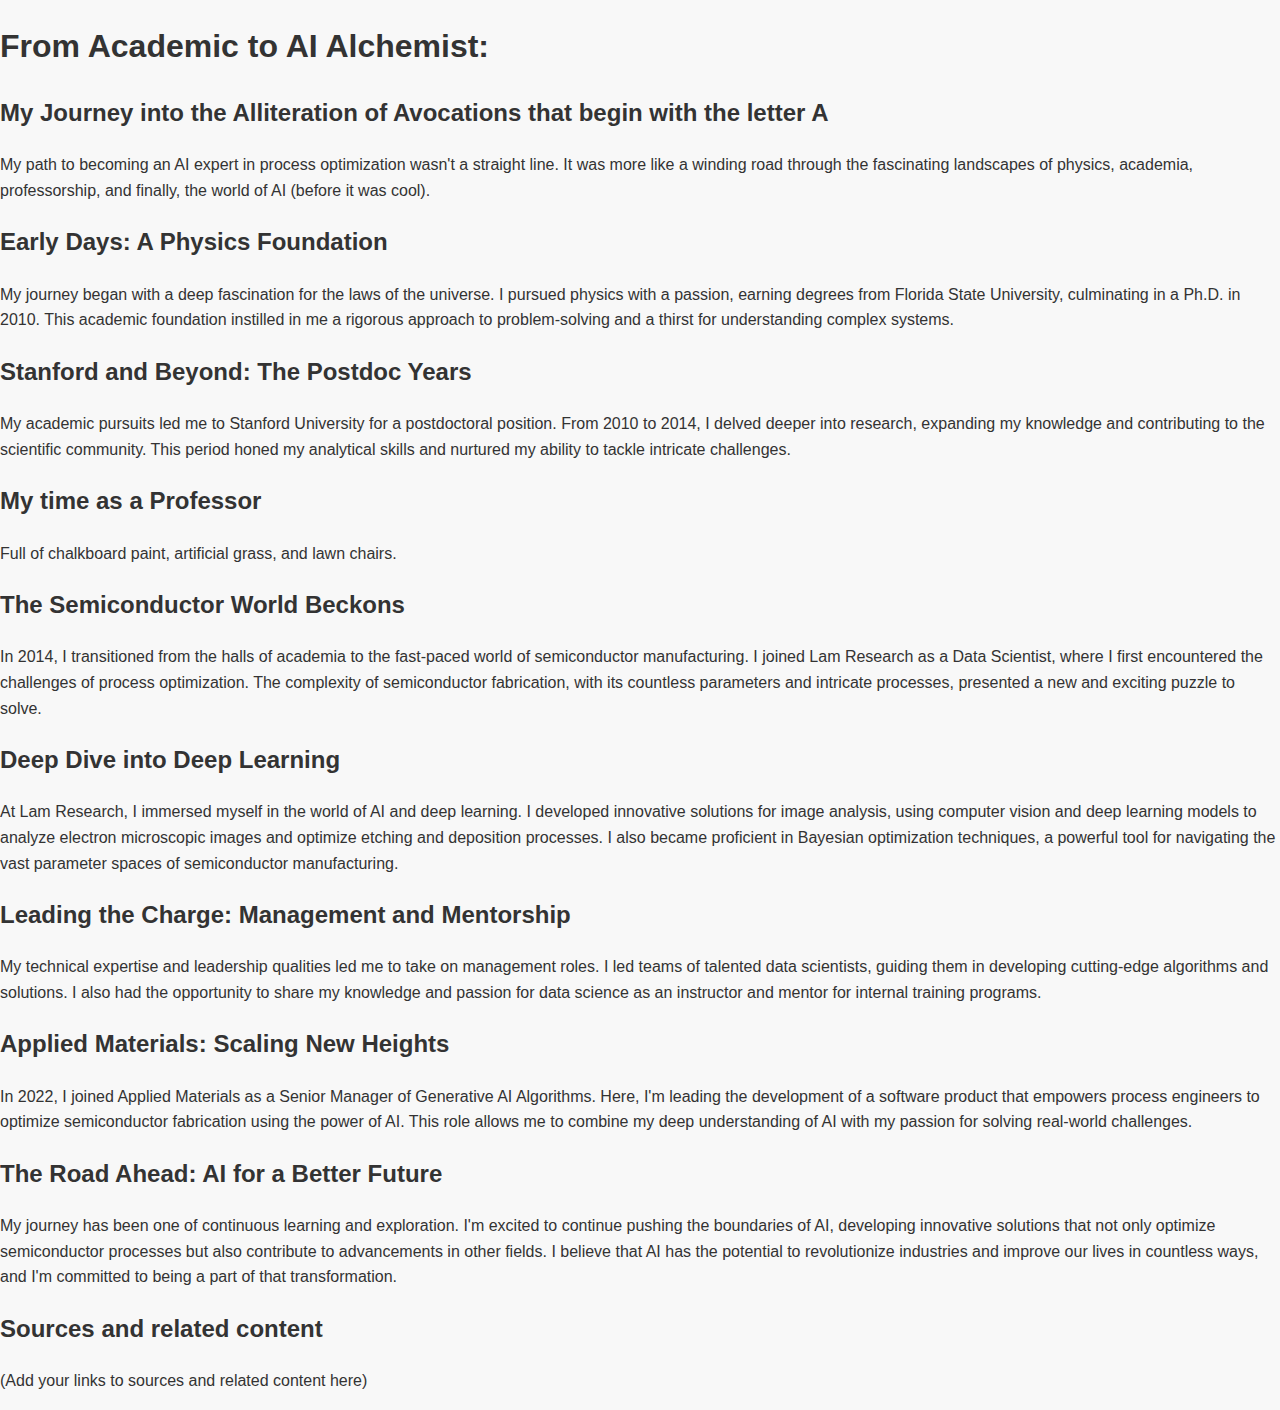
<file: story-of-scott.html>
<!DOCTYPE html>
<html>
<head>
  <title>From Academic to AI Alchemist</title>  
  <style>
    /*  CSS styling (you can reuse the styles from your main page) */
    body {
      font-family: sans-serif;
      margin: 0;
      background-color: #f8f8f8;
      color: #333;
      line-height: 1.6;
    }
    /* ... other styles ... */
  </style>
</head>
<body>

  <header>
    <div class="container">
      <h1>From Academic to AI Alchemist:</h1>
      <h2>My Journey into the Alliteration of Avocations that begin with the letter A</h2>
    </div>
  </header>

  <section>
    <div class="container">

      <p>My path to becoming an AI expert in process optimization wasn't a straight line.
        It was more like a winding road through the fascinating landscapes of physics,
        academia, professorship, and finally, the world of AI (before it was cool).</p>

      <h2>Early Days: A Physics Foundation</h2>
      <p>My journey began with a deep fascination for the laws of the universe. I pursued physics with a passion, earning degrees from Florida State University, culminating in a Ph.D. in 2010. This academic foundation instilled in me a rigorous approach to problem-solving and a thirst for understanding complex systems.</p>

      <h2>Stanford and Beyond: The Postdoc Years</h2>
      <p>My academic pursuits led me to Stanford University for a postdoctoral position. From 2010 to 2014, I delved deeper into research, expanding my knowledge and contributing to the scientific community. This period honed my analytical skills and nurtured my ability to tackle intricate challenges.</p>

      <h2>My time as a Professor</h2>
      <p>Full of chalkboard paint, artificial grass, and lawn chairs.</p>

      <h2>The Semiconductor World Beckons</h2>
      <p>In 2014, I transitioned from the halls of academia to the fast-paced world of semiconductor manufacturing. I joined Lam Research as a Data Scientist, where I first encountered the challenges of process optimization. The complexity of semiconductor fabrication, with its countless parameters and intricate processes, presented a new and exciting puzzle to solve.</p>

      <h2>Deep Dive into Deep Learning</h2>
      <p>At Lam Research, I immersed myself in the world of AI and deep learning. I developed innovative solutions for image analysis, using computer vision and deep learning models to analyze electron microscopic images and optimize etching and deposition processes. I also became proficient in Bayesian optimization techniques, a powerful tool for navigating the vast parameter spaces of semiconductor manufacturing.</p>

      <h2>Leading the Charge: Management and Mentorship</h2>
      <p>My technical expertise and leadership qualities led me to take on management roles. I led teams of talented data scientists, guiding them in developing cutting-edge algorithms and solutions. I also had the opportunity to share my knowledge and passion for data science as an instructor and mentor for internal training programs.</p>

      <h2>Applied Materials: Scaling New Heights</h2>
      <p>In 2022, I joined Applied Materials as a Senior Manager of Generative AI Algorithms. Here, I'm leading the development of a software product that empowers process engineers to optimize semiconductor fabrication using the power of AI. This role allows me to combine my deep understanding of AI with my passion for solving real-world challenges.</p>

      <h2>The Road Ahead: AI for a Better Future</h2>
      <p>My journey has been one of continuous learning and exploration. I'm excited to continue pushing the boundaries of AI, developing innovative solutions that not only optimize semiconductor processes but also contribute to advancements in other fields. I believe that AI has the potential to revolutionize industries and improve our lives in countless ways, and I'm committed to being a part of that transformation.</p>

      <h2>Sources and related content</h2>
      <p> (Add your links to sources and related content here) </p>

    </div>
  </section>

</body>
</html>
</file>
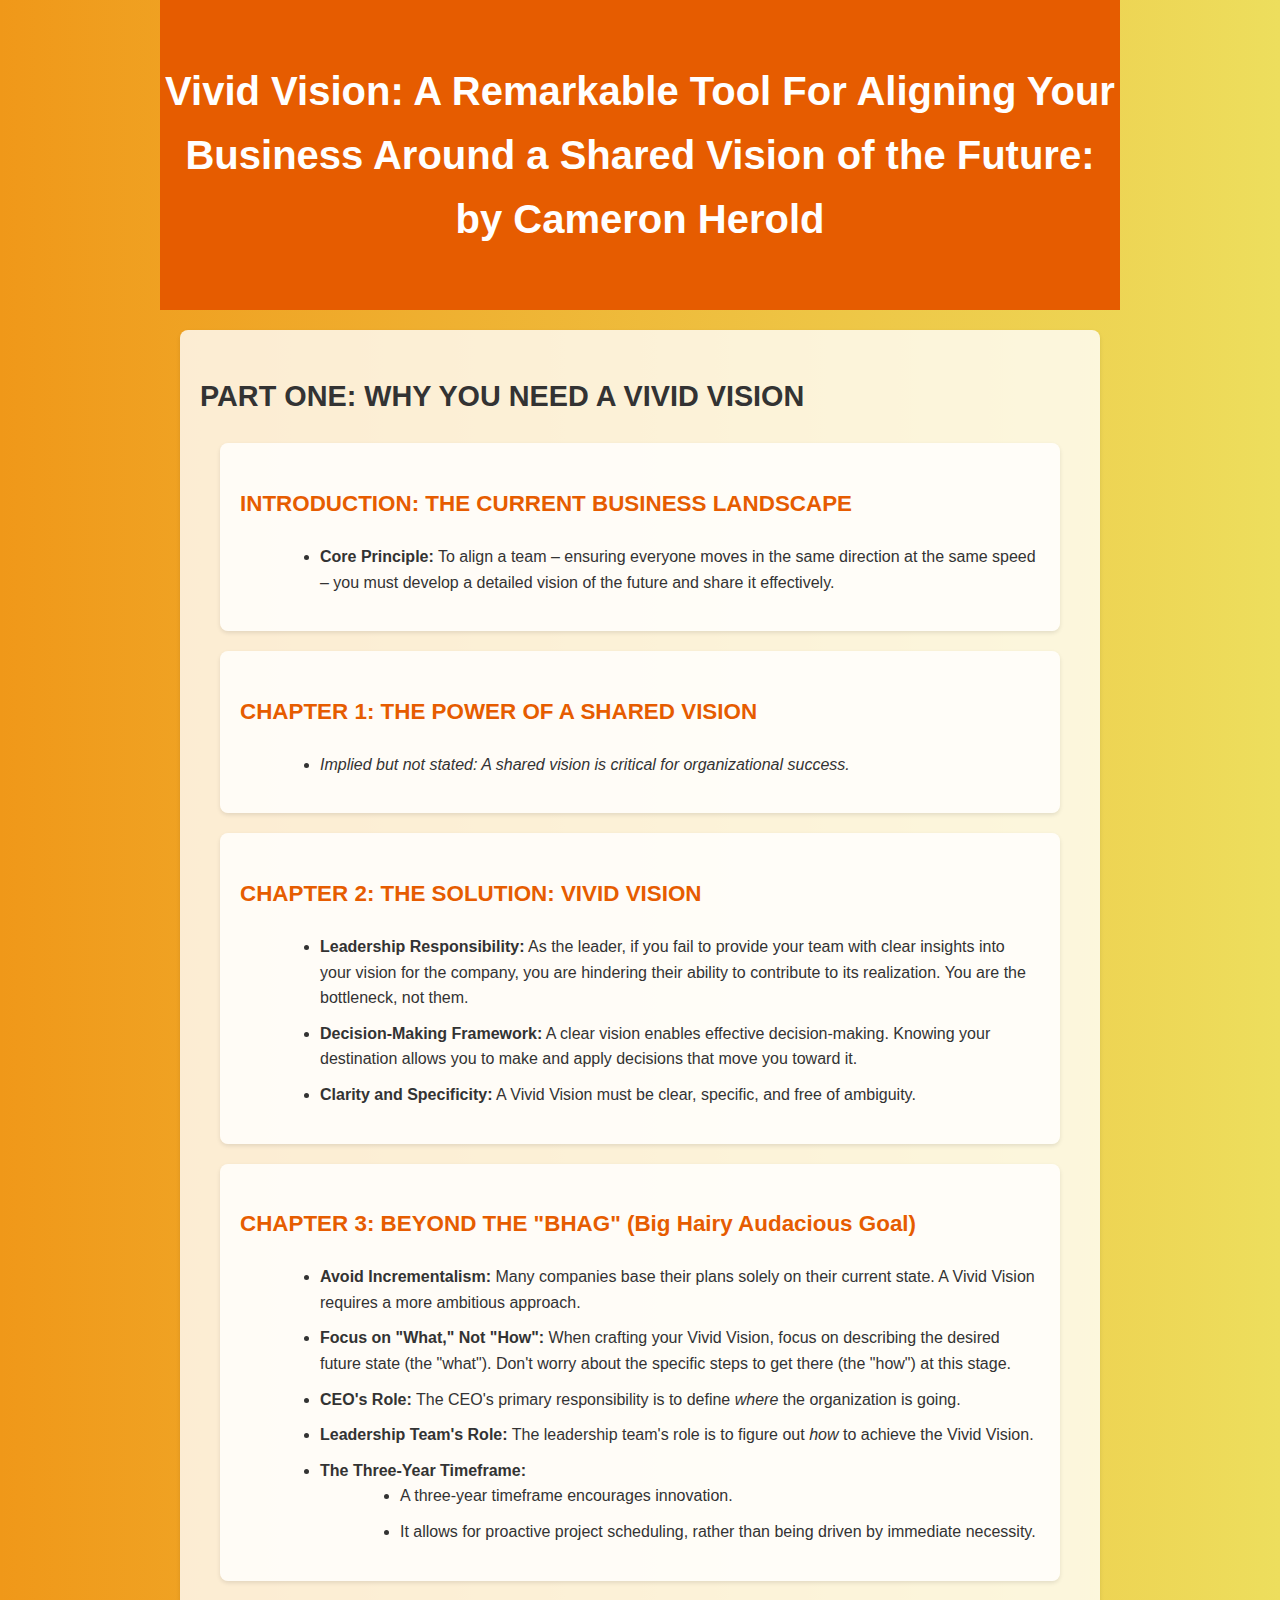
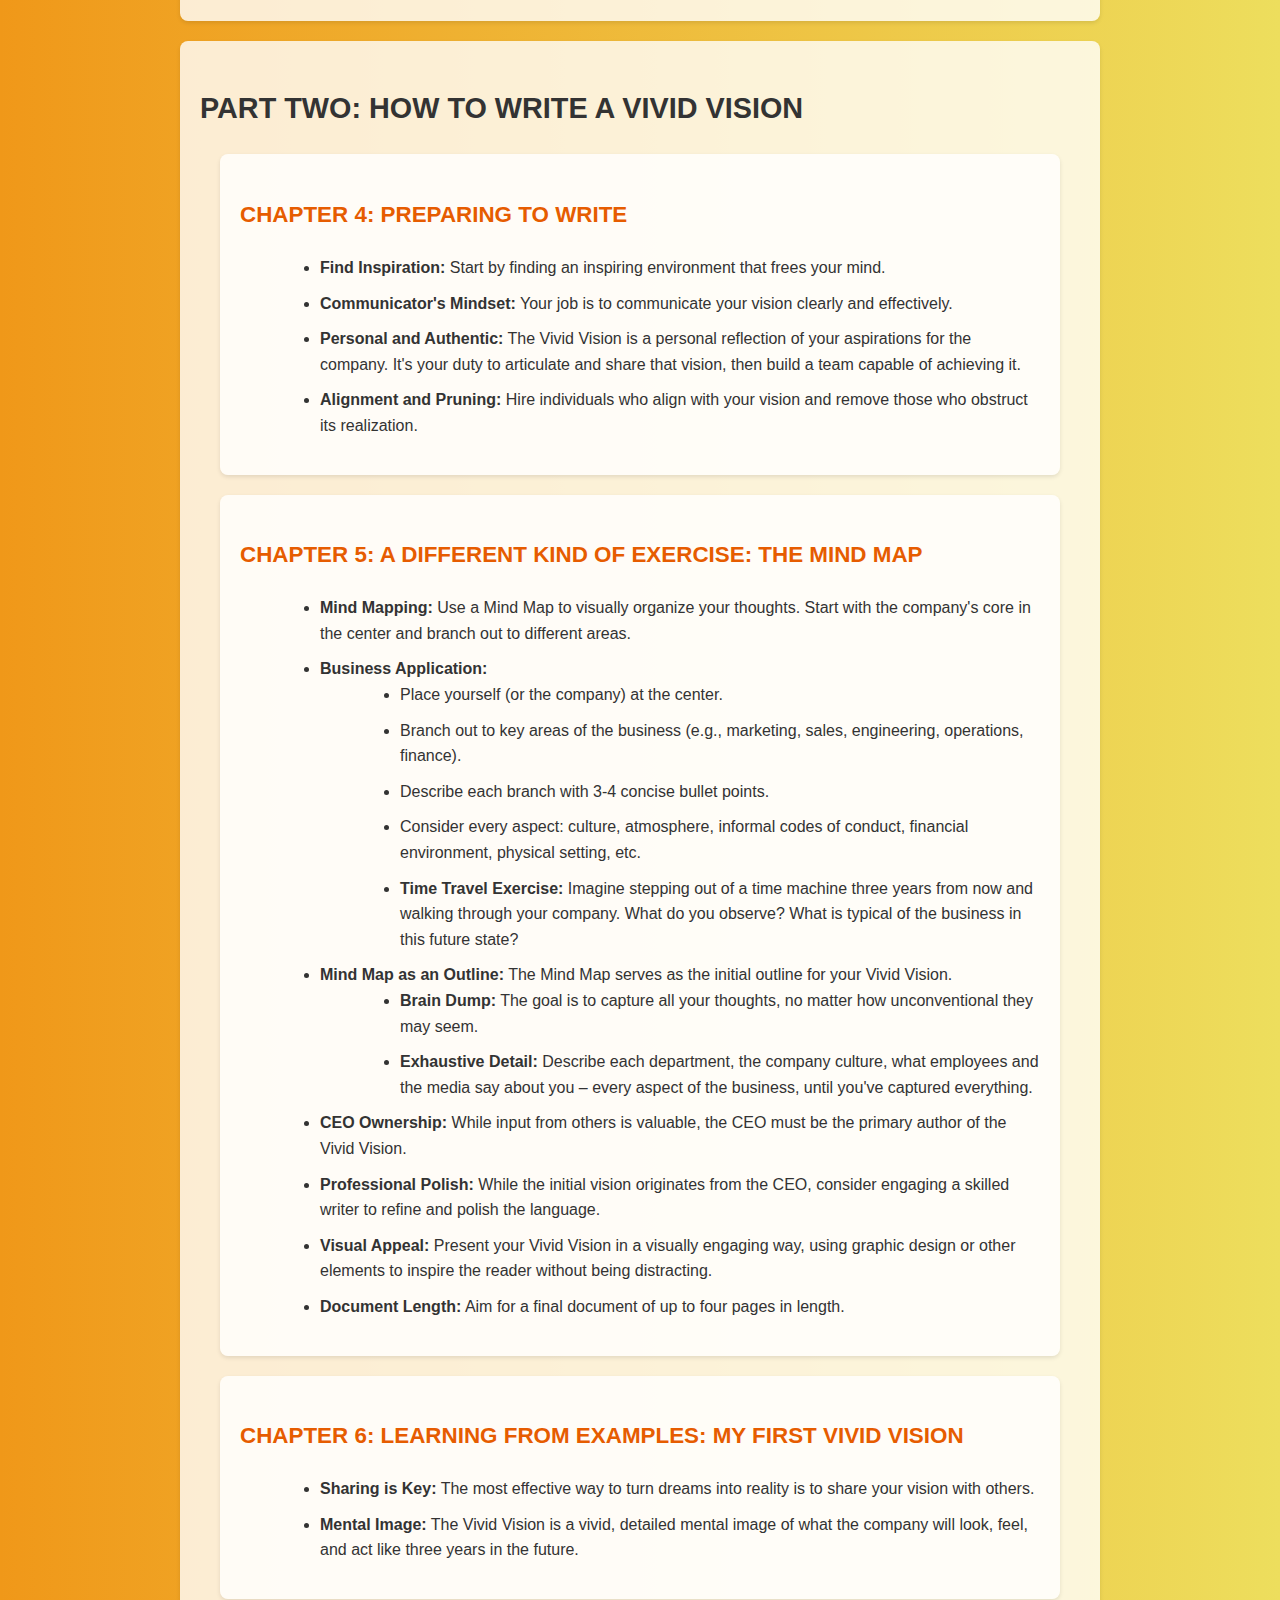
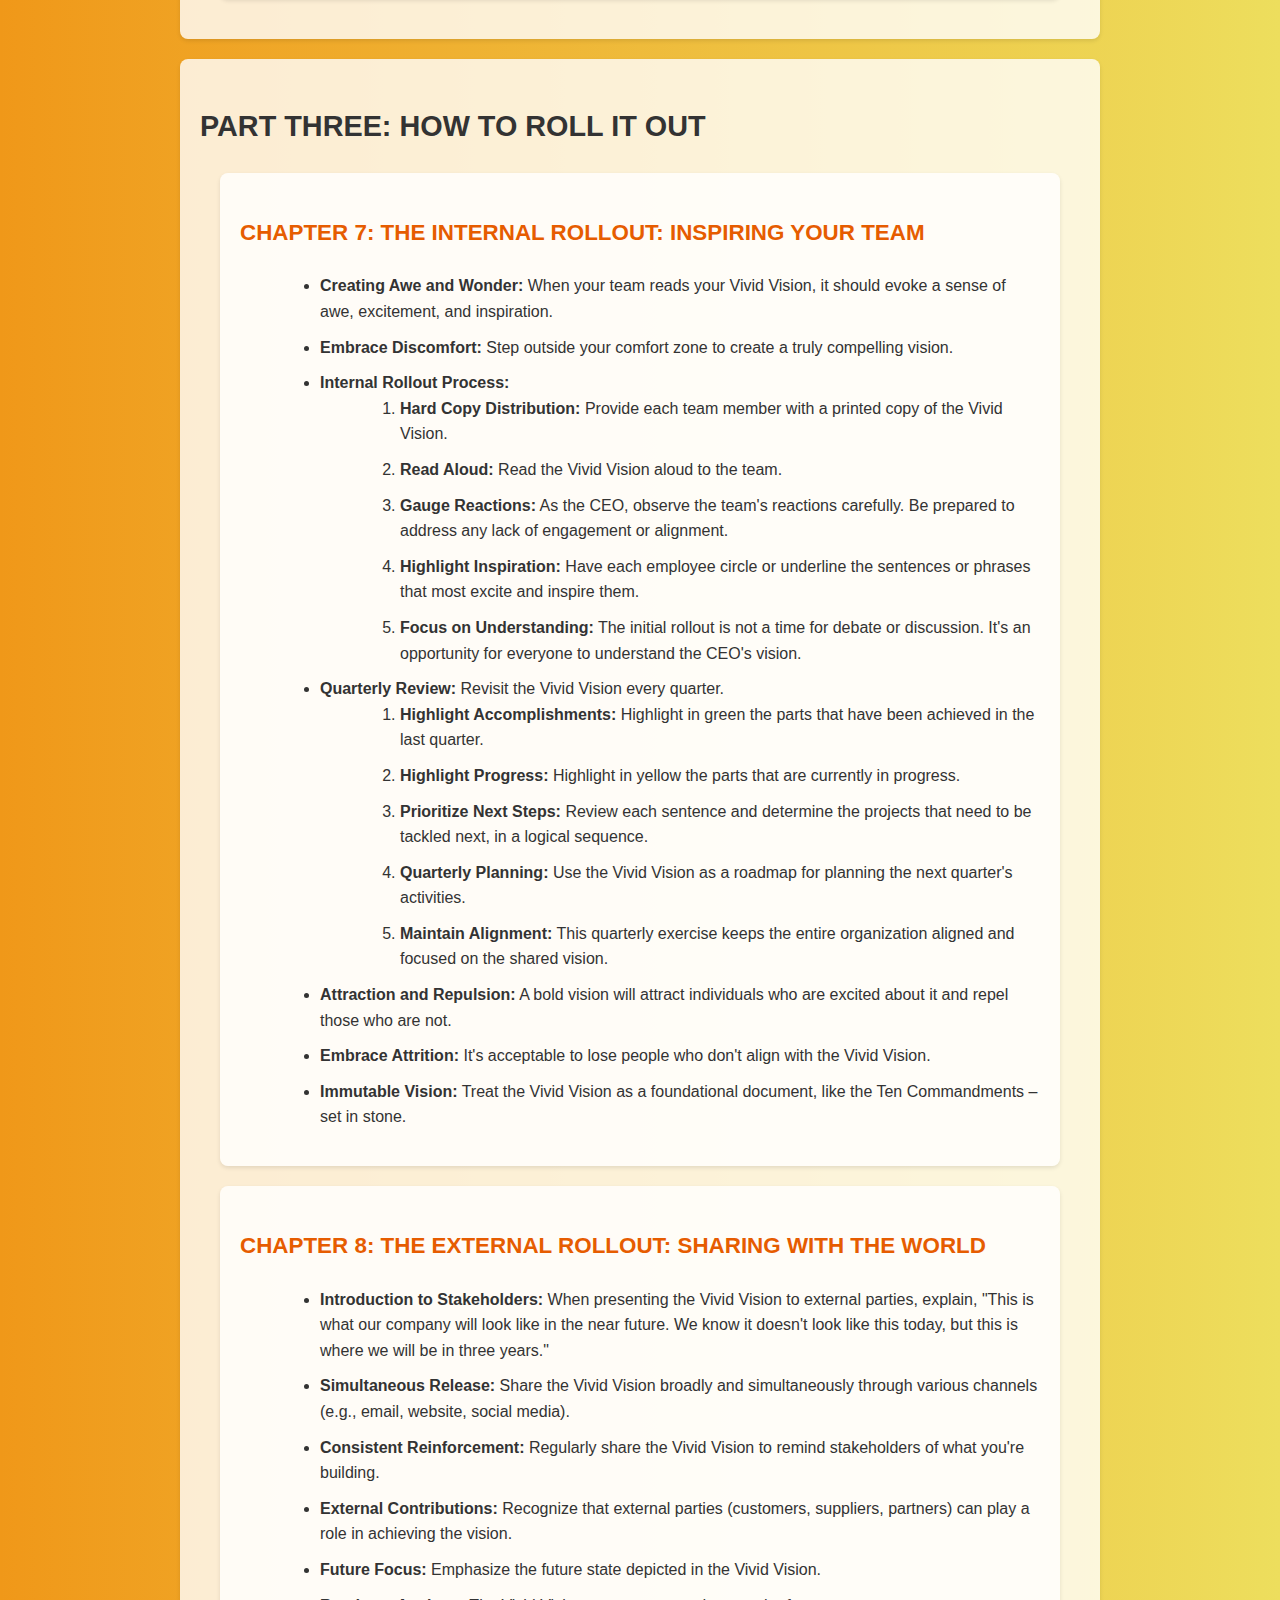
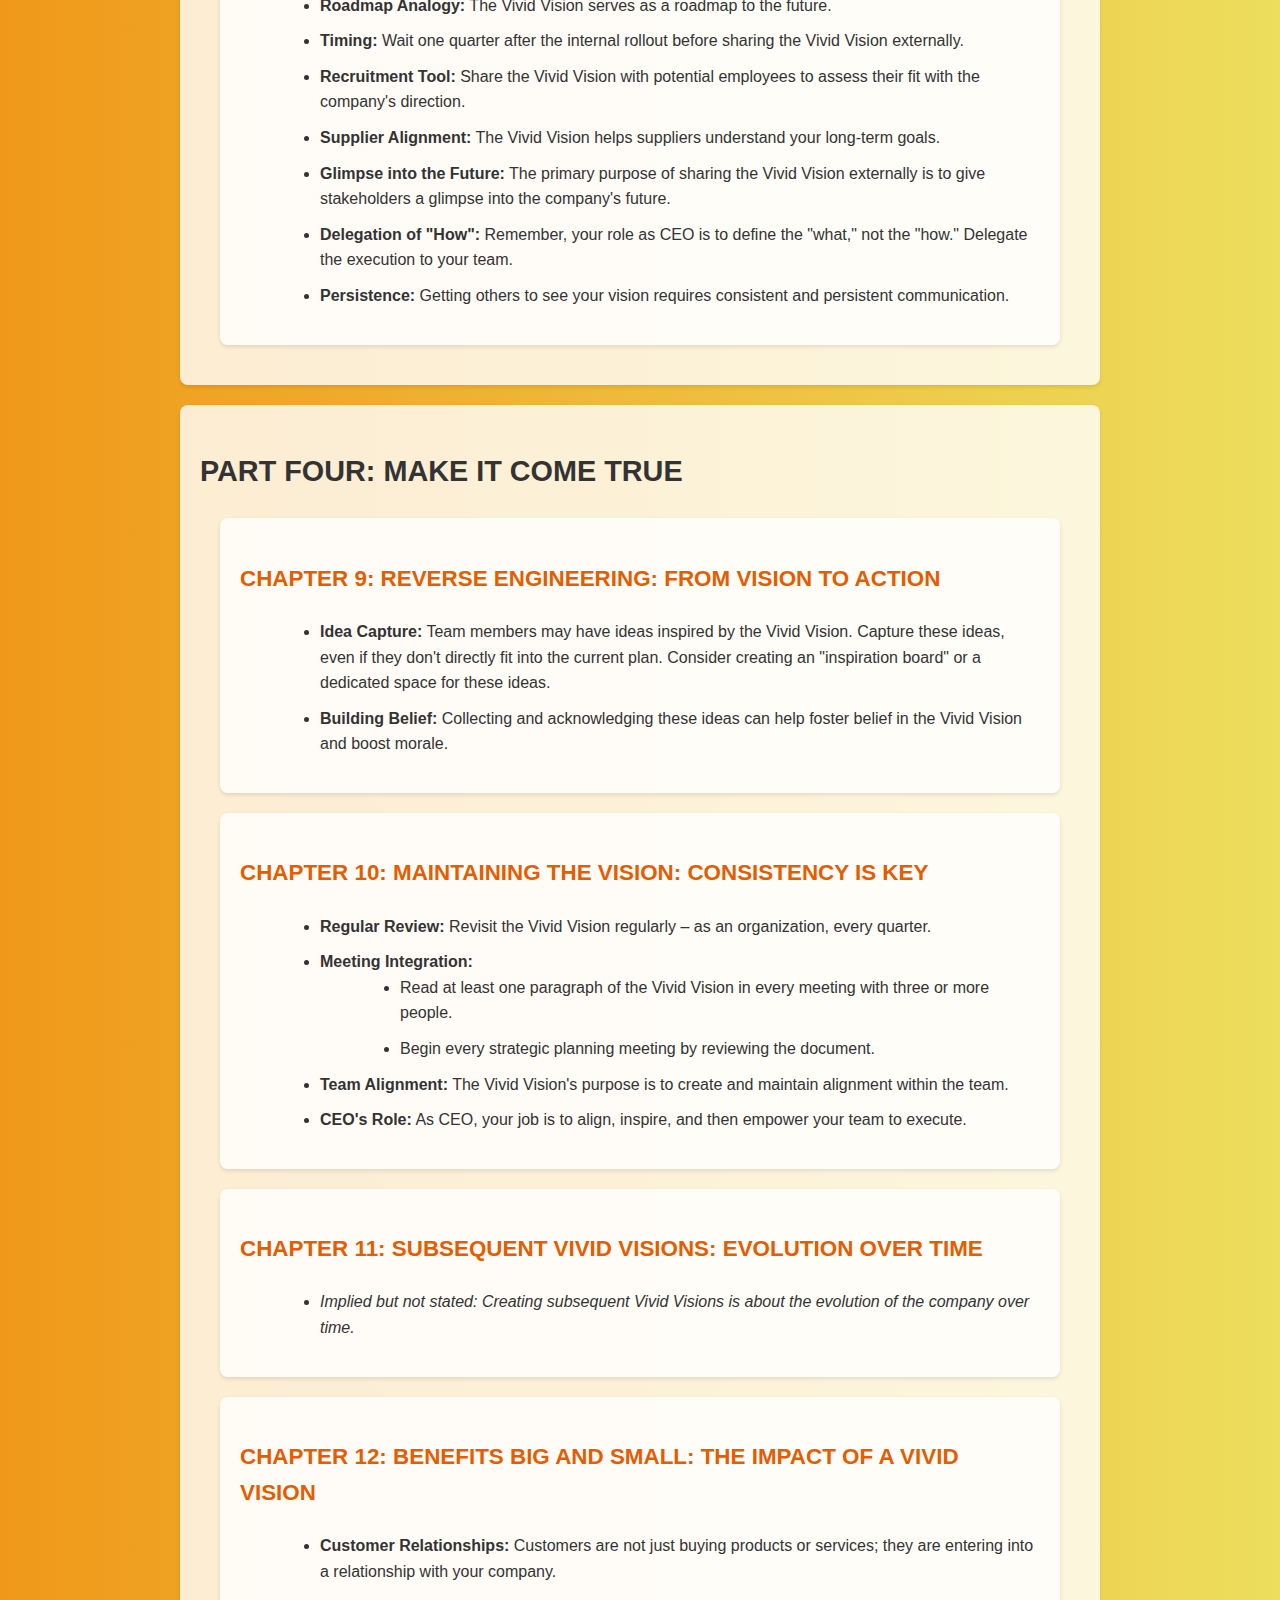
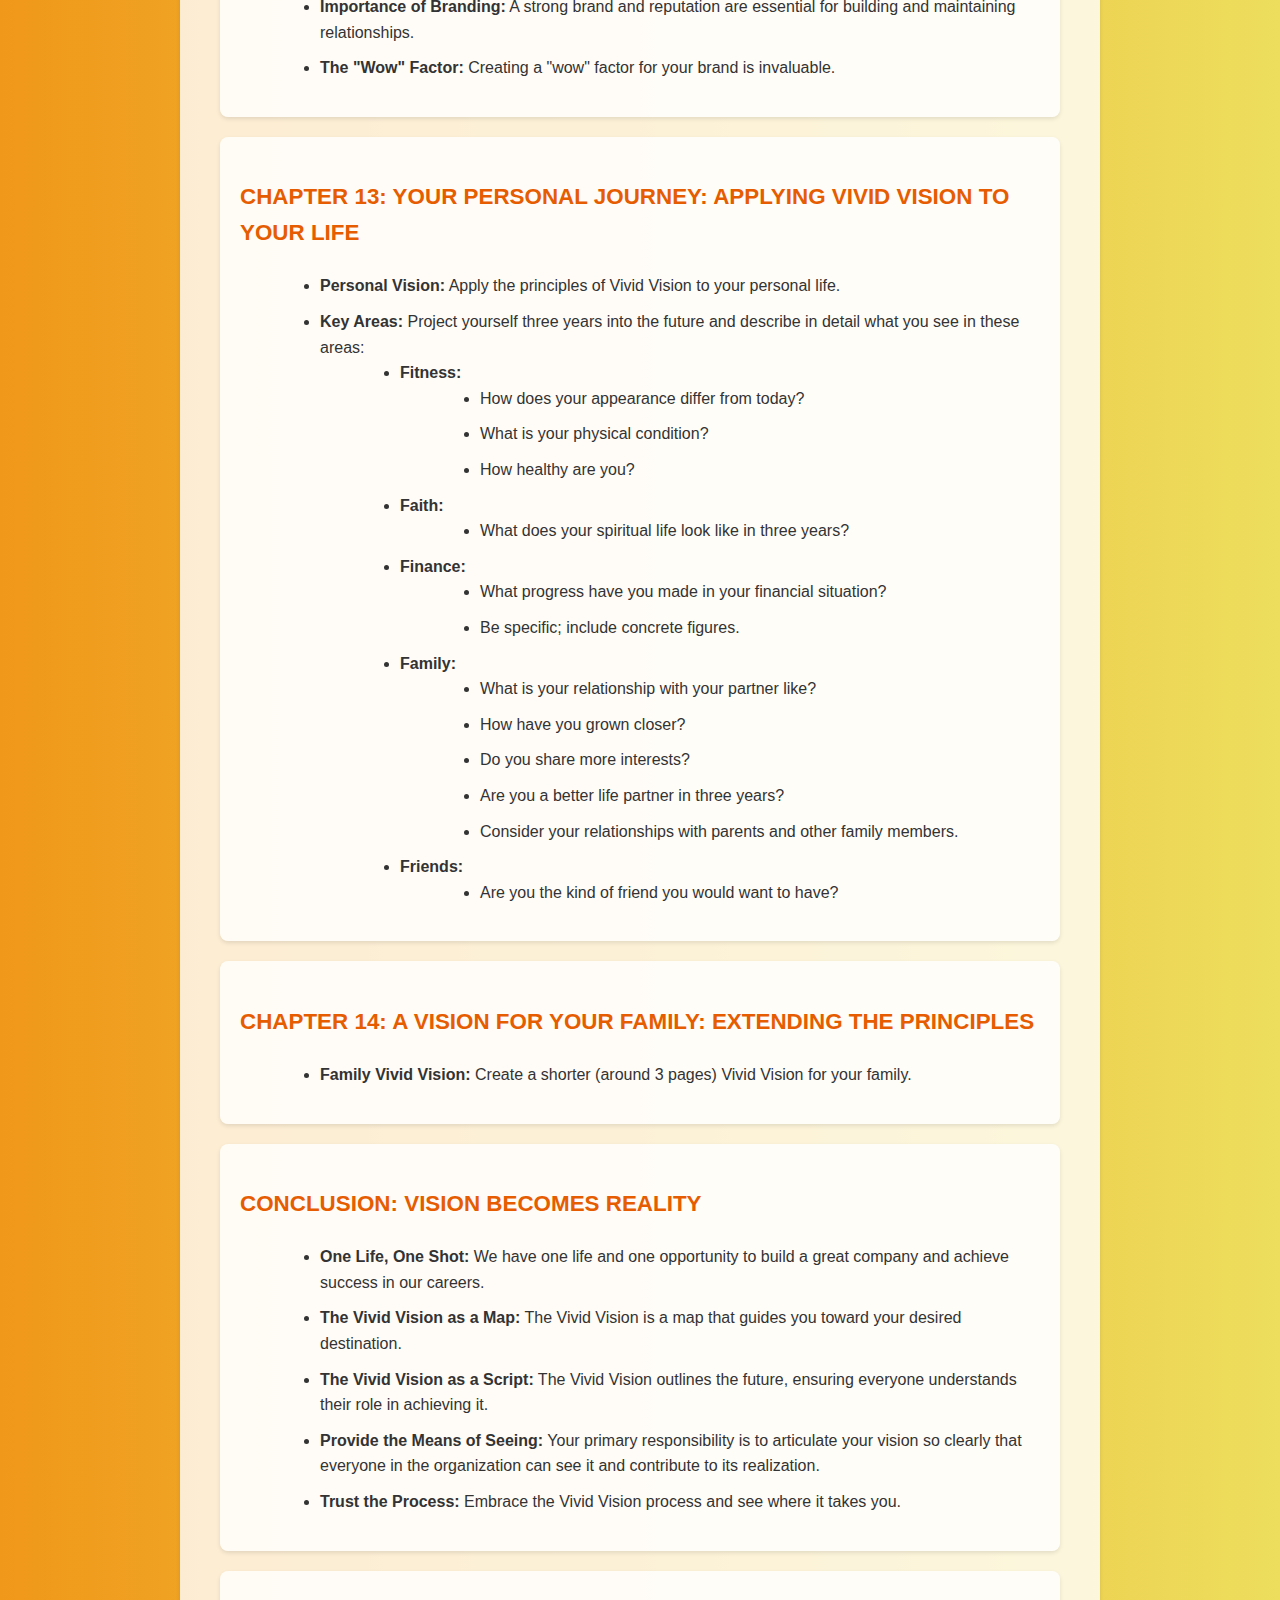
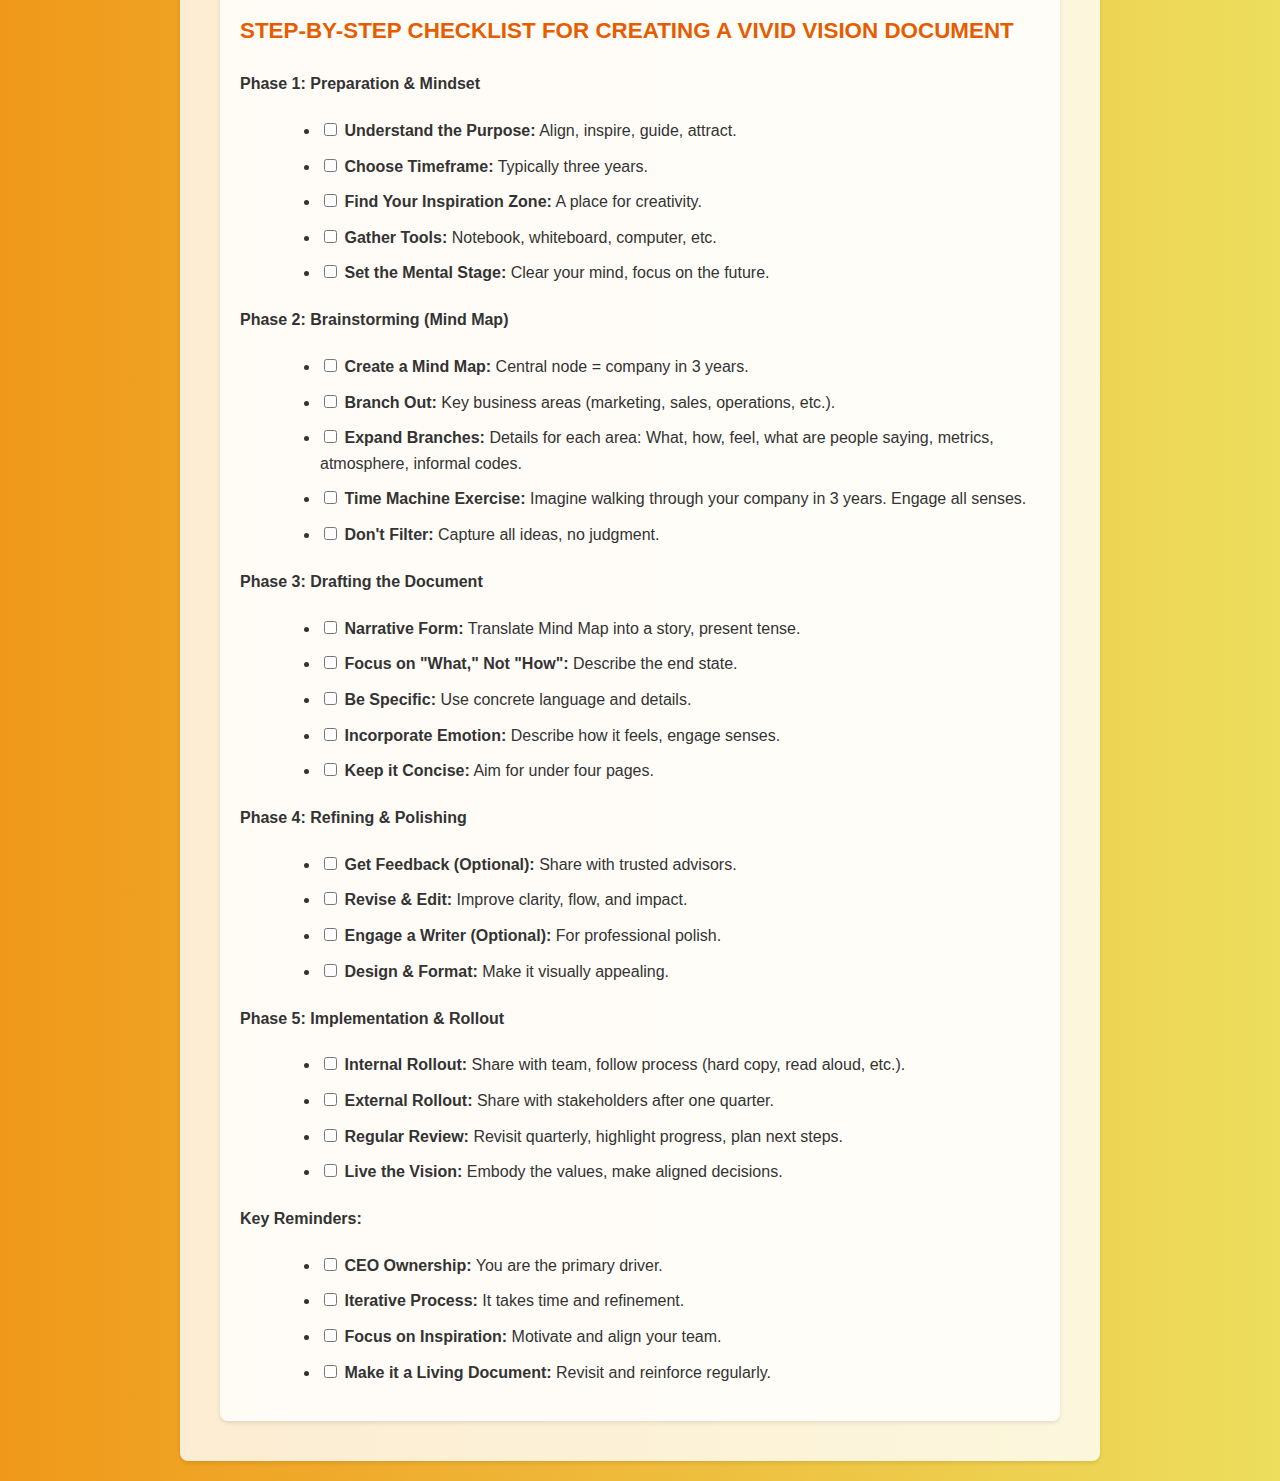
<file: vivid-vision.html>
<!DOCTYPE html>
<html lang="en">
<head>
    <meta charset="UTF-8">
    <meta name="viewport" content="width=device-width, initial-scale=1.0">
    <title>Vivid Vision: A Guide to Aligning Your Business</title>
    <link rel="stylesheet" href="styles-vivid-vision.css">
</head>
<body>
    <article class="vivid-vision">
        <header>
            <h1>Vivid Vision: A Remarkable Tool For Aligning Your Business Around a 
                Shared Vision of the Future: by Cameron Herold</h1>
        </header>

        <section class="part">
            <h2>PART ONE: WHY YOU NEED A VIVID VISION</h2>

            <section class="chapter">
                <h3>INTRODUCTION: THE CURRENT BUSINESS LANDSCAPE</h3>
                <ul>
                    <li><strong>Core Principle:</strong> To align a team – ensuring 
                        everyone moves in the same direction at the same speed – you must
                        develop a detailed vision of the future and share it effectively.
                    </li>
                </ul>
            </section>

            <section class="chapter">
                <h3>CHAPTER 1: THE POWER OF A SHARED VISION</h3>
                <ul>
                  <li><em>Implied but not stated: A shared vision is critical for 
                    organizational success.</em></li>
                </ul>
            </section>

            <section class="chapter">
                <h3>CHAPTER 2: THE SOLUTION: VIVID VISION</h3>
                <ul>
                    <li><strong>Leadership Responsibility:</strong> As the leader, if you fail to provide your team with clear insights into your vision for the company, you are hindering their ability to contribute to its realization. You are the bottleneck, not them.</li>
                    <li><strong>Decision-Making Framework:</strong> A clear vision enables effective decision-making. Knowing your destination allows you to make and apply decisions that move you toward it.</li>
                    <li><strong>Clarity and Specificity:</strong> A Vivid Vision must be clear, specific, and free of ambiguity.</li>
                </ul>
            </section>

            <section class="chapter">
                <h3>CHAPTER 3: BEYOND THE "BHAG" (Big Hairy Audacious Goal)</h3>
                <ul>
                    <li><strong>Avoid Incrementalism:</strong> Many companies base their plans solely on their current state. A Vivid Vision requires a more ambitious approach.</li>
                    <li><strong>Focus on "What," Not "How":</strong> When crafting your Vivid Vision, focus on describing the desired future state (the "what"). Don't worry about the specific steps to get there (the "how") at this stage.</li>
                    <li><strong>CEO's Role:</strong> The CEO's primary responsibility is to define <em>where</em> the organization is going.</li>
                    <li><strong>Leadership Team's Role:</strong> The leadership team's role is to figure out <em>how</em> to achieve the Vivid Vision.</li>
                    <li><strong>The Three-Year Timeframe:</strong>
                        <ul>
                          <li>A three-year timeframe encourages innovation.</li>
                          <li>It allows for proactive project scheduling, rather than being driven by immediate necessity.</li>
                        </ul>
                    </li>
                </ul>
            </section>
        </section>

        <section class="part">
            <h2>PART TWO: HOW TO WRITE A VIVID VISION</h2>

            <section class="chapter">
                <h3>CHAPTER 4: PREPARING TO WRITE</h3>
                <ul>
                    <li><strong>Find Inspiration:</strong> Start by finding an inspiring environment that frees your mind.</li>
                    <li><strong>Communicator's Mindset:</strong> Your job is to communicate your vision clearly and effectively.</li>
                    <li><strong>Personal and Authentic:</strong> The Vivid Vision is a personal reflection of your aspirations for the company. It's your duty to articulate and share that vision, then build a team capable of achieving it.</li>
                    <li><strong>Alignment and Pruning:</strong> Hire individuals who align with your vision and remove those who obstruct its realization.</li>
                </ul>
            </section>

            <section class="chapter">
                <h3>CHAPTER 5: A DIFFERENT KIND OF EXERCISE: THE MIND MAP</h3>
                <ul>
                    <li><strong>Mind Mapping:</strong> Use a Mind Map to visually organize your thoughts. Start with the company's core in the center and branch out to different areas.</li>
                    <li><strong>Business Application:</strong>
                        <ul>
                            <li>Place yourself (or the company) at the center.</li>
                            <li>Branch out to key areas of the business (e.g., marketing, sales, engineering, operations, finance).</li>
                            <li>Describe each branch with 3-4 concise bullet points.</li>
                            <li>Consider every aspect: culture, atmosphere, informal codes of conduct, financial environment, physical setting, etc.</li>
                            <li><strong>Time Travel Exercise:</strong> Imagine stepping out of a time machine three years from now and walking through your company. What do you observe? What is typical of the business in this future state?</li>
                        </ul>
                    </li>
                    <li><strong>Mind Map as an Outline:</strong> The Mind Map serves as the initial outline for your Vivid Vision.
                        <ul>
                            <li><strong>Brain Dump:</strong> The goal is to capture all your thoughts, no matter how unconventional they may seem.</li>
                            <li><strong>Exhaustive Detail:</strong> Describe each department, the company culture, what employees and the media say about you – every aspect of the business, until you've captured everything.</li>
                        </ul>
                    </li>
                    <li><strong>CEO Ownership:</strong> While input from others is valuable, the CEO must be the primary author of the Vivid Vision.</li>
                    <li><strong>Professional Polish:</strong> While the initial vision originates from the CEO, consider engaging a skilled writer to refine and polish the language.</li>
                    <li><strong>Visual Appeal:</strong> Present your Vivid Vision in a visually engaging way, using graphic design or other elements to inspire the reader without being distracting.</li>
                    <li><strong>Document Length:</strong> Aim for a final document of up to four pages in length.</li>
                </ul>
            </section>

            <section class="chapter">
                <h3>CHAPTER 6: LEARNING FROM EXAMPLES: MY FIRST VIVID VISION</h3>
                <ul>
                    <li><strong>Sharing is Key:</strong> The most effective way to turn dreams into reality is to share your vision with others.</li>
                    <li><strong>Mental Image:</strong> The Vivid Vision is a vivid, detailed mental image of what the company will look, feel, and act like three years in the future.</li>
                </ul>
            </section>
        </section>

        <section class="part">
            <h2>PART THREE: HOW TO ROLL IT OUT</h2>

            <section class="chapter">
                <h3>CHAPTER 7: THE INTERNAL ROLLOUT: INSPIRING YOUR TEAM</h3>
                <ul>
                    <li><strong>Creating Awe and Wonder:</strong> When your team reads your Vivid Vision, it should evoke a sense of awe, excitement, and inspiration.</li>
                    <li><strong>Embrace Discomfort:</strong> Step outside your comfort zone to create a truly compelling vision.</li>
                    <li><strong>Internal Rollout Process:</strong>
                        <ol>
                            <li><strong>Hard Copy Distribution:</strong> Provide each team member with a printed copy of the Vivid Vision.</li>
                            <li><strong>Read Aloud:</strong> Read the Vivid Vision aloud to the team.</li>
                            <li><strong>Gauge Reactions:</strong> As the CEO, observe the team's reactions carefully. Be prepared to address any lack of engagement or alignment.</li>
                            <li><strong>Highlight Inspiration:</strong> Have each employee circle or underline the sentences or phrases that most excite and inspire them.</li>
                            <li><strong>Focus on Understanding:</strong> The initial rollout is not a time for debate or discussion. It's an opportunity for everyone to understand the CEO's vision.</li>
                        </ol>
                    </li>
                    <li><strong>Quarterly Review:</strong> Revisit the Vivid Vision every quarter.
                        <ol>
                            <li><strong>Highlight Accomplishments:</strong> Highlight in green the parts that have been achieved in the last quarter.</li>
                            <li><strong>Highlight Progress:</strong> Highlight in yellow the parts that are currently in progress.</li>
                            <li><strong>Prioritize Next Steps:</strong> Review each sentence and determine the projects that need to be tackled next, in a logical sequence.</li>
                            <li><strong>Quarterly Planning:</strong> Use the Vivid Vision as a roadmap for planning the next quarter's activities.</li>
                            <li><strong>Maintain Alignment:</strong> This quarterly exercise keeps the entire organization aligned and focused on the shared vision.</li>
                        </ol>
                    </li>
                    <li><strong>Attraction and Repulsion:</strong> A bold vision will attract individuals who are excited about it and repel those who are not.</li>
                    <li><strong>Embrace Attrition:</strong> It's acceptable to lose people who don't align with the Vivid Vision.</li>
                    <li><strong>Immutable Vision:</strong> Treat the Vivid Vision as a foundational document, like the Ten Commandments – set in stone.</li>
                </ul>
            </section>

            <section class="chapter">
                <h3>CHAPTER 8: THE EXTERNAL ROLLOUT: SHARING WITH THE WORLD</h3>
                <ul>
                    <li><strong>Introduction to Stakeholders:</strong> When presenting the Vivid Vision to external parties, explain, "This is what our company will look like in the near future. We know it doesn't look like this today, but this is where we will be in three years."</li>
                    <li><strong>Simultaneous Release:</strong> Share the Vivid Vision broadly and simultaneously through various channels (e.g., email, website, social media).</li>
                    <li><strong>Consistent Reinforcement:</strong> Regularly share the Vivid Vision to remind stakeholders of what you're building.</li>
                    <li><strong>External Contributions:</strong> Recognize that external parties (customers, suppliers, partners) can play a role in achieving the vision.</li>
                    <li><strong>Future Focus:</strong> Emphasize the future state depicted in the Vivid Vision.</li>
                    <li><strong>Roadmap Analogy:</strong> The Vivid Vision serves as a roadmap to the future.</li>
                    <li><strong>Timing:</strong> Wait one quarter after the internal rollout before sharing the Vivid Vision externally.</li>
                    <li><strong>Recruitment Tool:</strong> Share the Vivid Vision with potential employees to assess their fit with the company's direction.</li>
                    <li><strong>Supplier Alignment:</strong> The Vivid Vision helps suppliers understand your long-term goals.</li>
                    <li><strong>Glimpse into the Future:</strong> The primary purpose of sharing the Vivid Vision externally is to give stakeholders a glimpse into the company's future.</li>
                    <li><strong>Delegation of "How":</strong> Remember, your role as CEO is to define the "what," not the "how." Delegate the execution to your team.</li>
                    <li><strong>Persistence:</strong> Getting others to see your vision requires consistent and persistent communication.</li>
                </ul>
            </section>
        </section>
        
        <section class="part">
            <h2>PART FOUR: MAKE IT COME TRUE</h2>

            <section class="chapter">
                <h3>CHAPTER 9: REVERSE ENGINEERING: FROM VISION TO ACTION</h3>
                <ul>
                    <li><strong>Idea Capture:</strong> Team members may have ideas inspired by the Vivid Vision. Capture these ideas, even if they don't directly fit into the current plan. Consider creating an "inspiration board" or a dedicated space for these ideas.</li>
                    <li><strong>Building Belief:</strong> Collecting and acknowledging these ideas can help foster belief in the Vivid Vision and boost morale.</li>
                </ul>
            </section>

            <section class="chapter">
                <h3>CHAPTER 10: MAINTAINING THE VISION: CONSISTENCY IS KEY</h3>
                <ul>
                    <li><strong>Regular Review:</strong> Revisit the Vivid Vision regularly – as an organization, every quarter.</li>
                    <li><strong>Meeting Integration:</strong>
                        <ul>
                            <li>Read at least one paragraph of the Vivid Vision in every meeting with three or more people.</li>
                            <li>Begin every strategic planning meeting by reviewing the document.</li>
                        </ul>
                    </li>
                    <li><strong>Team Alignment:</strong> The Vivid Vision's purpose is to create and maintain alignment within the team.</li>
                    <li><strong>CEO's Role:</strong> As CEO, your job is to align, inspire, and then empower your team to execute.</li>
                </ul>
            </section>

            <section class="chapter">
                <h3>CHAPTER 11: SUBSEQUENT VIVID VISIONS: EVOLUTION OVER TIME</h3>
                <ul>
                  <li><em>Implied but not stated: Creating subsequent Vivid Visions is about the evolution of the company over time.</em></li>
                </ul>
            </section>

            <section class="chapter">
                <h3>CHAPTER 12: BENEFITS BIG AND SMALL: THE IMPACT OF A VIVID VISION</h3>
                <ul>
                    <li><strong>Customer Relationships:</strong> Customers are not just buying products or services; they are entering into a relationship with your company.</li>
                    <li><strong>Importance of Branding:</strong> A strong brand and reputation are essential for building and maintaining relationships.</li>
                    <li><strong>The "Wow" Factor:</strong> Creating a "wow" factor for your brand is invaluable.</li>
                </ul>
            </section>

            <section class="chapter">
                <h3>CHAPTER 13: YOUR PERSONAL JOURNEY: APPLYING VIVID VISION TO YOUR LIFE</h3>
                <ul>
                    <li><strong>Personal Vision:</strong> Apply the principles of Vivid Vision to your personal life.</li>
                    <li><strong>Key Areas:</strong> Project yourself three years into the future and describe in detail what you see in these areas:
                        <ul>
                            <li><strong>Fitness:</strong>
                                <ul>
                                    <li>How does your appearance differ from today?</li>
                                    <li>What is your physical condition?</li>
                                    <li>How healthy are you?</li>
                                </ul>
                            </li>
                            <li><strong>Faith:</strong>
                                <ul>
                                    <li>What does your spiritual life look like in three years?</li>
                                </ul>
                            </li>
                            <li><strong>Finance:</strong>
                                <ul>
                                    <li>What progress have you made in your financial situation?</li>
                                    <li>Be specific; include concrete figures.</li>
                                </ul>
                            </li>
                            <li><strong>Family:</strong>
                                <ul>
                                    <li>What is your relationship with your partner like?</li>
                                    <li>How have you grown closer?</li>
                                    <li>Do you share more interests?</li>
                                    <li>Are you a better life partner in three years?</li>
                                    <li>Consider your relationships with parents and other family members.</li>
                                </ul>
                            </li>
                            <li><strong>Friends:</strong>
                                <ul>
                                    <li>Are you the kind of friend you would want to have?</li>
                                </ul>
                            </li>
                        </ul>
                    </li>
                </ul>
            </section>

            <section class="chapter">
                <h3>CHAPTER 14: A VISION FOR YOUR FAMILY: EXTENDING THE PRINCIPLES</h3>
                <ul>
                    <li><strong>Family Vivid Vision:</strong> Create a shorter (around 3 pages) Vivid Vision for your family.</li>
                </ul>
            </section>

            <section class="chapter">
            <h3>CONCLUSION: VISION BECOMES REALITY</h3>

            <ul>
                <li><strong>One Life, One Shot:</strong> We have one life and one opportunity to build a great company and achieve success in our careers.</li>
                <li><strong>The Vivid Vision as a Map:</strong> The Vivid Vision is a map that guides you toward your desired destination.</li>
                <li><strong>The Vivid Vision as a Script:</strong> The Vivid Vision outlines the future, ensuring everyone understands their role in achieving it.</li>
                <li><strong>Provide the Means of Seeing:</strong> Your primary responsibility is to articulate your vision so clearly that everyone in the organization can see it and contribute to its realization.</li>
                <li><strong>Trust the Process:</strong> Embrace the Vivid Vision process and see where it takes you.</li>
            </ul>
            </section>

            <section class="chapter">
                <h3>STEP-BY-STEP CHECKLIST FOR CREATING A VIVID VISION DOCUMENT</h3>
    
                <h4>Phase 1: Preparation & Mindset</h4>
                <ul>
                    <li><input type="checkbox"> <strong>Understand the Purpose:</strong> Align, inspire, guide, attract.</li>
                    <li><input type="checkbox"> <strong>Choose Timeframe:</strong> Typically three years.</li>
                    <li><input type="checkbox"> <strong>Find Your Inspiration Zone:</strong> A place for creativity.</li>
                    <li><input type="checkbox"> <strong>Gather Tools:</strong> Notebook, whiteboard, computer, etc.</li>
                    <li><input type="checkbox"> <strong>Set the Mental Stage:</strong> Clear your mind, focus on the future.</li>
                </ul>
    
                <h4>Phase 2: Brainstorming (Mind Map)</h4>
                <ul>
                    <li><input type="checkbox"> <strong>Create a Mind Map:</strong> Central node = company in 3 years.</li>
                    <li><input type="checkbox"> <strong>Branch Out:</strong> Key business areas (marketing, sales, operations, etc.).</li>
                    <li><input type="checkbox"> <strong>Expand Branches:</strong> Details for each area: What, how, feel, what are people saying, metrics, atmosphere, informal codes.</li>
                    <li><input type="checkbox"> <strong>Time Machine Exercise:</strong> Imagine walking through your company in 3 years. Engage all senses.</li>
                    <li><input type="checkbox"> <strong>Don't Filter:</strong> Capture all ideas, no judgment.</li>
                </ul>
    
                <h4>Phase 3: Drafting the Document</h4>
                <ul>
                    <li><input type="checkbox"> <strong>Narrative Form:</strong> Translate Mind Map into a story, present tense.</li>
                    <li><input type="checkbox"> <strong>Focus on "What," Not "How":</strong> Describe the end state.</li>
                    <li><input type="checkbox"> <strong>Be Specific:</strong> Use concrete language and details.</li>
                    <li><input type="checkbox"> <strong>Incorporate Emotion:</strong> Describe how it feels, engage senses.</li>
                    <li><input type="checkbox"> <strong>Keep it Concise:</strong> Aim for under four pages.</li>
                </ul>
    
                <h4>Phase 4: Refining & Polishing</h4>
                <ul>
                    <li><input type="checkbox"> <strong>Get Feedback (Optional):</strong> Share with trusted advisors.</li>
                    <li><input type="checkbox"> <strong>Revise & Edit:</strong> Improve clarity, flow, and impact.</li>
                    <li><input type="checkbox"> <strong>Engage a Writer (Optional):</strong> For professional polish.</li>
                    <li><input type="checkbox"> <strong>Design & Format:</strong> Make it visually appealing.</li>
                </ul>
    
                <h4>Phase 5: Implementation & Rollout</h4>
                <ul>
                    <li><input type="checkbox"> <strong>Internal Rollout:</strong> Share with team, follow process (hard copy, read aloud, etc.).</li>
                    <li><input type="checkbox"> <strong>External Rollout:</strong> Share with stakeholders after one quarter.</li>
                    <li><input type="checkbox"> <strong>Regular Review:</strong> Revisit quarterly, highlight progress, plan next steps.</li>
                    <li><input type="checkbox"> <strong>Live the Vision:</strong> Embody the values, make aligned decisions.</li>
                </ul>
    
                <h4>Key Reminders:</h4>
                <ul>
                    <li><input type="checkbox"> <strong>CEO Ownership:</strong> You are the primary driver.</li>
                    <li><input type="checkbox"> <strong>Iterative Process:</strong> It takes time and refinement.</li>
                    <li><input type="checkbox"> <strong>Focus on Inspiration:</strong> Motivate and align your team.</li>
                    <li><input type="checkbox"> <strong>Make it a Living Document:</strong> Revisit and reinforce regularly.</li>
                </ul>
            </section>

        </section>
    </article>
</body>
</html>
</file>
<file: styles.css>
body {
    background: linear-gradient(to right, #f09819, #edde5d);
    color: #333;
    font-family: 'lato', sans-serif;
    margin: 0;
    line-height: 1.6;
}

header {
    background-color: #e65c00;
    color: #fff;
    text-align: center;
    padding: 2em 0;
    background-image: url("chalkboard.jpg");
    background-size: cover;
    background-position: center;
}

h1, h2, h3 {
    font-weight: 600;
}

section {
    padding: 20px;
    margin: 20px;
    background: rgba(255, 255, 255, 0.8);
    border-radius: 8px;
    box-shadow: 0 2px 4px rgba(0, 0, 0, 0.1);
}

.container {
    max-width: 960px;
    margin: 0 auto;
    padding: 0 20px;
}

.blog-post {
    border-bottom: 5px solid #eeaa7d;
    padding-bottom: 30px;
    margin-bottom: 30px;
    display: flex;           /* Enable flexbox layout */
    flex-direction: column; /* Stack elements vertically by default */
    align-items: flex-start; /* Align items to the left */
}

.blog-post img {
    width: 200px;
    height: 150px;
    object-fit: cover;
    margin-right: 20px;
    align-self: flex-start; /* Align the image to the right */
    margin-top: 10px;     /* Add some space above the image */
}

.blog-post p {
    margin-top: 10px;     /* Add some space above the paragraph */
    margin: 0;
}

.blog-post h3 {
    color: #e65c00;
}

a {
    color: #e65c00;
}

.contact-icons img {
    width: 64px;  /* Set your desired width */
    height: 64px; /* Set your desired height */
}

.contact-icons {
    display: flex;          /* Enables flexbox layout */
    justify-content: space-between; /* Evenly distribute icons with space between them */
    align-items: center;     /* Vertically align icons to the center */
}

.contact-icons a { 
    display: inline-block; 
}
</file>
<file: styles-book-review.css>
body {
    background: linear-gradient(to right, #f09819, #edde5d);
    color: #333;
    font-family: 'Lato', sans-serif;
    margin: 0;
    line-height: 1.6;
}

header {
    background-color: #e65c00; /* Fallback color */
    /* Remove comment to add image */
    /* background-image: url("chalkboard.jpg");  */
    background-size: cover;
    background-position: center;
    color: #fff;
    text-align: center;
    padding: 2em 0;
}

h1,
h2,
h3 {
    font-weight: 600;
}

h1 {
  font-size: 2.5em;
}

h2 {
  font-size: 1.8em;
}

h3 {
  font-size: 1.4em;
  color: #e65c00;
}

.part, .chapter {
  padding: 20px;
  margin: 20px;
  background: rgba(255, 255, 255, 0.8);
  border-radius: 8px;
  box-shadow: 0 2px 4px rgba(0, 0, 0, 0.1);
}

.sub-chapter {
  margin-bottom: 20px;
}

.container {
    max-width: 960px;
    margin: 0 auto;
    padding: 0 20px;
}

.book-review {
  max-width: 960px;
  margin: 0 auto;
  padding: 0 20px;
}

a {
    color: #e65c00;
}

ul {
  list-style-type: disc;
  margin-left: 40px;
}

li {
  margin-bottom: 10px;
}

ol {
  list-style-type: decimal;
  margin-left: 40px;
}

strong {
  font-weight: 600;
}

/* Responsive Design */
@media (max-width: 600px) {
    .book-review {
        max-width: 95%;
        margin: 10px auto;
        padding: 10px;
    }

    h1 {
        font-size: 2em;
    }

    h2 {
        font-size: 1.5em;
    }

    h3 {
        font-size: 1.2em;
    }
}
</file>
<file: styles-vivid-vision.css>
body {
    background: linear-gradient(to right, #f09819, #edde5d);
    color: #333;
    font-family: 'Lato', sans-serif;
    margin: 0;
    line-height: 1.6;
}

header {
    background-color: #e65c00; /* Fallback color */
    /* Remove comment to add image */
    /* background-image: url("chalkboard.jpg");  */
    background-size: cover;
    background-position: center;
    color: #fff;
    text-align: center;
    padding: 2em 0;
}

h1,
h2,
h3 {
    font-weight: 600;
}

h1 {
  font-size: 2.5em;
}

h2 {
  font-size: 1.8em;
}

h3 {
  font-size: 1.4em;
  color: #e65c00;
}

.part, .chapter {
  padding: 20px;
  margin: 20px;
  background: rgba(255, 255, 255, 0.8);
  border-radius: 8px;
  box-shadow: 0 2px 4px rgba(0, 0, 0, 0.1);
}

.container {
    max-width: 960px;
    margin: 0 auto;
    padding: 0 20px;
}

.vivid-vision {
  max-width: 960px;
  margin: 0 auto;
  padding: 0 20px;
}

a {
    color: #e65c00;
}

ul {
  list-style-type: disc;
  margin-left: 40px;
}

li {
  margin-bottom: 10px;
}

ol {
  list-style-type: decimal;
  margin-left: 40px;
}

strong {
  font-weight: 600;
}

/* Responsive Design */
@media (max-width: 600px) {
    .vivid-vision {
        max-width: 95%;
        margin: 10px auto;
        padding: 10px;
    }

    h1 {
        font-size: 2em;
    }

    h2 {
        font-size: 1.5em;
    }

    h3 {
        font-size: 1.2em;
    }
}
</file>
